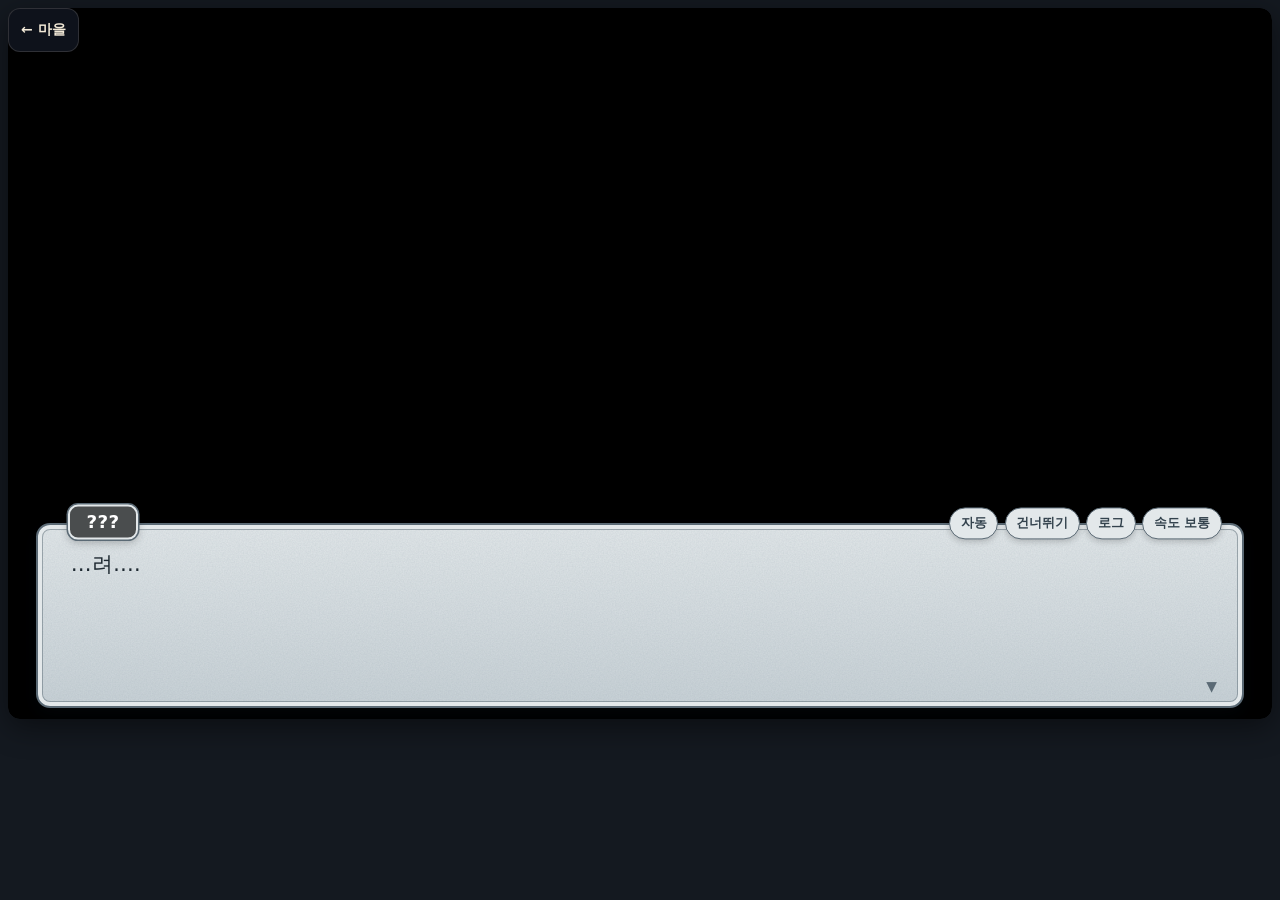
<file: index.html>
<!doctype html>
<html lang="ko">
<head>
<meta charset="utf-8">
<meta name="viewport" content="width=device-width, initial-scale=1, viewport-fit=cover">
<meta name="theme-color" content="#253B35">
<meta name="color-scheme" content="only light">
<title>TALELIA · 테일리아</title>
<style>html,body{margin:0;height:100%;background:#253B35;color:#F4ECD8;font-family:system-ui,'Malgun Gothic',sans-serif}
body{display:flex;align-items:center;justify-content:center;text-align:center}a{color:#D7B779}</style>
<script src="js/story/progress.js?v=1f4dce3c9d6a"></script>
<script>
/* 입구 (배포 빌드가 만듦 · 저장은 읽기만): 마을 구경을 끝낸 저장(stage.intro 참 · 클리어 · 뽑기 기록)이면 마을, 아니면 프롤로그
   저장이 없거나 망가졌거나 읽을 수 없으면 프롤로그 · 프롤로그는 중간 저장(talelia.story.progress)이 있으면 그 장면부터 · ?savekey 는 그대로 넘김 */
(function(){
  var q = new URLSearchParams(location.search), sk = q.get('savekey'), go = 'story.html', save = null;
  try{ var raw = localStorage.getItem(sk || 'talelia.gacha.v1'); if(raw != null) save = JSON.parse(raw); }catch(e){ save = null; }
  try{ if(window.TaleliaProgress && window.TaleliaProgress.started(save)) go = 'town.html'; }catch(e){}
  window.__entry = go;
  if(q.get('entry') === 'stay') return;   /* 시험용: 이동하지 않고 고른 곳만 남김 */
  location.replace(go + (sk ? '?savekey=' + encodeURIComponent(sk) : ''));
})();
</script>
</head>
<body><p>테일리아로 가는 중… <noscript>이 게임은 JavaScript 가 필요해요.</noscript><a href="story.html">바로 가기</a></p></body>
</html>
</file>
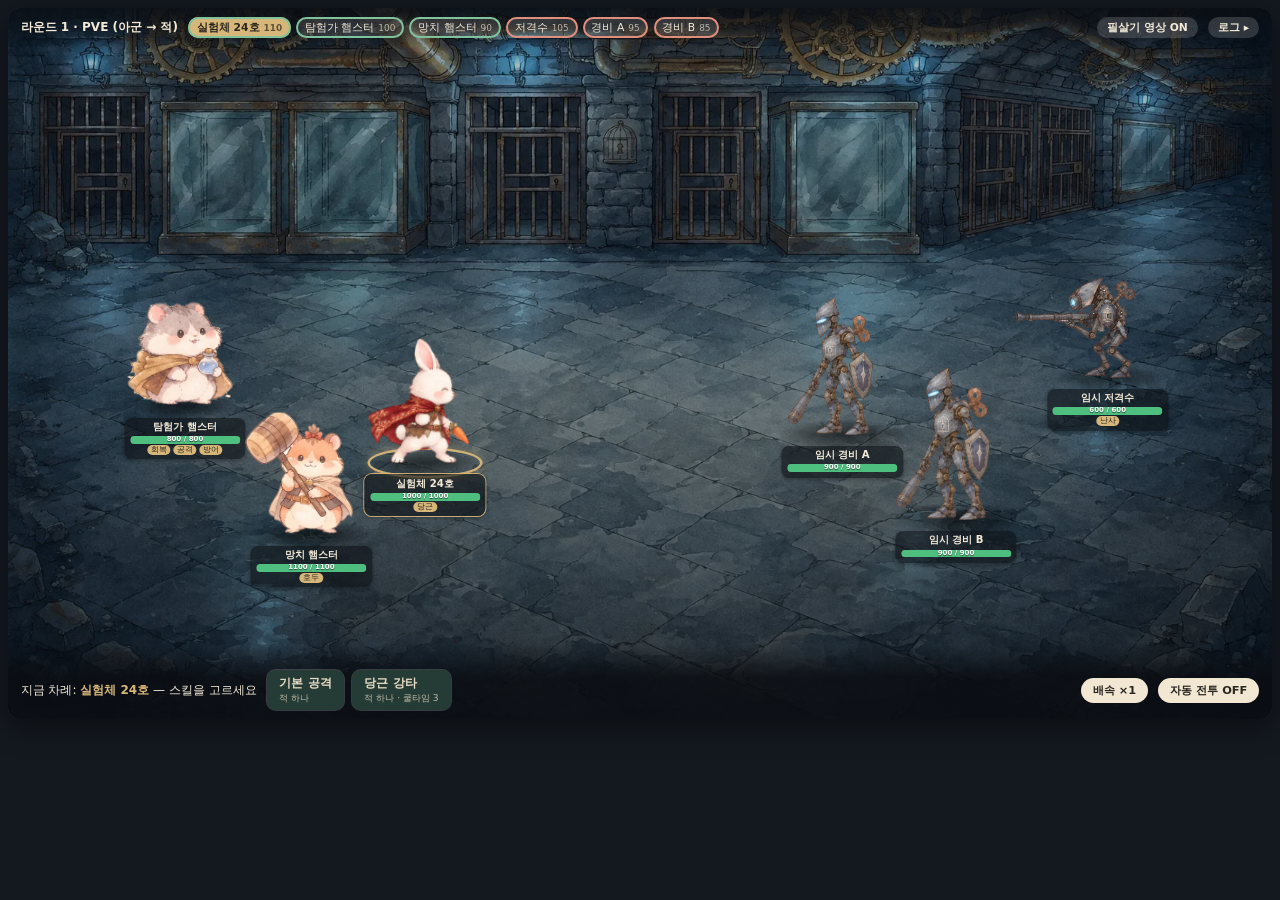
<file: battle.html>
<!doctype html>
<html lang="ko">
<head>
<meta charset="utf-8">
<meta name="viewport" content="width=device-width, initial-scale=1">
<meta name="theme-color" content="#253B35">
<meta name="color-scheme" content="only light">   <!-- 휴대폰 브라우저의 강제 다크 모드가 그림 · 색을 바꾸지 않게 (지인 배포 · 마을이 어둡게 보이던 문제) -->
<title data-dev-title="TALELIA 전투 프로토타입">TALELIA · 전투</title>
<script src="js/devmode.js?v=1f4dce3c9d6a"></script>
<!-- 턴제 전투 규칙 검증용 프로토타입 (그림 · 연출 최소)
     · 규칙 = js/battle/rules.js · 자동 행동 = js/battle/ai.js · 화면 = js/battle/view.js · 수치(모두 임시값) = data/battle-proto.js
     · 로그인 · 서버 호출 · 저장 없음. 이 폴더 안 파일만 읽습니다. 마을 화면(town.html)과 기존 게임 엔진은 건드리지 않습니다.
     · 주소 옵션: ?mode=pvp · ?seed=7 · ?auto=1 · ?speed=0|1|2|step
       필살기 영상: ?ultvideo=0|1 · ?ultvideorate=4 (시험용 배속) · ?ultvideosrc=경로 · ?ultvideodelay=ms (js/battle/view.js 머리말)
       이야기에서 온 전투: ?encounter=lab_guard_tutorial&return=story.html%3Fscene%3Dprologue_03 (구성 = data/battle-proto.js encounters · 끝나면 결과를 붙여 이야기로)
       던전 전투: ?dungeon=7&run=2026-11-18%23003&savekey=…&return=gacha.html%3Ftab%3Ddungeon (js/dungeon/rules.js · data/dungeon/floors.js · run 이 없으면 미리 보기)
       뽑기 편성으로 시험 전투: ?party=1&tier=normal&return=gacha.html%3Ftab%3Dparty (js/gacha/trial.js · data/gacha/trial.js · 끝나면 결과를 붙여 편성 탭으로)
       화면 비교용: ?bg=none (배경 없음 · 단색) · ?bgdim=0~1 (배경 어둡게) · ?shadow=0 (발밑 그림자 끔) · ?outline=1 (캐릭터 외곽 빛) -->

<script>
  // 시험용: 이 페이지에서 난 오류를 모아 둠 (tests/battle.test.html 이 읽음)
  window.__battleErrors = [];
  addEventListener('error', e => window.__battleErrors.push(String(e.message || e)));
  addEventListener('unhandledrejection', e => window.__battleErrors.push(String(e.reason)));
  (function(){ const ce = console.error; console.error = function(){ window.__battleErrors.push([].join.call(arguments, ' ')); return ce.apply(console, arguments); }; })();
</script>
<link rel="stylesheet" href="css/reset.css?v=1f4dce3c9d6a">
<link rel="stylesheet" href="css/variables.css?v=1f4dce3c9d6a">
<link rel="stylesheet" href="css/battle.css?v=1f4dce3c9d6a">
</head>
<body>
<main id="battle" class="bt">
  <!-- 전장: 16:9 · 창 크기에 맞춰 늘어남 · 배경 그림(없으면 단색) 위에 캐릭터가 바닥선에 섬 · 위/아래 표시는 전장 위에 겹침 -->
  <section class="bt-field" aria-label="전장">
    <div class="bt-bg" aria-hidden="true"></div>
    <div class="bt-units"></div>

    <header class="bt-hud bt-hud--top">
      <div id="btRound" class="bt-round"></div>
      <ol id="btQueue" class="bt-queue" aria-label="이번 라운드 남은 행동 순서"></ol>
      <span class="bt-temp" title="수치 · 일부 규칙이 확정되지 않았습니다" data-dev-only>임시값</span>
      <button type="button" id="btVideoToggle" class="bt-hud-btn" aria-pressed="true" title="24호 필살기 영상 켜기 · 끄기 (이 기기에 기억)">필살기 영상 ON</button>
      <button type="button" id="btLogToggle" class="bt-hud-btn" aria-controls="btLogBox" aria-expanded="false">로그 ▸</button>
    </header>

    <div class="bt-hud bt-hud--bottom">
      <div id="btTurn" class="bt-turn"></div>
      <div class="bt-actions"><div id="btSkills" class="bt-skills"></div><button type="button" id="btStep" class="bt-btn bt-step" hidden>다음 행동 ▶</button></div>
      <button type="button" id="btSpeed" class="bt-btn bt-speed" title="전투 배속 ×1 · ×2 (이 기기에 기억)">배속 ×1</button>
      <button type="button" id="btAuto" class="bt-btn bt-auto">자동 전투 OFF</button>
    </div>

    <aside id="btLogBox" class="bt-logbox" aria-label="전투 로그">
      <h2>전투 로그 <small data-dev-only>적용된 보정(후열 · 전열 · 강화)을 항상 표시</small></h2>
      <ol id="btLog" class="bt-log"></ol>
    </aside>
    <div id="btResult" class="bt-result" hidden></div>
  </section>

  <!-- 전장 아래 도구 줄 -->
  <section class="bt-toolbar" data-dev-only>
    <span class="bt-seg"><button type="button" class="bt-btn" data-mode="pve">PVE</button><button type="button" class="bt-btn" data-mode="pvp">PVP</button></span>
    <label class="bt-seed">시드 <input id="btSeed" type="number" min="1" step="1" value="1"></label>
    <button type="button" id="btRestart" class="bt-btn">재시작</button>
    <span class="bt-seg" title="자동 행동 속도"><button type="button" class="bt-btn" data-speed="step">한 단계</button><button type="button" class="bt-btn" data-speed="1">×1</button><button type="button" class="bt-btn" data-speed="2">×2</button><button type="button" class="bt-btn" data-speed="0">즉시</button></span>
    <div id="btAutos" class="bt-autos"></div>
  </section>
</main>
<script src="data/battle-proto.js?v=1f4dce3c9d6a"></script>
<script src="js/battle/rules.js?v=1f4dce3c9d6a"></script>
<script src="js/battle/ai.js?v=1f4dce3c9d6a"></script>
<script src="data/rigs/subject_24.js?v=1f4dce3c9d6a"></script>
<script src="data/rigs/subject_24_small.js?v=1f4dce3c9d6a"></script>
<script src="js/battle/rig.js?v=1f4dce3c9d6a"></script>
<script src="js/battle/rig-stage.js?v=1f4dce3c9d6a"></script>
<!-- 뽑기 편성으로 시험 전투 (?party=1 일 때만 씀 · 뽑기 저장은 읽기만) : 뽑기 데이터 · 규칙 · 시험 전투 상대 · 변환 · 뽑기 캐릭터 리그 데이터(그림은 쓸 때만 불러옴) -->
<script src="data/gacha/species.js?v=1f4dce3c9d6a"></script>
<script src="js/gacha/rules.js?v=1f4dce3c9d6a"></script>
<script src="js/gacha/passive.js?v=1f4dce3c9d6a"></script>
<script src="js/gacha/story-growth.js?v=1f4dce3c9d6a"></script>
<script src="data/gacha/equipment.js?v=1f4dce3c9d6a"></script>
<script src="js/gacha/gear.js?v=1f4dce3c9d6a"></script>
<script src="data/gacha/trial.js?v=1f4dce3c9d6a"></script>
<script src="js/gacha/trial.js?v=1f4dce3c9d6a"></script>
<!-- 던전 전투 (?dungeon=층 · E4 · 뽑기 저장은 읽기만) : 층 데이터 · 던전 규칙 -->
<script src="data/dungeon/floors.js?v=1f4dce3c9d6a"></script>
<script src="js/dungeon/rules.js?v=1f4dce3c9d6a"></script>
<script src="data/stage/chapter1.js?v=1f4dce3c9d6a"></script>
<script src="js/stage/rules.js?v=1f4dce3c9d6a"></script>
<script src="js/battle/fx-kit.js?v=1f4dce3c9d6a"></script>
<script src="data/rigs/_kit.js?v=1f4dce3c9d6a"></script>
<script src="data/rigs/farmer_rabbit.js?v=1f4dce3c9d6a"></script>
<script src="data/rigs/squirrel_slinger.js?v=1f4dce3c9d6a"></script>
<script src="data/rigs/mole_miner.js?v=1f4dce3c9d6a"></script>
<script src="data/rigs/duck_healer.js?v=1f4dce3c9d6a"></script>
<script src="data/rigs/turtle_guard.js?v=1f4dce3c9d6a"></script>
<script src="data/rigs/fox_mage.js?v=1f4dce3c9d6a"></script>
<script src="data/rigs/owl_sage.js?v=1f4dce3c9d6a"></script>
<script src="data/rigs/moon_rabbit.js?v=1f4dce3c9d6a"></script>
<script src="data/names.js?v=1f4dce3c9d6a"></script>
<script src="js/names.js?v=1f4dce3c9d6a"></script>
<script>TaleliaNames.applyFromStorage(new URLSearchParams(location.search).get("savekey") || undefined);</script>   <!-- 주인공 이름 (24호 → 엘피): 1-1 클리어 저장이면 표시 이름만 바꿈 -->
<script>(function(){ var b = document.getElementById("btVideoToggle"), N = window.TaleliaNames; if(b && N){ var s = N.readSave(new URLSearchParams(location.search).get("savekey") || undefined); b.title = N.nameOf("s24", s, "call") + " 필살기 영상 켜기 · 끄기 (이 기기에 기억)"; } })();</script>
<script src="js/battle/view.js?v=1f4dce3c9d6a"></script>
</body>
</html>
</file>
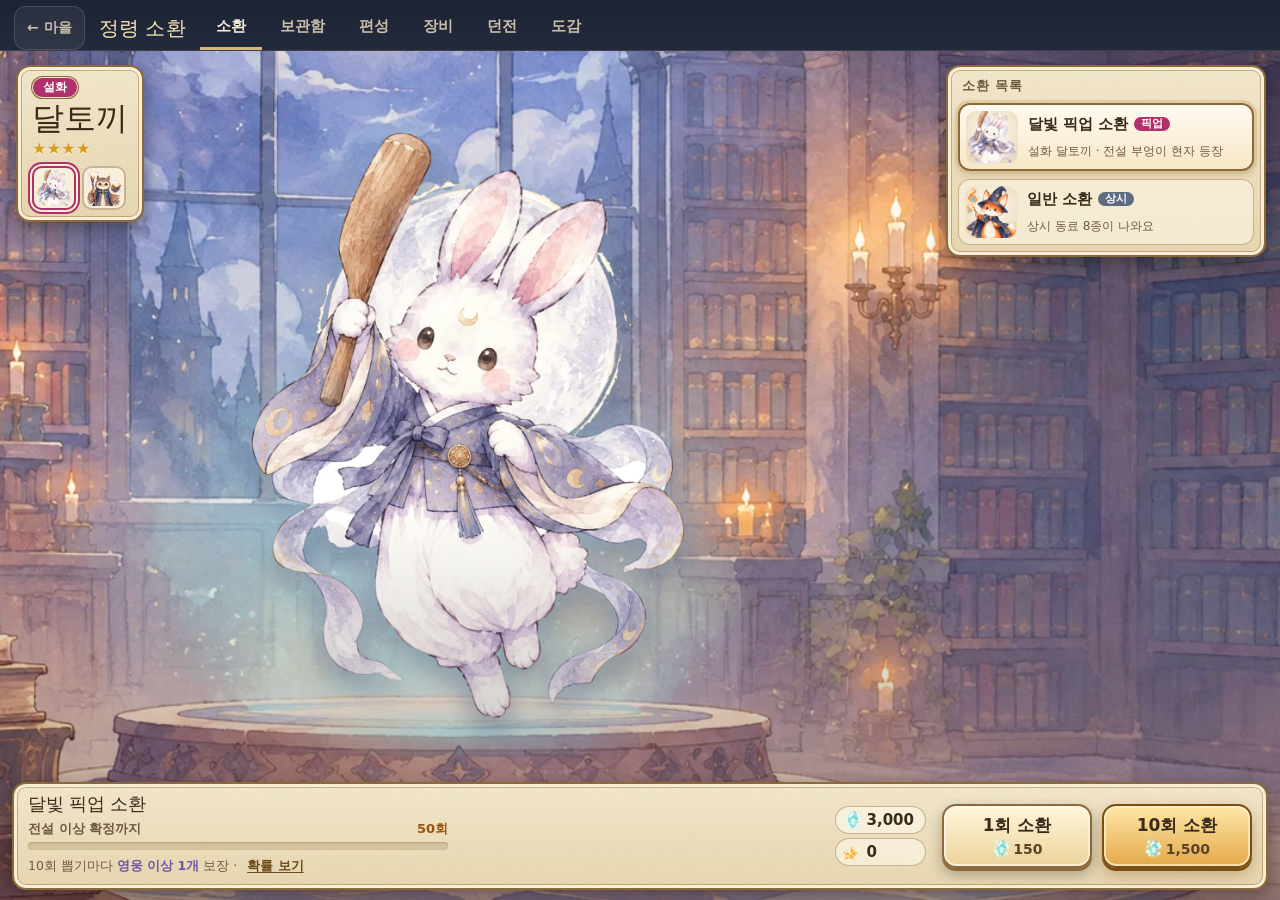
<file: gacha.html>
<!doctype html>
<html lang="ko">
<head>
<meta charset="utf-8">
<meta name="viewport" content="width=device-width, initial-scale=1, viewport-fit=cover">
<meta name="theme-color" content="#2a2238">
<meta name="color-scheme" content="only light">   <!-- 휴대폰 브라우저의 강제 다크 모드가 그림 · 색을 바꾸지 않게 (지인 배포 · 마을이 어둡게 보이던 문제) -->
<title data-dev-title="TALELIA 정령 소환 (프로토타입)">TALELIA · 정령 소환</title>
<script src="js/devmode.js?v=1f4dce3c9d6a"></script>
<!-- 뽑기 · 수집: 소환 화면 · 소환 연출(영상 → 컷인 → 카드) · 보관함 · 캐릭터 상세(강화 · 승급 · 초월) · 편성 · 도감
     · 상세 · 편성 = js/gacha/manage.js (리그가 있는 캐릭터는 상세에서 대기 동작 · 재생기 js/battle/rig.js 를 읽기만 함)
     · 규칙 = js/gacha/rules.js · 저장 = js/gacha/store.js (이 브라우저에만 · 서버 · Supabase 연결 없음) · 화면 = js/gacha/ui.js · 데이터 = data/gacha/species.js
     · 원본 게임 서버의 소환과 연결하지 않는 별도 로컬 프로토타입. 마을 · 이야기 · 전투 파일은 건드리지 않습니다.
     · 주소 옵션: ?dev=1 (개발용: 정령석 · 별의 조각 지급 · 초기화 · 내보내기/가져오기) · ?seed=7 (뽑기 결과 고정) · ?motion=reduce|full
                 ?savekey=이름 (다른 저장 키 · 시험용) · ?videorate=4 (소환 영상 배속 · 시험용) · ?videosrc=경로 (영상 실패 시험용) · ?cutinscale=0.2 (컷인 시간 배율 · 시험용) -->
<script>
  window.__gachaErrors = [];
  addEventListener('error', e => window.__gachaErrors.push(String(e.message || e)));
  addEventListener('unhandledrejection', e => window.__gachaErrors.push(String(e.reason)));
  (function(){ const ce = console.error; console.error = function(){ window.__gachaErrors.push([].join.call(arguments, ' ')); return ce.apply(console, arguments); }; })();
</script>
<link rel="stylesheet" href="css/reset.css?v=1f4dce3c9d6a">
<link rel="stylesheet" href="css/variables.css?v=1f4dce3c9d6a">
<link rel="stylesheet" href="css/gacha.css?v=1f4dce3c9d6a">
<link rel="stylesheet" href="css/topbar.css?v=1f4dce3c9d6a">
</head>
<body>
<div id="gacha" class="gc">
  <header class="gc-top">
    <a id="gcTown" class="tl-back" data-town href="town.html">← 마을</a>
    <a id="gcStageBack" class="tl-back gc-stageback" href="stage.html" hidden>스테이지로 →</a>
    <h1 class="gc-title">정령 소환</h1>
    <nav class="gc-tabs" role="tablist" aria-label="소환 메뉴">
      <button type="button" role="tab" id="tabPull" aria-controls="panelPull" aria-selected="true">소환</button>
      <button type="button" role="tab" id="tabBox" aria-controls="panelBox" aria-selected="false">보관함</button>
      <button type="button" role="tab" id="tabParty" aria-controls="panelParty" aria-selected="false">편성</button>
      <button type="button" role="tab" id="tabGear" aria-controls="panelGear" aria-selected="false">장비</button>
      <button type="button" role="tab" id="tabDungeon" aria-controls="panelDungeon" aria-selected="false">던전</button>
      <button type="button" role="tab" id="tabDex"aria-controls="panelDex" aria-selected="false">도감</button>
    </nav>
    <span class="gc-coin" id="gcTstoneChip" title="초월석 (스토리 캐릭터 승급 · 초월 재료)" hidden><i class="gc-coin__txt">초월석</i><b>0</b></span>
    <div class="gc-wallet" aria-label="보유 재화">
      <span class="gc-coin" title="정령석 (소환 재화)"><img class="gc-ico" data-ico="stone" alt="정령석"><b data-v="stones">0</b></span>
      <span class="gc-coin" title="별의 조각 (같은 성급 강화 재료 대신)"><img class="gc-ico" data-ico="shard" alt="별의 조각"><b data-v="shards">0</b></span>
      <span class="gc-coin gc-coin--gold" title="골드 (장비 강화에 씀 · 장비를 분해하면 받음)"><img class="gc-ico" src="images/items/icon_gold.webp" alt="골드" onerror="this.replaceWith(Object.assign(document.createElement('i'),{className:'gc-coin__txt',textContent:'골드'}))"><b data-v="gold">0</b></span>
    </div>
  </header>
  <p id="gcNotice" class="gc-notice" role="status" hidden></p>

  <!-- 소환 -->
  <section id="panelPull" class="gc-panel gc-scene" role="tabpanel" aria-labelledby="tabPull">
    <div class="gc-scene__bg" aria-hidden="true">
      <!-- 배경(원형 제단) 위에 픽업 캐릭터 · 위치는 배경 그림 기준 % -->
      <div class="gc-hero"><img id="gcHeroArt" alt=""></div>
    </div>
    <div class="gc-hero-plate gc-paper" id="gcHeroPlate">
      <span class="gc-hero-plate__rar" id="gcHeroRar"></span>
      <b class="gc-hero-plate__name" id="gcHeroName"></b>
      <span class="gc-hero-plate__stars" id="gcHeroStars"></span>
      <div class="gc-hero-plate__pick" id="gcHeroPick" role="group" aria-label="픽업 캐릭터 바꿔 보기"></div>
    </div>

    <aside class="gc-banners gc-paper" aria-label="소환 종류">
      <h2 class="gc-banners__title">소환 목록</h2>
      <div id="gcBannerList" class="gc-banners__list" role="radiogroup" aria-label="소환 종류 고르기"></div>
    </aside>

    <div class="gc-dock gc-paper">
      <div class="gc-dock__info">
        <p class="gc-dock__name" id="gcBannerName"></p>
        <div class="gc-pity">
          <div class="gc-pity__head"><span>전설 이상 확정까지</span><b id="gcPityLeft">50회</b></div>
          <div class="gc-pity__bar" role="progressbar" aria-label="천장 진행" aria-valuemin="0" aria-valuemax="50" aria-valuenow="0"><i id="gcPityBar"></i></div>
        </div>
        <p class="gc-hint">10회 뽑기마다 <b>영웅 이상 1개</b> 보장 · <button type="button" id="gcRatesBtn" class="gc-link">확률 보기</button></p>
      </div>
      <div class="gc-dock__wallet" aria-label="보유 재화">
        <span class="gc-coin" title="정령석 (소환 재화)"><img class="gc-ico" data-ico="stone" alt="정령석"><b id="gcStones" data-v="stones">0</b></span>
        <span class="gc-coin" title="별의 조각 (같은 성급 강화 재료 대신)"><img class="gc-ico" data-ico="shard" alt="별의 조각"><b id="gcShards" data-v="shards">0</b></span>
      </div>
      <div class="gc-dock__btns">
        <button type="button" id="gcPull1" class="gc-btn gc-btn--one"><span>1회 소환</span><small><img class="gc-ico" data-ico="stone" alt="정령석"> <b data-cost="single">150</b></small></button>
        <button type="button" id="gcPull10" class="gc-btn gc-btn--ten"><span>10회 소환</span><small><img class="gc-ico" data-ico="stone" alt="정령석"> <b data-cost="ten">1,500</b></small></button>
      </div>
      <p id="gcPullMsg" class="gc-msg" role="status"></p>
    </div>
  </section>

  <!-- 보관함 -->
  <section id="panelBox" class="gc-panel gc-page" role="tabpanel" aria-labelledby="tabBox" hidden>
    <div class="gc-bar">
      <div id="gcFilter" class="gc-filter" role="group" aria-label="등급 걸러 보기"></div>
      <label class="gc-sort">정렬 <select id="gcSort"><option value="rarity">등급순</option><option value="recent">최근 얻은 순</option><option value="name">이름순</option></select></label>
    </div>
    <p id="gcBoxCount" class="gc-count"></p>
    <div id="gcBox" class="gc-grid"></div>
  </section>

  <!-- 편성: 전열 3 · 후열 3 (오른쪽을 보고 싸우므로 전열이 오른쪽) -->
  <section id="panelParty" class="gc-panel gc-page" role="tabpanel" aria-labelledby="tabParty" hidden>
    <div class="gc-party">
      <div class="gc-party__head">
        <h2 class="gc-party__title">편성 <small id="gcPartyCount">0 / 6</small></h2>
        <p class="gc-party__power">전투력 합계 <b id="gcPartyPower">0</b></p>
        <button type="button" class="gc-btn gc-btn--small gc-btn--primary" id="gcPartyAuto" title="24호와 전투력이 높은 서로 다른 동료로 6칸을 채워요">자동 편성</button>
        <button type="button" class="gc-btn gc-btn--small" id="gcPartyClear">모두 빼기</button>
      </div>
      <div class="gc-formation" id="gcFormation">
        <div class="gc-formation__row" data-row="back"><h3>후열</h3><div class="gc-formation__slots"></div></div>
        <div class="gc-formation__row" data-row="front"><h3>전열</h3><div class="gc-formation__slots"></div></div>
      </div>
      <p class="gc-hint gc-party__hint" id="gcPartyHint">칸을 고른 뒤 아래 캐릭터를 누르면 넣어요 · 캐릭터만 누르면 추천 줄(전열 · 후열)의 빈칸에 들어가요 · 칸의 ✕ 로 빼요</p>
      <!-- 시험 전투: battle.html?party=1 (보상 없음 · 저장은 바뀌지 않음) · 전투에서는 1 · 2 · 3번 칸이 위 · 가운데 · 아래 줄 -->
      <div class="gc-trial" id="gcTrial">
        <div class="gc-trial__text"><b>시험 전투</b><span>이 편성으로 연습 전투를 해요 (보상 없음) · 전투에서는 1 · 2 · 3번 칸이 위 · 가운데 · 아래 줄이 돼요</span></div>
        <div id="gcTrialTier" class="gc-filter" role="group" aria-label="시험 전투 난이도"></div>
        <button type="button" class="gc-btn gc-btn--primary gc-btn--small" id="gcTrialGo">이 편성으로 시험 전투</button>
      </div>
      <div class="gc-bar"><div id="gcPartyFilter" class="gc-filter" role="group" aria-label="줄 추천으로 걸러 보기"></div></div>
      <div id="gcPartyPool" class="gc-grid gc-grid--pool"></div>
    </div>
  </section>

  <!-- 장비 (E5a): 목록 · 걸러 보기 · 정렬 · 장비 시트(강화 · 잠금 · 분해) · 분해 고르기 · js/gacha/gear-ui.js -->
  <section id="panelGear" class="gc-panel gc-page gc-gearpage" role="tabpanel" aria-labelledby="tabGear" hidden>
    <div class="gc-bar">
      <div id="gcGearSlot" class="gc-filter" role="group" aria-label="부위 걸러 보기"></div>
      <label class="gc-sort">정렬 <select id="gcGearSort"><option value="grade">등급순</option><option value="enh">강화순</option><option value="recent">최근 얻은 순</option><option value="slot">부위순</option></select></label>
    </div>
    <div class="gc-bar"><div id="gcGearGrade" class="gc-filter" role="group" aria-label="등급 걸러 보기"></div></div>
    <p id="gcGearCount" class="gc-count"></p>
    <div id="gcGearList" class="gc-grid gc-grid--gear"></div>
    <p id="gcGearEmpty" class="gc-hint gc-gear__empty" hidden>장비가 없어요. 던전에서 얻을 수 있어요 (1장을 끝내면 열려요).</p>
    <div id="gcGearBar" class="gc-gearbar"></div>
  </section>

  <!-- 도감 -->
  <!-- 던전 (E5c): 층 목록 · 입장(battle.html?dungeon=) · 돌아온 결과를 runId 로 한 번만 반영 · 끝나지 않은 전투 이어 보기 · js/gacha/dungeon-ui.js -->
  <section id="panelDungeon" class="gc-panel gc-page gc-dgpage" role="tabpanel" aria-labelledby="tabDungeon" hidden>
    <div class="gc-dg gc-paper gc-dglock" id="gcDgLock" hidden>
      <p><b>🔒 던전은 아직 잠겨 있어요</b></p>
      <p>1장(스테이지 1-1 ~ 1-6)을 끝내면 열려요. 1-6 을 처음 클리어하면 열립니다.</p>
      <button type="button" class="gc-btn gc-btn--primary" id="gcDgLockGo">스테이지로 가기</button>
    </div>
    <div class="gc-dg gc-paper">
      <p class="gc-dg__daily" id="gcDgDaily"></p>
      <div class="gc-dg__party"><span class="gc-dg__dots" id="gcDgDots"></span><span id="gcDgPower"></span><button type="button" class="gc-btn gc-btn--small" id="gcDgParty">편성 바꾸기</button></div>
    </div>
    <p id="gcDgNotice" class="gc-dg__notice" role="status" aria-live="polite" hidden><span id="gcDgNoticeText"></span> <button type="button" class="gc-btn gc-btn--small" id="gcDgNoticeGear" hidden>장비 보기</button></p>
    <ul id="gcDgOpen" class="gc-dg__open" aria-label="끝나지 않은 전투"></ul>
    <ul id="gcDgFloors" class="gc-dg__floors" role="listbox" aria-label="층 고르기"></ul>
    <p id="gcDgPity" class="gc-hint gc-dg__pity"></p>
    <div class="gc-dg__foot">
      <button type="button" class="gc-btn gc-btn--primary" id="gcDgEnter">입장</button>
      <p id="gcDgWhy" class="gc-dg__why" role="note"></p>
    </div>
  </section>

  <section id="panelDex" class="gc-panel gc-page" role="tabpanel" aria-labelledby="tabDex" hidden>
    <p id="gcDexCount" class="gc-count"></p>
    <div id="gcDex" class="gc-grid"></div>
  </section>

  <!-- 개발용 (?dev=1 일 때만) -->
  <section id="gcDev" class="gc-dev" hidden>
    <h2>개발용</h2>
    <div class="gc-dev__row">
      <button type="button" class="gc-btn gc-btn--small" data-dev="stones">정령석 +3,000</button>
      <button type="button" class="gc-btn gc-btn--small" data-dev="shards">별의 조각 +5</button>
      <button type="button" class="gc-btn gc-btn--small" data-dev="tstones">초월석 +50</button>
      <button type="button" class="gc-btn gc-btn--small" data-dev="gold">골드 +5,000</button>
      <button type="button" class="gc-btn gc-btn--small" data-dev="gear">장비 6개</button>
      <button type="button" class="gc-btn gc-btn--small" data-dev="export">내보내기</button>
      <button type="button" class="gc-btn gc-btn--small" data-dev="import">가져오기</button>
      <button type="button" class="gc-btn gc-btn--small gc-btn--danger" data-dev="reset">저장 초기화</button>
    </div>
    <textarea id="gcDevText" rows="4" aria-label="저장 내용 (내보내기 · 가져오기)"></textarea>
  </section>

  <!-- 소환 연출: 영상 → 빛 → 컷인 → 결과 카드 -->
  <div id="gcShow" class="gc-show" role="dialog" aria-modal="true" aria-label="소환 연출" hidden>
    <div class="gc-show__video"><img class="gc-show__poster" alt=""></div>
    <div class="gc-show__fx" aria-hidden="true"><i></i><i></i><i></i></div>
    <div class="gc-show__flash" aria-hidden="true"></div>
    <div class="gc-cutin" aria-live="polite">
      <div class="gc-cutin__glow"></div>
      <div class="gc-cutin__sparks" aria-hidden="true"></div>
      <img class="gc-cutin__art" alt="">
      <div class="gc-cutin__plate"><span class="gc-cutin__rar"></span><b class="gc-cutin__name"></b><span class="gc-cutin__stars"></span><span class="gc-cutin__new">NEW</span></div>
    </div>
    <span class="gc-show__skip">눌러서 건너뛰기</span>
  </div>

  <!-- 결과 카드 -->
  <div id="gcResult" class="gc-result" role="dialog" aria-modal="true" aria-label="소환 결과" hidden>
    <div class="gc-result__body"><div id="gcResGrid" class="gc-res"></div></div>
    <div class="gc-result__foot">
      <p class="gc-result__note" id="gcResNote" role="status" hidden><span id="gcResNoteText"></span><button type="button" id="gcResAuto" class="gc-btn gc-btn--small" hidden>자동 편성</button></p>
      <span class="gc-result__hint" id="gcResHint">눌러서 모두 펼치기</span>
      <div class="gc-result__btns" hidden>
        <button type="button" id="gcResAgain1" class="gc-btn gc-btn--small">1회 더 <small><img class="gc-ico" data-ico="stone" alt="정령석"> <b data-cost="single">150</b></small></button>
        <button type="button" id="gcResAgain10" class="gc-btn gc-btn--small">10회 더 <small><img class="gc-ico" data-ico="stone" alt="정령석"> <b data-cost="ten">1,500</b></small></button>
        <button type="button" id="gcResClose" class="gc-btn gc-btn--small gc-btn--primary">확인</button>
      </div>
    </div>
    <p class="gc-live" id="gcResLive" aria-live="polite"></p>
  </div>

  <!-- 캐릭터 상세: 무대(리그 대기 동작 · 없으면 카드 그림) · 능력치 · 스킬 · 강화 · 승급 · 초월 -->
  <div id="gcDetail" class="gc-detail" role="dialog" aria-modal="true" aria-labelledby="gcDtName" hidden>
    <div class="gc-detail__box">
      <button type="button" class="gc-detail__close" id="gcDtClose" aria-label="닫기">✕</button>
      <div class="gc-detail__stage" id="gcDtStage">
        <canvas id="gcDtCanvas" aria-hidden="true"></canvas>
        <img id="gcDtArt" alt="">
        <div class="gc-detail__fx" id="gcDtFx" aria-hidden="true"></div>
      </div>
      <div class="gc-detail__info">
        <header class="gc-detail__head">
          <span class="gc-detail__rar" id="gcDtRar"></span>
          <h2 class="gc-detail__name" id="gcDtName"></h2>
          <div class="gc-detail__meta"><span id="gcDtStars"></span><b id="gcDtEnh"></b><span class="gc-detail__tr" id="gcDtTr"></span></div>
          <p class="gc-detail__sub" id="gcDtSub"></p>
          <label class="gc-detail__lock"><input type="checkbox" id="gcDtLock"> 잠금 (재료로 쓰지 않음)</label>
        </header>
        <table class="gc-stats" aria-label="능력치"><tbody id="gcDtStats"></tbody></table>
        <p class="gc-gearset" id="gcDtSet" hidden></p>
        <div class="gc-gslots" id="gcDtGear" role="group" aria-label="장착한 장비"></div>
        <div class="gc-skills" id="gcDtSkills"></div>
        <div class="gc-grow">
          <div class="gc-grow__tabs" role="tablist" aria-label="성장">
            <button type="button" role="tab" data-grow="enhance" aria-selected="true">강화</button>
            <button type="button" role="tab" data-grow="promote" aria-selected="false">승급</button>
            <button type="button" role="tab" data-grow="transcend" aria-selected="false">초월</button>
          </div>
          <p class="gc-grow__desc" id="gcGrowDesc"></p>
          <div class="gc-grow__pick" id="gcGrowPick" role="listbox" aria-label="재료 고르기"></div>
          <div class="gc-grow__foot">
            <p class="gc-grow__sel" id="gcGrowSel" role="status"></p>
            <button type="button" class="gc-btn gc-btn--primary" id="gcGrowGo" disabled>강화하기</button>
          </div>
          <p class="gc-grow__result" id="gcGrowResult" role="status" aria-live="polite"></p>
        </div>
      </div>
    </div>
  </div>

  <!-- 재료 확인 (사라지는 캐릭터 · 성공률) -->
  <div id="gcConfirm" class="gc-sheet" role="dialog" aria-modal="true" aria-labelledby="gcCfTitle" hidden>
    <div class="gc-sheet__box gc-confirm">
      <h2 id="gcCfTitle">재료로 쓸까요?</h2>
      <div id="gcCfBody" class="gc-confirm__body"></div>
      <div class="gc-confirm__btns"><button type="button" class="gc-btn gc-btn--small" id="gcCfNo">그만두기</button><button type="button" class="gc-btn gc-btn--small gc-btn--primary" id="gcCfYes">쓰기</button></div>
    </div>
  </div>

  <!-- 확률표 -->
  <div id="gcRates" class="gc-sheet" role="dialog" aria-modal="true" aria-labelledby="gcRatesTitle" hidden>
    <div class="gc-sheet__box">
      <header><h2 id="gcRatesTitle">소환 확률</h2><button type="button" class="gc-btn gc-btn--small" id="gcRatesClose">닫기</button></header>
      <table class="gc-rates"><thead><tr><th>등급</th><th>확률</th><th>캐릭터 (한 종류 확률)</th></tr></thead><tbody id="gcRatesBody"></tbody></table>
      <p class="gc-hint">10회 소환마다 영웅 이상 1개 보장 (10장 모두 영웅 미만이면 마지막 장을 영웅 이상으로) · 50회째 전설 이상 확정 · 스토리 캐릭터는 나오지 않음 · 지금은 모든 소환이 같은 확률</p>
    </div>
  </div>
  <!-- 장비 시트 (E5a) -->
  <div id="gcGearSheet" class="gc-sheet gc-sheet--gear" role="dialog" aria-modal="true" aria-labelledby="gcGsTitle" hidden>
    <div class="gc-sheet__box gc-gs"></div>
  </div>
  <!-- 장비 고르기 (E5b): 캐릭터 상세의 칸 → 같은 부위 장비 목록 · 장비 시트 → 캐릭터 목록 -->
  <div id="gcGearPick" class="gc-sheet gc-sheet--gear" role="dialog" aria-modal="true" aria-labelledby="gcPkTitle" hidden>
    <div class="gc-sheet__box gc-gs gc-pk"></div>
  </div>
  <!-- 분해 확인 -->
  <div id="gcGearConfirm" class="gc-sheet" role="dialog" aria-modal="true" aria-labelledby="gcGcTitle" hidden>
    <div class="gc-sheet__box gc-confirm">
      <h2 id="gcGcTitle">분해할까요?</h2>
      <div id="gcGcBody" class="gc-gc__body"></div>
      <div class="gc-confirm__btns"><button type="button" class="gc-btn gc-btn--small" id="gcGcNo">그만두기</button><button type="button" class="gc-btn gc-btn--small gc-btn--danger" id="gcGcYes">분해</button></div>
    </div>
  </div>
  <div id="gcToast" class="gc-toast" role="status" hidden></div>
</div>
<script src="js/topbar.js?v=1f4dce3c9d6a"></script>
<script src="data/gacha/species.js?v=1f4dce3c9d6a"></script>
<script src="data/gacha/equipment.js?v=1f4dce3c9d6a"></script>
<script src="data/dungeon/floors.js?v=1f4dce3c9d6a"></script>
<script src="js/gacha/rules.js?v=1f4dce3c9d6a"></script>
<script src="js/gacha/passive.js?v=1f4dce3c9d6a"></script>
<script src="js/gacha/story-growth.js?v=1f4dce3c9d6a"></script>
<script src="js/gacha/store.js?v=1f4dce3c9d6a"></script>
<script src="js/gacha/gear.js?v=1f4dce3c9d6a"></script>
<script src="js/dungeon/rules.js?v=1f4dce3c9d6a"></script>
<script src="data/names.js?v=1f4dce3c9d6a"></script>
<script src="js/names.js?v=1f4dce3c9d6a"></script>
<script>TaleliaNames.applyFromStorage(new URLSearchParams(location.search).get("savekey") || undefined);</script>   <!-- 주인공 이름 (24호 → 엘피): 1-1 클리어 저장이면 표시 이름만 바꿈 -->
<script src="js/gacha/ui.js?v=1f4dce3c9d6a"></script>
<!-- 상세 화면의 대기 동작 (전투 리그 재생기와 리그 데이터를 읽기만 함 · 그림은 상세를 열 때 불러옴) -->
<script src="js/battle/rig.js?v=1f4dce3c9d6a"></script>
<script src="js/battle/fx-kit.js?v=1f4dce3c9d6a"></script>   <!-- 리그의 코드로 그리는 층(다람쥐 끈 · 달토끼 궤적)이 씀 -->
<script src="data/rigs/_kit.js?v=1f4dce3c9d6a"></script>
<script src="data/rigs/subject_24.js?v=1f4dce3c9d6a"></script>
<script src="data/rigs/farmer_rabbit.js?v=1f4dce3c9d6a"></script>
<script src="data/rigs/squirrel_slinger.js?v=1f4dce3c9d6a"></script>
<script src="data/rigs/mole_miner.js?v=1f4dce3c9d6a"></script>
<script src="data/rigs/duck_healer.js?v=1f4dce3c9d6a"></script>
<script src="data/rigs/turtle_guard.js?v=1f4dce3c9d6a"></script>
<script src="data/rigs/fox_mage.js?v=1f4dce3c9d6a"></script>
<script src="data/rigs/owl_sage.js?v=1f4dce3c9d6a"></script>
<script src="data/rigs/moon_rabbit.js?v=1f4dce3c9d6a"></script>
<script src="data/gacha/trial.js?v=1f4dce3c9d6a"></script>
<script src="js/gacha/gear-ui.js?v=1f4dce3c9d6a"></script>
<script src="js/gacha/manage.js?v=1f4dce3c9d6a"></script>
<script src="data/stage/chapter1.js?v=1f4dce3c9d6a"></script>
<script src="js/stage/rules.js?v=1f4dce3c9d6a"></script>
<script src="js/gacha/dungeon-ui.js?v=1f4dce3c9d6a"></script>
<script src="js/stage/reward-fix.js?v=1f4dce3c9d6a"></script>
</body>
</html>
</file>
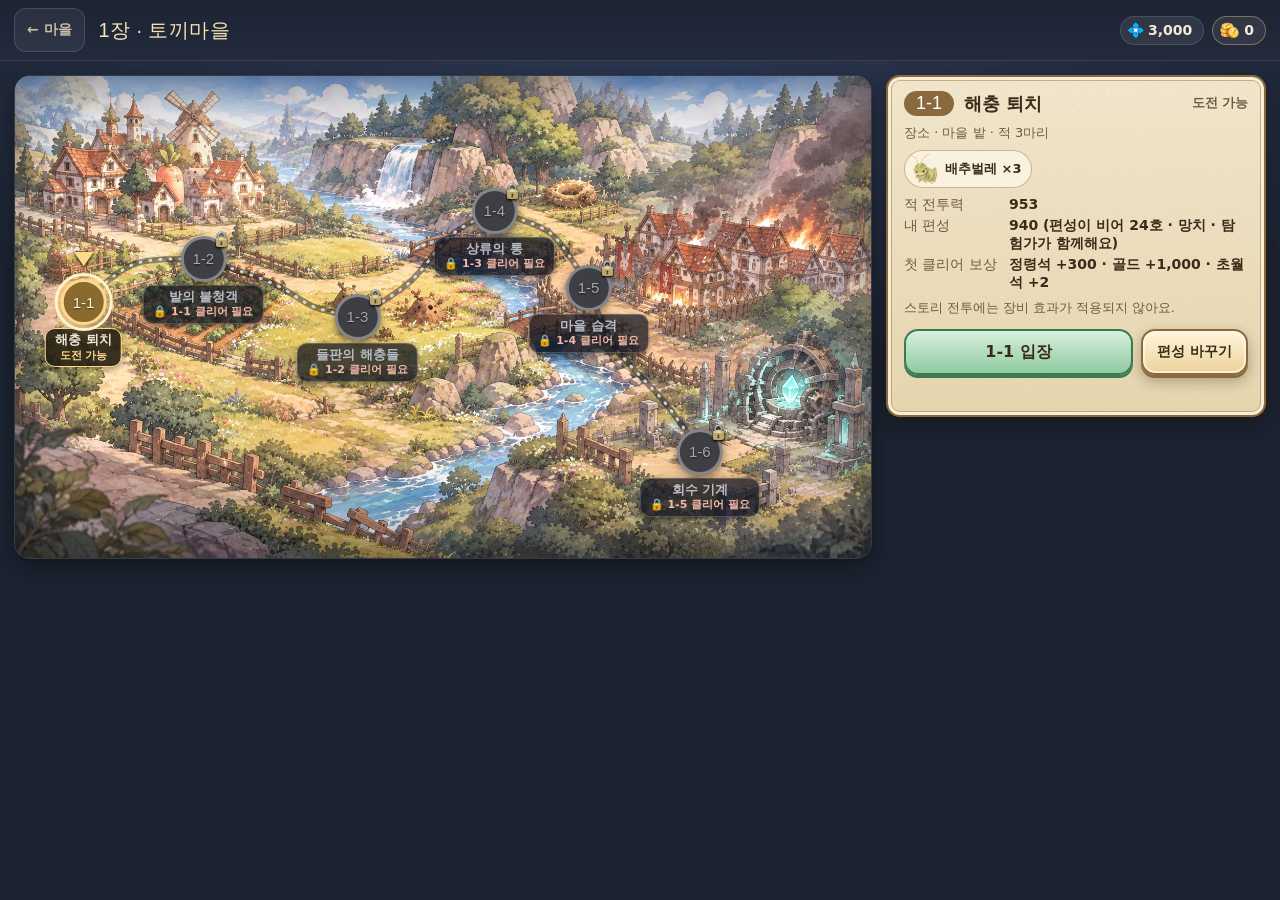
<file: stage.html>
<!doctype html>
<html lang="ko">
<head>
<meta charset="utf-8">
<meta name="viewport" content="width=device-width, initial-scale=1, viewport-fit=cover">
<meta name="theme-color" content="#2a2238">
<meta name="color-scheme" content="only light">   <!-- 휴대폰 브라우저의 강제 다크 모드가 그림 · 색을 바꾸지 않게 (지인 배포 · 마을이 어둡게 보이던 문제) -->
<title data-dev-title="TALELIA 스테이지 (프로토타입)">TALELIA · 스테이지</title>
<script src="js/devmode.js?v=1f4dce3c9d6a"></script>
<!-- 스테이지 (S4 · docs/design/stage-system.md): 1장 지도 · 스테이지 시트 · 입장(story.html 전후 대사 → battle.html?stage=) · 돌아온 결과를 runId 로 한 번만 반영 · 안내 ② ③
     · 규칙 = js/stage/rules.js · 데이터 = data/stage/chapter1.js · 저장 = 뽑기 저장 v4 의 stage (js/gacha/store.js · 이 브라우저에만 · 서버 연결 없음) · 화면 = js/stage/ui.js
     · 주소 옵션: ?savekey=이름 (다른 저장 키 · 시험용) · ?now=2026-11-22T12:00:00 (시험용 시계)
     · 돌아오는 주소: ?stage=1-1&run=runId&result=win|lose|draw|error (story.html · battle.html 에서) -->
<script>
  window.__stageErrors = [];
  addEventListener('error', e => window.__stageErrors.push(String(e.message || e)));
  addEventListener('unhandledrejection', e => window.__stageErrors.push(String(e.reason)));
  (function(){ const ce = console.error; console.error = function(){ window.__stageErrors.push([].join.call(arguments, ' ')); return ce.apply(console, arguments); }; })();
</script>
<link rel="stylesheet" href="css/reset.css?v=1f4dce3c9d6a">
<link rel="stylesheet" href="css/variables.css?v=1f4dce3c9d6a">
<link rel="stylesheet" href="css/gacha.css?v=1f4dce3c9d6a">
<link rel="stylesheet" href="css/topbar.css?v=1f4dce3c9d6a">
<link rel="stylesheet" href="css/stage.css?v=1f4dce3c9d6a">
</head>
<body class="sg-body">
<div id="stage" class="sg">
  <header class="sg-top">
    <a id="sgTown" class="tl-back" data-town href="town.html">← 마을</a>
    <h1 class="sg-title" id="sgTitle">스테이지</h1>
    <div class="sg-wallet" aria-label="보유 재화">
      <span class="gc-coin" title="정령석"><span aria-hidden="true">💠</span><b id="sgStones">0</b></span>
      <span class="gc-coin gc-coin--gold" title="골드"><img class="gc-ico" src="images/items/icon_gold.webp" alt="" onerror="this.replaceWith(Object.assign(document.createElement('i'),{className:'gc-coin__txt',textContent:'골드'}))"><b id="sgGold">0</b></span>
    </div>
  </header>

  <div id="sgNotice" class="sg-notice" role="status" aria-live="polite" hidden>
    <p id="sgNoticeText"></p>
    <p id="sgNoticeSub" class="sg-notice__sub" hidden></p>
    <div id="sgNoticeActs" class="sg-notice__acts"></div>
  </div>

  <ul id="sgOpen" class="sg-open" aria-label="끝나지 않은 전투" hidden></ul>

  <main class="sg-main">
    <!-- 월드맵: 16:9 틀 안에 배경 그림 + 길(SVG) + 노드(버튼) · 배치는 js/stage/map-layout.js (% 좌표) · 그림이 없으면 임시 배경 -->
    <section class="sg-map" id="sgMap" aria-label="1장 지도">
      <div class="sg-world" id="sgWorld">
        <img class="sg-world__bg" id="sgMapBg" alt="" draggable="false" hidden>
        <svg class="sg-paths" id="sgPaths" viewBox="0 0 1600 900" preserveAspectRatio="none" aria-hidden="true" focusable="false"></svg>
        <ol id="sgNodes" class="sg-nodes"></ol>
        <div class="sg-grid" id="sgGrid" data-dev-only aria-hidden="true" hidden></div>
      </div>
    </section>

    <section id="sgSheet" class="sg-sheet gc-paper" aria-label="스테이지 정보" aria-live="polite">
      <header class="sg-sheet__head"><b id="sgShNo"></b><h2 id="sgShTitle"></h2><span id="sgShState" class="sg-state"></span></header>
      <p id="sgShPlace" class="sg-sheet__place"></p>
      <ul id="sgShEnemies" class="sg-enemies" aria-label="나오는 적"></ul>
      <dl class="sg-dl">
        <dt>적 전투력</dt><dd id="sgShEnemyPower"></dd>
        <dt>내 편성</dt><dd id="sgShMyPower"></dd>
        <dt>첫 클리어 보상</dt><dd id="sgShReward"></dd>
      </dl>
      <p class="sg-hint">스토리 전투에는 장비 효과가 적용되지 않아요.</p>
      <div id="sgBar" class="sg-bar">
      <div class="sg-sheet__acts">
        <button type="button" class="gc-btn gc-btn--primary" id="sgEnter">입장</button>
        <button type="button" class="gc-btn" id="sgSkip" hidden>대사 건너뛰고 전투</button>
        <button type="button" class="gc-btn gc-btn--small" id="sgParty">편성 바꾸기</button>
      </div>
      <p id="sgWhy" class="sg-why" role="note"></p>
      </div>
    </section>
  </main>

  <div id="sgGuide" class="sg-guide" role="dialog" aria-modal="true" aria-labelledby="sgGuideTitle" hidden>
    <div class="sg-guide__box gc-paper">
      <h2 id="sgGuideTitle"></h2>
      <div id="sgGuideBody"></div>
      <div id="sgGuideActs" class="sg-guide__acts"></div>
    </div>
  </div>
</div>

<script src="js/topbar.js?v=1f4dce3c9d6a"></script>
<script src="data/gacha/species.js?v=1f4dce3c9d6a"></script>
<script src="js/gacha/rules.js?v=1f4dce3c9d6a"></script>
<script src="js/gacha/store.js?v=1f4dce3c9d6a"></script>
<script src="data/stage/chapter1.js?v=1f4dce3c9d6a"></script>
<script src="js/stage/rules.js?v=1f4dce3c9d6a"></script>
<script src="js/stage/reward-fix.js?v=1f4dce3c9d6a"></script>
<script src="data/names.js?v=1f4dce3c9d6a"></script>
<script src="js/names.js?v=1f4dce3c9d6a"></script>
<script>TaleliaNames.applyFromStorage(new URLSearchParams(location.search).get("savekey") || undefined);</script>   <!-- 주인공 이름 (24호 → 엘피): 1-1 클리어 저장이면 표시 이름만 바꿈 -->
<script src="js/stage/map-layout.js?v=1f4dce3c9d6a"></script>
<script src="js/stage/ui.js?v=1f4dce3c9d6a"></script>
</body>
</html>
</file>
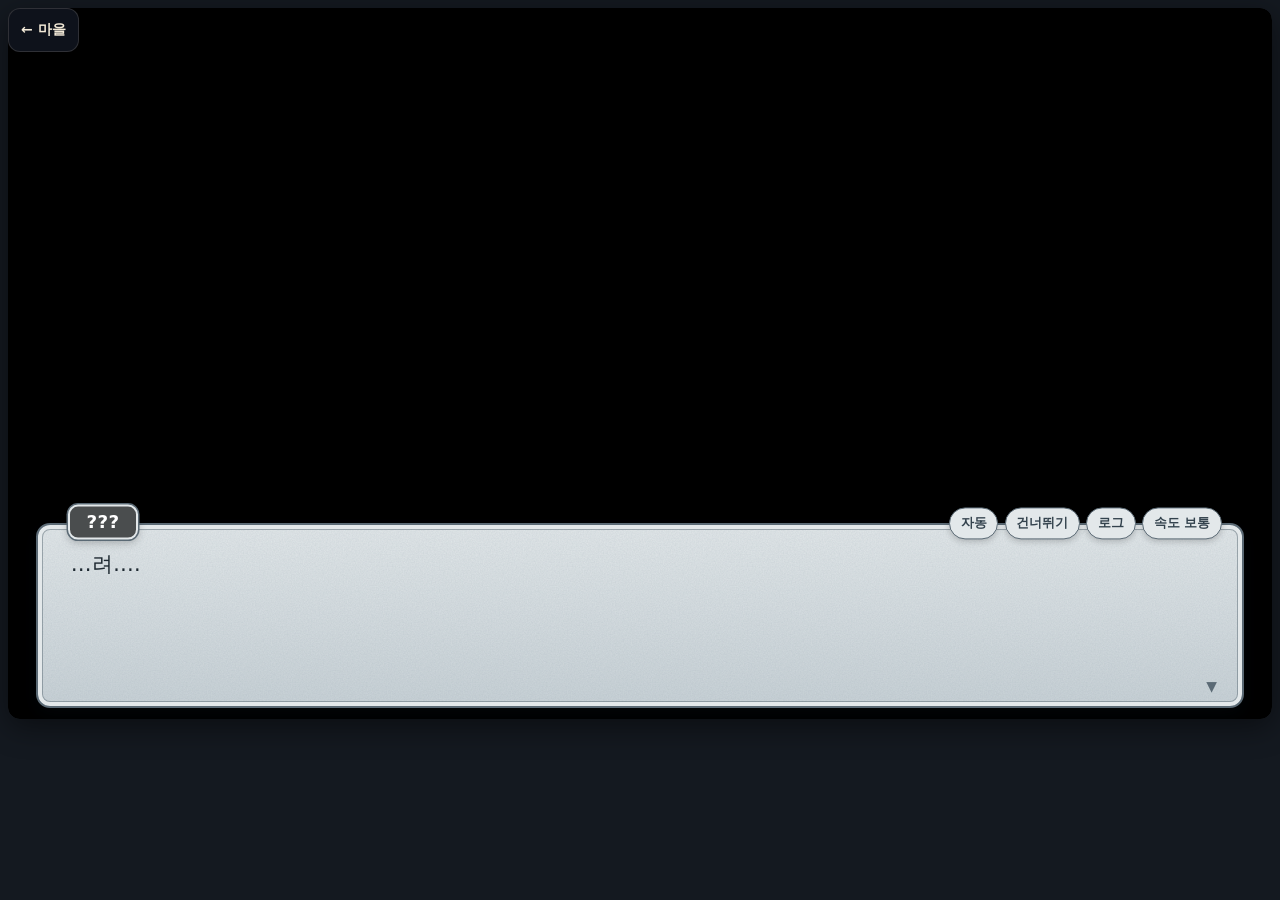
<file: story.html>
<!doctype html>
<html lang="ko">
<head>
<meta charset="utf-8">
<meta name="viewport" content="width=device-width, initial-scale=1, viewport-fit=cover">
<meta name="theme-color" content="#253B35">
<meta name="color-scheme" content="only light">   <!-- 휴대폰 브라우저의 강제 다크 모드가 그림 · 색을 바꾸지 않게 (지인 배포 · 마을이 어둡게 보이던 문제) -->
<title data-dev-title="TALELIA 대화 장면 프로토타입">TALELIA · 이야기</title>
<script src="js/devmode.js?v=1f4dce3c9d6a"></script>
<!-- 스토리 대화 장면 1단계 (대본 읽기 · 대화창 · 표정 그림 무대)
     · 대본 읽기 = js/story/parser.js · 무대 = js/story/stage.js · 대화창 = js/story/dialog.js · 진행 = js/story/player.js
     · 등장인물 · 표정 · 배경 표 = data/story/cast.js · 대본 = data/story/scenes/*.js
     · 로그인 · 서버 호출 · 저장 없음 (글자 속도만 이 기기에 기억). 이 폴더 안 파일만 읽습니다.
       마을(town.html) · 전투(battle.html) 파일과 전투 규칙 코드는 건드리지 않습니다. 컷은 그림 또는 자리표시 카드 · 전투는 cast.js battles 표에 있으면 battle.html 로 다녀옴 (없으면 자리표시 카드).
     · 장면 목록 첫 장면 = prologue_01 (프롤로그 → 예시 대본 순). 다른 장면은 아래 도구 줄에서 고름
     · 주소 옵션: ?scene=demo_lab · ?tone=lab|base · ?auto=1 · ?text=instant · ?motion=reduce|full -->

<script>
  // 시험용: 이 페이지에서 난 오류를 모아 둠 (tests/story.test.html 이 읽음)
  window.__storyErrors = [];
  addEventListener('error', e => window.__storyErrors.push(String(e.message || e)));
  addEventListener('unhandledrejection', e => window.__storyErrors.push(String(e.reason)));
  (function(){ const ce = console.error; console.error = function(){ window.__storyErrors.push([].join.call(arguments, ' ')); return ce.apply(console, arguments); }; })();
</script>
<link rel="stylesheet" href="css/reset.css?v=1f4dce3c9d6a">
<link rel="stylesheet" href="css/variables.css?v=1f4dce3c9d6a">
<link rel="stylesheet" href="css/story.css?v=1f4dce3c9d6a">
<link rel="stylesheet" href="css/topbar.css?v=1f4dce3c9d6a">
</head>
<body>
<main class="st-page">
  <!-- 마을로 (H4): 스테이지 진행 중(?run=)이면 묻고 감 · 진행 중인 판은 저장에 남아 스테이지 화면에서 이어서 할 수 있음 -->
  <a id="stTown" class="tl-back tl-back--float" data-town data-confirm-if="run" data-confirm="대사를 그만두고 마을로 갈까요? 진행 중인 스테이지는 스테이지 화면의 [이어서 하기]로 남아요." href="town.html">← 마을</a>
  <!-- 무대: 넓은 화면 = 16:9 · 세로 화면 = 화면 가득. 배경 → 캐릭터 → 대화창 → 로그 · 카드 순으로 겹침 -->
  <section id="story" class="st" data-tone="base" tabindex="0" aria-label="대화 장면. 클릭하거나 Space · Enter 로 넘깁니다. A 자동 진행, L 지난 대사.">
    <div class="st-bg" aria-hidden="true"></div>
    <div class="st-cast" aria-hidden="true"></div>

    <div class="st-box">
      <div class="st-plate" hidden></div>
      <div class="st-ctrl">
        <button type="button" id="stAuto" class="st-cbtn" aria-pressed="false" title="자동 진행 (A)">자동</button>
        <button type="button" id="stSkip" class="st-cbtn" title="다음 전투 · 컷 · 장면 끝까지 건너뛰기">건너뛰기</button>
        <button type="button" id="stLogBtn" class="st-cbtn" aria-controls="stLog" aria-expanded="false" title="지난 대사 (L)">로그</button>
        <button type="button" id="stSpeed" class="st-cbtn" title="글자 · 자동 진행 속도">속도 보통</button>
      </div>
      <p class="st-text" aria-hidden="true"></p>
      <span class="st-next" aria-hidden="true" hidden>▼</span>
    </div>
    <p class="st-live" aria-live="polite"></p>

    <aside id="stLog" class="st-log" aria-label="지난 대사" hidden>
      <div class="st-log__panel">
        <header><h2>지난 대사</h2><button type="button" id="stLogClose" class="st-cbtn">닫기 (Esc)</button></header>
        <ol></ol>
      </div>
    </aside>
    <div class="st-card" hidden></div>
  </section>

  <!-- 무대 아래 도구 줄 (프로토타입 확인용) -->
  <section class="st-tools" data-dev-only>
    <label>장면 <select id="stScene"></select></label>
    <label>톤 <select id="stTone"><option value="">대본대로</option><option value="base">기본(양피지)</option><option value="lab">연구소</option></select></label>
    <button type="button" id="stRestart" class="st-tbtn">다시 시작</button>
    <button type="button" id="stWarnBtn" class="st-tbtn" aria-controls="stWarnList">대본 경고 0</button>
    <pre id="stWarnList" class="st-warn" hidden></pre>
  </section>
</main>
<script src="js/topbar.js?v=1f4dce3c9d6a"></script>
<script src="data/story/cast.js?v=1f4dce3c9d6a"></script>
<script src="data/story/scenes/prologue.js?v=1f4dce3c9d6a"></script>
<script src="data/story/scenes/chapter1.js?v=1f4dce3c9d6a"></script>
<script src="data/story/scenes/demo.js?v=1f4dce3c9d6a"></script>
<script src="js/story/parser.js?v=1f4dce3c9d6a"></script>
<script src="js/story/stage.js?v=1f4dce3c9d6a"></script>
<script src="js/story/dialog.js?v=1f4dce3c9d6a"></script>
<script src="js/story/fx.js?v=1f4dce3c9d6a"></script>
<script src="data/names.js?v=1f4dce3c9d6a"></script>
<script src="js/names.js?v=1f4dce3c9d6a"></script>
<script src="js/story/progress.js?v=1f4dce3c9d6a"></script>
<script src="js/story/player.js?v=1f4dce3c9d6a"></script>
</body>
</html>
</file>
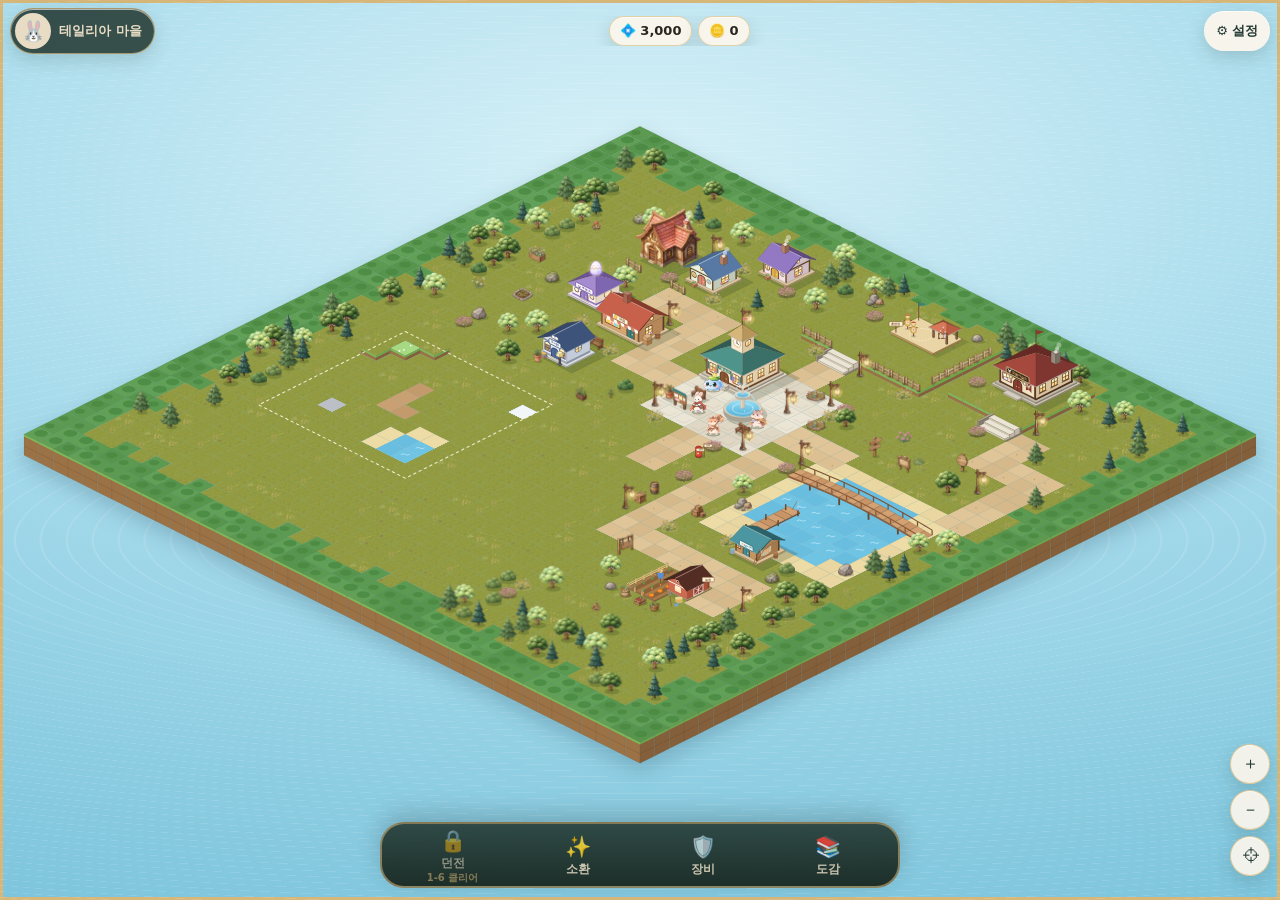
<file: town.html>
<!doctype html>
<html lang="ko">
<head>
<meta charset="utf-8">
<meta name="viewport" content="width=device-width, initial-scale=1, viewport-fit=cover, user-scalable=no">
<meta name="theme-color" content="#253B35">
<meta name="color-scheme" content="only light">   <!-- 휴대폰 브라우저의 강제 다크 모드가 그림 · 색을 바꾸지 않게 (지인 배포 · 마을이 어둡게 보이던 문제) -->
<link rel="icon" href="data:image/svg+xml,%3Csvg xmlns='http://www.w3.org/2000/svg' viewBox='0 0 100 100'%3E%3Ctext y='.9em' font-size='90'%3E🌳%3C/text%3E%3C/svg%3E">
<title data-dev-title="TALELIA 마을 프로토타입">TALELIA · 마을</title>
<script src="js/devmode.js?v=1f4dce3c9d6a"></script>
<!-- 2.5D 동물 마을 프로토타입 (1단계: 땅 + 카메라 · 2단계: 건물 · 장식 · 건물 정보 · 3단계: 동물 이동)
     · 그림 파일은 기존 images/chars/pebble_golem.webp (말랑이) 하나만 씁니다. (같은 폴더 안 · 외부 요청 아님)
     · 로그인 · 서버 호출 없음. 고정 예제 데이터만 사용합니다. (supabase · fit-village-api 를 불러오지 않음)
     · 외부 글꼴도 불러오지 않습니다. 이 폴더 안의 파일만 요청합니다.
     · 기존 화면(index.html)과 기존 게임 엔진은 건드리지 않습니다.
     · 주소 끝에 ?debug=1 을 붙이면 구역 이름 · 좌표 · 누른 칸을 보여 줍니다. -->
<link rel="stylesheet" href="css/reset.css?v=1f4dce3c9d6a">
<link rel="stylesheet" href="css/variables.css?v=1f4dce3c9d6a">
<link rel="stylesheet" href="css/components.css?v=1f4dce3c9d6a">
<link rel="stylesheet" href="css/town.css?v=1f4dce3c9d6a">
</head>
<body>
<main id="town" class="town">
  <!-- 마을 (화면 전체 · 끌어서 이동 · 확대) -->
  <div id="townViewport" class="town-viewport" tabindex="0" role="application" aria-label="마을 지도. 끌어서 이동하고, 두 손가락이나 휠로 확대합니다. 화살표 키로 이동, 더하기·빼기 키로 확대, 0 키로 전체 보기.">
    <div id="townCamera" class="town-camera"></div>
  </div>

  <!-- 상단 HUD (예제 값 · 표시만) -->
  <header id="townHud" class="town-hud">
    <div class="tl-hud__profile">
      <span class="tl-hud__avatar">🐰</span>
      <span class="tl-hud__who"><b>테일리아 마을</b><small data-hud="level" data-dev-only>Lv.1</small></span>
    </div>
    <div class="town-hud__res">
  <span class="tl-res" title="정령석 (소환 재화 · 저장에서 읽기만 함)">💠 <b data-hud="stones">0</b></span>
      <span class="tl-res" title="골드 (장비 강화 재화 · 저장에서 읽기만 함)">🪙 <b data-hud="gold">0</b></span>
    </div>
    <div class="town-hud__tools">
      <span class="tl-env" title="서버에 연결하지 않고, 아무것도 저장하지 않습니다." data-dev-only>프로토타입</span>
      <button type="button" id="townSettings" class="town-settings"><span aria-hidden="true">⚙️</span> 설정</button>
    </div>
  </header>

  <!-- 확대 · 축소 -->
  <div class="town-zoom" aria-label="화면 확대 축소">
    <button id="townZoomIn" class="tl-icon-btn" aria-label="확대">＋</button>
    <button id="townZoomOut" class="tl-icon-btn" aria-label="축소">－</button>
    <button id="townZoomFit" class="tl-icon-btn" aria-label="마을 전체 보기">⌖</button>
  </div>

  <!-- 하단 메뉴 = 마을 허브 진입점 5칸 (H3 · js/town/hub.js · 던전은 1-6 첫 클리어 전까지 잠김 표시) -->
  <nav id="townNav" class="town-nav" aria-label="주 메뉴">
    <button type="button" id="townNavStory" data-go="story"><span>📖</span>스토리</button>
    <button type="button" id="townNavDungeon" data-go="dungeon"><span>⚔️</span>던전</button>
    <button type="button" id="townNavSummon" data-go="summon"><span>✨</span>소환</button>
    <button type="button" id="townNavGear" data-go="gear"><span>🛡️</span>장비</button>
    <button type="button" id="townNavDex" data-go="dex"><span>📚</span>도감</button>
  </nav>

  <div id="townToast" class="town-toast" role="status" hidden></div>
  <input type="file" id="townSaveFile" accept=".json,application/json" aria-label="백업 파일 고르기" hidden>
  <div id="townDebug" class="town-debug" hidden></div>
</main>

<!-- ui.js : 기존 공통 도우미(하단 시트 · esc). 서버를 부르지 않는 파일이며 고치지 않고 그대로 씁니다. -->
<script src="js/ui.js?v=1f4dce3c9d6a"></script>
<script src="js/town/iso.js?v=1f4dce3c9d6a"></script>
<script src="js/town/world-data.js?v=1f4dce3c9d6a"></script>
<script src="js/town/ground.js?v=1f4dce3c9d6a"></script>
<script src="js/town/art.js?v=1f4dce3c9d6a"></script>
<script src="js/town/buildings.js?v=1f4dce3c9d6a"></script>
<script src="js/town/scene.js?v=1f4dce3c9d6a"></script>
<script src="js/town/pathfind.js?v=1f4dce3c9d6a"></script>
<script src="js/town/behavior.js?v=1f4dce3c9d6a"></script>
<script src="js/town/actors.js?v=1f4dce3c9d6a"></script>
<script src="js/town/camera.js?v=1f4dce3c9d6a"></script>
<!-- 그래픽 교체 기반 (T1): 매니페스트(지금은 비어 있음) · 검사 · SVG 와 그림 파일 공존. ?gfx=svg = 매니페스트 무시 · ?gfx=debug = 기준점 겹쳐 보기 -->
<script src="images/talelia/manifest.js?v=1f4dce3c9d6a"></script>
<script src="js/town/assets.js?v=1f4dce3c9d6a"></script>
<script src="js/town/gfx.js?v=1f4dce3c9d6a"></script>
<!-- 스테이지 연결 (S4): 마을 구경(ch1_01)을 끝낸 표시 · 안내 ① 뽑기 · 모험 메뉴 = stage.html · 뽑기 저장(localStorage)만 읽고 씀 · 서버 연결 없음 -->
<script src="data/gacha/species.js?v=1f4dce3c9d6a"></script>
<script src="js/gacha/rules.js?v=1f4dce3c9d6a"></script>
<script src="js/gacha/store.js?v=1f4dce3c9d6a"></script>
<script src="data/stage/chapter1.js?v=1f4dce3c9d6a"></script>
<script src="js/stage/rules.js?v=1f4dce3c9d6a"></script>
<script src="data/names.js?v=1f4dce3c9d6a"></script>
<script src="js/names.js?v=1f4dce3c9d6a"></script>
<script>TaleliaNames.applyFromStorage(new URLSearchParams(location.search).get("savekey") || undefined);</script>   <!-- 주인공 이름 (24호 → 엘피): 1-1 클리어 저장이면 표시 이름만 바꿈 -->
<script src="js/story/progress.js?v=1f4dce3c9d6a"></script>
<script src="js/town/welcome-bonus.js?v=1f4dce3c9d6a"></script>   <!-- 테스트 기간 정령석 선물 (끄기: 파일 위 상수) -->
<script src="js/town/stage-link.js?v=1f4dce3c9d6a"></script>
<script src="js/town/hub.js?v=1f4dce3c9d6a"></script>
<!-- 설정 (저장 백업 · 불러오기 · 처음부터 다시): 장비 데이터 · 규칙은 불러올 파일 검사에만 씀 -->
<script src="data/gacha/equipment.js?v=1f4dce3c9d6a"></script>
<script src="js/gacha/gear.js?v=1f4dce3c9d6a"></script>
<script src="js/save-backup.js?v=1f4dce3c9d6a"></script>
<script src="js/town/settings.js?v=1f4dce3c9d6a"></script>
<script src="js/town/town.js?v=1f4dce3c9d6a"></script>
</body>
</html>
</file>
<file: css/variables.css>
/* TALELIA · variables.css — 디자인 토큰 (공식 디자인 명세서 8.1 색상) */
:root{
  /* 브랜드 색 */
  --tl-forest:#253B35;   /* Forest Green */
  --tl-gold:#D7B779;     /* Warm Gold */
  --tl-navy:#26334D;     /* Royal Navy */
  --tl-cream:#E8DCC5;    /* Cream Beige */
  --tl-violet:#9C83C7;   /* Mystic Violet */
  --tl-coral:#D98772;    /* Coral Red */

  /* 역할 색 */
  --tl-bg:#cfe6c4;                 /* 마을 하늘·들판 */
  --tl-bg-2:#a9d39a;
  --tl-surface:#fbf6ec;            /* 패널 바탕 */
  --tl-surface-2:#f1e7d3;
  --tl-ink:#2a2620;                /* 본문 글자 */
  --tl-ink-soft:#6b6152;
  --tl-line:rgba(37,59,53,.14);
  --tl-ok:#2f8a5b;
  --tl-bad:#c4523c;

  /* 신규 6등급 배지 바탕 (흰 글자 대비 4.5:1 이상 — renewal/audit/TALELIA_GRADE_COLOR_PALETTE.md 승인안) */
  --tl-tier-common:#5E6B80;                                   /* 5.40 */
  --tl-tier-rare:#1E66D0;                                     /* 5.43 */
  --tl-tier-hero:#6F55A6;                                     /* 5.96 */
  --tl-tier-legendary:#8A6A2E;  --tl-tier-legendary-2:#9A5410;/* 5.02 / 5.75 */
  --tl-tier-mythic:#B0306A;     --tl-tier-mythic-2:#8E2B6E;   /* 6.04 / 7.72 */
  --tl-tier-primordial:#A0306A; --tl-tier-primordial-2:#5B3FB0;
  --tl-tier-primordial-3:#1D5FA0; --tl-tier-primordial-4:#17775A; /* 6.72 / 7.55 / 6.57 / 5.49 */
  /* 특성 배지 바탕 */
  --tl-trait-mutant:#0E7C69;    /* 5.11 */
  --tl-trait-boss:#26334D;      /* 12.63 · Royal Navy + 금 테두리 */
  --tl-trait-farm:#253B35;      /* 11.96 · Forest Green */
  /* 이펙트 전용 (프레임·오라·그라데이션 장식 — 글자에 쓰지 않음) */
  --tl-fx-hero:var(--tl-violet);
  --tl-fx-legendary:var(--tl-gold);
  --tl-fx-mythic-a:var(--tl-coral); --tl-fx-mythic-b:var(--tl-violet);
  --tl-fx-mutant:#0FB59A;

  /* 모양 */
  --tl-r-sm:10px; --tl-r:16px; --tl-r-lg:24px; --tl-r-pill:999px;
  --tl-shadow:0 6px 18px rgba(37,59,53,.18), 0 1px 0 rgba(255,255,255,.6) inset;
  --tl-shadow-lg:0 16px 40px rgba(20,30,28,.28);

  /* 글꼴 */
  --tl-font:'Noto Sans KR',system-ui,-apple-system,'Apple SD Gothic Neo',sans-serif;
  --tl-font-display:'Jua','Noto Sans KR',sans-serif;

  /* 여백 · 안전 영역 */
  --tl-gutter:16px;
  --tl-safe-top:env(safe-area-inset-top,0px);
  --tl-safe-bottom:env(safe-area-inset-bottom,0px);
  --tl-hud-h:60px;
  --tl-nav-h:66px;
}
</file>
<file: css/battle.css>
/* TALELIA · battle.css — 전투 프로토타입 전용 (마을 CSS 와 분리)
 *  전장 = 16:9 · 창 크기에 맞춰 늘어남. 전장 안의 크기 · 위치는 전장 폭 기준(cqw · %)이라 함께 커지고 작아짐 (전장 폭 1280 일 때 1cqw = 12.8px)
 *  캐릭터 배치 · 화면 키 · 배경 · 대비 수치는 js/battle/view.js 맨 위 FX (임시값) */
body{background:#141920;color:var(--tl-ink);font-family:var(--tl-font);font-size:14px}
.bt{min-height:100vh;display:flex;flex-direction:column;align-items:center;gap:6px;padding:8px}

/* ---------- 전장 ---------- */
.bt-field{position:relative;width:min(100%, calc((100vh - var(--bt-tools-h, 104px)) * 16 / 9));aspect-ratio:16/9;container-type:inline-size;overflow:hidden;
  border-radius:12px;background:#2b3440;box-shadow:0 8px 30px rgba(0,0,0,.45)}
.bt-bg{position:absolute;inset:0;background:#2b3440 var(--bt-bg, none) center bottom / cover no-repeat}
.bt-bg::after{content:'';position:absolute;inset:0;pointer-events:none;   /* 배경 어둡게: 전체 + 아래쪽(발밑 표시판 · 캐릭터 발 근처) 더 어둡게 */
  background:linear-gradient(to bottom, rgba(8,11,16,0) 50%, rgba(8,11,16,var(--bt-dim-bottom, .35)) 92%), rgba(8,11,16,var(--bt-dim, .25))}
.bt-units{position:absolute;inset:0}

/* ---------- 캐릭터: 칸(.bt-unit) = 발 위치 한 점 · 그림은 그 위 · 표시판은 그 아래 ---------- */
.bt-unit{position:absolute;width:0;height:0}
.bt-shadow{position:absolute;left:0;top:0;width:var(--sw, 8cqw);height:calc(var(--sw, 8cqw) * .24);translate:-50% -50%;border-radius:50%;pointer-events:none;
  background:radial-gradient(closest-side, rgba(0,0,0,.55), rgba(0,0,0,.28) 60%, rgba(0,0,0,0))}
.bt.no-shadow .bt-shadow{background:none}
.bt-actor{position:absolute;left:0;bottom:0;translate:-50% 0;isolation:isolate;transform-origin:50% 100%;cursor:pointer}
.bt-fig{height:var(--fh, 7.5cqw);display:flex;align-items:flex-end;justify-content:center}
.bt-fig--img{width:auto;max-width:none;object-fit:contain;transform:scaleX(-1)}   /* 아군 정지 그림은 왼쪽을 봄 → 오른쪽(적)을 보도록 반전 */
.bt-unit--enemy .bt-fig--img{transform:none}                                      /* 적 그림은 처음부터 왼쪽을 봄 → 반전 없음 */
.bt.has-outline .bt-fig{filter:drop-shadow(0 0 1px rgba(255,248,230,.9)) drop-shadow(0 0 3px rgba(255,248,230,.35))}
.bt-fig--shape{width:var(--fh, 7.5cqw);height:var(--fh, 7.5cqw);align-items:center;background:var(--c);color:#fff;font-weight:700;font-size:max(10px, .9cqw);box-shadow:inset 0 -6px 0 rgba(0,0,0,.18)}
.bt-fig--square{border-radius:10px}.bt-fig--circle{border-radius:50%}
.bt-floats{position:absolute;left:0;bottom:calc(var(--fh, 7.5cqw) + .6cqw);width:0;height:0;pointer-events:none;z-index:5}

/* 발밑 표시판: 이름 · HP · 쿨타임 · 강화 */
.bt-plate{position:absolute;left:0;top:.9cqw;translate:-50% 0;width:9.6cqw;padding:.25cqw .45cqw .35cqw;border-radius:.6cqw;text-align:center;cursor:pointer;
  background:rgba(14,18,24,.62);color:#f3ead8;box-shadow:0 1px 4px rgba(0,0,0,.35);font-size:max(9px, .72cqw);line-height:1.25}
.bt-name{font-weight:700;font-size:max(10px, .8cqw);white-space:nowrap;overflow:hidden;text-overflow:ellipsis}
.bt-hp{position:relative;height:max(7px, .62cqw);margin-top:.2cqw;border-radius:99px;background:rgba(255,255,255,.18);overflow:hidden}
.bt-hp i{position:absolute;inset:0 auto 0 0;background:#4fbf7f;transition:width .35s}
.bt-hp[data-level="mid"] i{background:#e0ad46}.bt-hp[data-level="lo"] i{background:#e0624a}
.bt-hp b{position:absolute;inset:0;font-size:max(7px, .5cqw);line-height:max(7px, .62cqw);font-weight:700;color:#fff;text-shadow:0 1px 1px rgba(0,0,0,.6)}
.bt-tags{display:flex;flex-direction:column;gap:.1cqw;margin-top:.1cqw}   /* V3: 패시브 강화 한 줄이 처음부터 붙어도 이름표가 옆 캐릭터를 가리지 않게 촘촘히 */
.bt-tags:empty,.bt-buffs:empty,.bt-cds:empty{display:none}
.bt-buffs,.bt-cds{display:flex;gap:.2cqw;justify-content:center;flex-wrap:nowrap}   /* 강화 한 줄 · 쿨타임 한 줄 */
.bt-buffs span,.bt-cds span{font-size:max(8px, .55cqw);padding:0 .3cqw;border-radius:.4cqw;background:rgba(255,255,255,.14);color:#e9dfcb;white-space:nowrap}
.bt-buffs span{background:#3d6fb6;color:#fff}
.bt-cds span.ready{background:var(--tl-gold);color:var(--tl-ink)}
/* 상태이상 (v2 5단계 · 아이콘 표 = view.js STATUS_ICON): 강화 칩 옆 · 나쁜 효과 = 붉은 · 보라 계열 (강화 = 파랑과 구분) · 남은 턴 = 오른쪽 아래 작은 숫자 */
.bt-effrow{display:flex;gap:.2cqw;justify-content:center;flex-wrap:nowrap;align-items:center}
.bt-effrow[hidden]{display:none}
.bt-status{display:inline-flex;gap:.15cqw}
.bt-status:empty{display:none}
.bt-st{position:relative;display:inline-flex;align-items:center;justify-content:center;min-width:max(15px, 1.05cqw);height:max(14px, .95cqw);padding:0 .12cqw;border-radius:.4cqw;
  font-size:max(9px, .62cqw);line-height:1;color:#fff;box-shadow:inset 0 0 0 1px rgba(255,255,255,.25)}
.bt-st i{font-style:normal;display:block}
.bt-st i img{display:block;width:max(11px, .8cqw);height:max(11px, .8cqw);object-fit:contain}
.bt-st small{position:absolute;right:-.18cqw;bottom:-.2cqw;min-width:max(8px, .5cqw);padding:0 1px;border-radius:99px;background:#14181e;color:#fff;font-size:max(7px, .45cqw);font-weight:800;line-height:1.15;text-align:center}
.bt-st--stun{background:#8a6a1e}
.bt-st--poison{background:#6c3a8f}
.bt-st--weaken{background:#a8423a}
.bt-st--silence{background:#5b5f78}
.bt-st--thorn{background:#6b5a3a}
.bt-st--thorn.is-worn{background:#a8423a}
/* 기절: 머리 위 회전 별 + 캐릭터 흐리게 (움직임 줄이기 = 별 · 흐림 없이 아이콘만) */
.bt-stunfx{position:absolute;left:0;bottom:calc(var(--fh, 7.5cqw) - .2cqw);width:0;height:0;pointer-events:none;z-index:4;display:none}
.bt-unit.is-stunned .bt-stunfx{display:block}
.bt-stunfx__ring{position:absolute;left:-2.2cqw;top:-.4cqw;width:4.4cqw;height:1.6cqw;transform:scaleY(.42)}
.bt-stunfx__ring i{position:absolute;left:50%;top:50%;font-style:normal;color:#ffd84a;font-size:max(13px, 1.3cqw);line-height:1;text-shadow:0 0 4px rgba(255,200,60,.9),0 1px 0 #6a4a00;
  translate:-50% -50%;animation:bt-stun-orbit 1.1s linear infinite}
.bt-stunfx__ring i:nth-child(2){animation-delay:-.367s}.bt-stunfx__ring i:nth-child(3){animation-delay:-.733s}
.bt-unit.is-stunned .bt-pose{opacity:.55;filter:saturate(.45) brightness(.9)}
.bt.is-reduced .bt-stunfx{display:none !important}
.bt.is-reduced .bt-unit.is-stunned .bt-pose{opacity:1;filter:none}
.bt-q.is-stunned{background:rgba(120,120,120,.45);color:#c9c9c9;box-shadow:inset 0 0 0 2px #888}
.bt-q__st{font-style:normal;margin-right:3px}
/* 적 n명: 대상을 고를 때 함께 맞을 이웃 = 발밑 점선 고리 */
.bt-unit.is-splash .bt-shadow{outline:.16cqw dashed #ffb47a;outline-offset:.18cqw}
.bt-unit.is-splash .bt-fig{filter:drop-shadow(0 0 4px rgba(255,170,110,.55))}

/* 상태: 지금 차례 = 발밑 금색 고리 · 고를 수 있는 대상 = 붉은 고리 + 외곽 빛 · 막힘 = 흐리게 · 쓰러짐 = 회색 */
.bt-unit.is-turn .bt-shadow{box-shadow:0 0 0 .2cqw rgba(215,183,121,.95), 0 0 1cqw rgba(215,183,121,.7)}
.bt-unit.is-turn .bt-plate{box-shadow:0 0 0 1px rgba(215,183,121,.9), 0 1px 4px rgba(0,0,0,.35)}
.bt-unit.is-target .bt-shadow{box-shadow:0 0 0 .22cqw #ff6a55, 0 0 1.1cqw rgba(255,106,85,.8);animation:bt-ring .9s ease-in-out infinite}
.bt-unit.is-target .bt-fig{filter:drop-shadow(0 0 2px #ff8a70) drop-shadow(0 0 6px rgba(255,106,85,.6))}
.bt-unit.is-blocked .bt-actor,.bt-unit.is-blocked .bt-plate{opacity:.4}
.bt-unit.is-down .bt-actor,.bt-unit.is-down .bt-plate{opacity:.35;filter:grayscale(1)}
.bt-unit.is-down .bt-shadow{opacity:.4}

.bt-float{position:absolute;left:0;translate:-50% 0;font-weight:800;font-size:max(14px, 1.5cqw);white-space:nowrap;text-shadow:0 1px 0 #000,0 0 5px rgba(0,0,0,.8);animation:bt-float 1.1s ease-out forwards}
.bt-float--damage{color:#ff8a70}.bt-float--heal{color:#7ee3a4}.bt-float--buff{color:#9cc4ff;font-size:max(12px, 1.15cqw)}
.bt-float--poison{color:#c79bff}                                                      /* 중독 피해 "☠ -42" (보라) */
.bt-float--status{color:#ff9ad0;font-size:max(12px, 1.1cqw)}                          /* 걸림 "약화" · "중독" · "기절" */
.bt-float--resist{color:#d6dbe2;font-size:max(11px, 1cqw)}                            /* 막힘 "저항" · "면역" */
.bt-float--stun{color:#ffd84a;font-size:max(15px, 1.6cqw);top:-.9cqw}                /* 기절 차례 "기절!" (머리 위 별 바로 위) */
.bt-result{position:absolute;left:50%;top:46%;translate:-50% -50%;z-index:960;display:flex;flex-direction:column;align-items:center;gap:6px;padding:18px 28px;border-radius:14px;background:rgba(251,246,236,.96);box-shadow:var(--tl-shadow-lg)}
/* 결과창 · 라운드 띠는 캐릭터 층(.bt-unit z-index = 발 높이 × 10 · 돌진 중 900) · 이펙트 캔버스(905)보다 위 */
.bt-result b{font-size:30px}.bt-result[data-result="win"] b{color:var(--tl-ok)}.bt-result[data-result="lose"] b{color:var(--tl-bad)}
.bt-result button{padding:6px 16px;border-radius:var(--tl-r-pill);background:var(--tl-forest);color:var(--tl-cream);font-weight:700}
.bt-result button.bt-result__sub{background:none;color:var(--tl-forest);box-shadow:inset 0 0 0 1.5px var(--tl-forest)}   /* 이야기로 돌아가기 (덜 강조) */
.bt-result[data-result="error"] b{font-size:20px;color:var(--tl-bad)}
/* 스테이지 패배: 동료 모으기 안내 (1-2 첫 패배 = is-first 로 크게) */
.bt-recruit{display:flex;flex-direction:column;align-items:center;gap:6px;margin:2px 0;text-align:center;color:#4a4032}
.bt-recruit p{margin:0;font-size:13px;max-width:26em;word-break:keep-all}
.bt-recruit__btns{display:flex;flex-wrap:wrap;justify-content:center;gap:8px}
.bt-recruit.is-first{padding:10px 14px;border-radius:12px;background:#fff3d2;box-shadow:inset 0 0 0 2px var(--tl-gold,#d7b779)}
.bt-recruit.is-first p{font-size:15px;font-weight:800}
.bt-recruit.is-first button:not(.bt-result__sub){padding:8px 22px;font-size:16px}
@container (max-width: 760px){
  .bt-result:has(.bt-recruit){width:max-content;max-width:96%;padding:6px 14px;gap:2px}
  .bt-result:has(.bt-recruit) b{font-size:20px}
  .bt-result:has(.bt-recruit) > span{font-size:11px}
  .bt-recruit p,.bt-recruit.is-first p{font-size:12px}
  .bt-recruit.is-first{padding:5px 10px;gap:4px}
}
/* 이야기에서 온 전투(?encounter=): 아래 도구 줄 숨김 · 전장을 그만큼 크게 */
/* 필살기 영상 덮개 (js/battle/view.js ultVideo) : 화면 전체 · 영상은 비율 유지(위아래 · 좌우 검은 띠) · 누르면 건너뛰기 */
.bt-video{position:fixed;inset:0;z-index:1000;display:flex;align-items:center;justify-content:center;background:#05070a;cursor:pointer;opacity:0;
  -webkit-user-select:none;user-select:none;touch-action:manipulation}
.bt-video__frame{position:relative;width:min(100vw, calc(100vh * 16 / 9));width:min(100vw, calc(100dvh * 16 / 9));aspect-ratio:16/9}
.bt-video__frame video,.bt-video__frame img{position:absolute;inset:0;width:100%;height:100%;object-fit:contain;display:block;pointer-events:none}
.bt-video__skip{position:absolute;right:max(12px, 2vw);bottom:max(12px, 2vh);padding:4px 12px;border-radius:999px;background:rgba(0,0,0,.5);color:#f3ead8;font-size:13px;pointer-events:none}
.bt.is-story{--bt-tools-h:16px}
.bt.is-story .bt-toolbar{display:none}
html:not(.is-dev) .bt{--bt-tools-h:16px}   /* 일반 접속: 아래 도구 줄 없음 */

/* ---------- 전장 위에 겹치는 표시 ---------- */
.bt-hud{position:absolute;left:0;right:0;z-index:50;display:flex;align-items:center;gap:.8cqw;padding:.7cqw 1cqw;color:#f3ead8;pointer-events:none}
.bt-hud > *{pointer-events:auto}
.bt-hud--top{top:0;background:linear-gradient(rgba(10,13,18,.75), rgba(10,13,18,0))}
.bt-hud--bottom{bottom:0;background:linear-gradient(rgba(10,13,18,0), rgba(10,13,18,.82) 45%);padding-top:2cqw}
.bt-round{font-weight:700;white-space:nowrap;font-size:max(11px, .95cqw)}
.bt-queue{display:flex;gap:.4cqw;margin:0;padding:0;list-style:none;overflow:hidden;flex:1}
.bt-q{padding:.25cqw .7cqw;border-radius:99px;font-size:max(10px, .85cqw);white-space:nowrap;background:rgba(255,255,255,.12)}
.bt-q small{margin-left:4px;opacity:.7}
.bt-q--ally{box-shadow:inset 0 0 0 2px #7fc29b}.bt-q--enemy{box-shadow:inset 0 0 0 2px #e08f7d}
.bt-q.is-now{background:var(--tl-gold);color:var(--tl-ink);font-weight:700}
.bt-temp{background:var(--tl-coral, #D98772);color:#fff;font-size:max(10px, .8cqw);font-weight:700;padding:.2cqw .7cqw;border-radius:99px}
.bt-hud-btn{padding:.3cqw .8cqw;border-radius:99px;background:rgba(255,255,255,.16);color:#f3ead8;font-weight:700;font-size:max(10px, .85cqw)}
.bt-turn{white-space:nowrap;font-size:max(11px, .95cqw)}
.bt-turn b{color:var(--tl-gold)}
.bt-actions{display:flex;gap:.6cqw;align-items:center;flex:1;min-height:3cqw}
.bt-skills{display:flex;gap:.6cqw;flex-wrap:wrap;align-items:center}
.bt-skill{padding:.4cqw 1cqw;border-radius:.7cqw;background:var(--tl-forest);color:var(--tl-cream);font-weight:700;text-align:left;font-size:max(11px, .95cqw);box-shadow:0 0 0 1px rgba(255,255,255,.18)}
.bt-skill small{display:block;font-weight:400;font-size:max(9px, .72cqw);opacity:.8}
.bt-skill.is-on{background:var(--tl-gold);color:var(--tl-ink)}
.bt-hint{font-size:max(10px, .8cqw);color:#d8cdb8}
.bt-btn{padding:5px 12px;border-radius:var(--tl-r-pill);background:var(--tl-surface-2);color:var(--tl-ink);font-weight:700;font-size:13px}
.bt-btn.is-on{background:var(--tl-forest);color:var(--tl-cream)}
.bt-hud .bt-btn{font-size:max(11px, .9cqw)}
.bt-step{background:var(--tl-gold)}
.bt-auto.is-on{background:var(--tl-coral, #D98772);color:#fff}
.bt-speed{white-space:nowrap}   /* 전투 배속 ×1 · ×2 (×2 = .bt-btn.is-on) */

/* 로그 서랍 (오른쪽 · 기본 닫힘) */
.bt-logbox{position:absolute;right:0;top:3.6cqw;bottom:5.2cqw;z-index:55;width:min(34cqw, 420px);display:flex;flex-direction:column;padding:10px 12px;
  border-radius:12px 0 0 12px;background:rgba(251,246,236,.97);box-shadow:-6px 0 20px rgba(0,0,0,.35);transform:translateX(105%);transition:transform .25s}
.bt-logbox.is-open{transform:none}
.bt-logbox h2{font-size:14px;margin-bottom:6px}.bt-logbox h2 small{font-weight:400;color:var(--tl-ink-soft);font-size:11px;margin-left:4px}
.bt-log{flex:1;min-height:0;overflow:auto;margin:0;padding:0 0 0 2px;list-style:none;font-size:11.5px;line-height:1.45}
.bt-log li{padding:3px 0;border-bottom:1px dashed var(--tl-line)}
.bt-log--sys{color:var(--tl-ink-soft);font-weight:700}.bt-log--ally{color:#1d5b3c}.bt-log--enemy{color:#7a2e22}

/* ---------- 전장 아래 도구 줄 ---------- */
.bt-toolbar{width:min(100%, calc((100vh - var(--bt-tools-h, 104px)) * 16 / 9));display:flex;flex-wrap:wrap;gap:8px 12px;align-items:center;color:#d8cdb8;font-size:12px}
.bt-seg{display:inline-flex;gap:2px;padding:2px;border-radius:var(--tl-r-pill);background:rgba(255,255,255,.08)}
.bt-seed input{width:64px;padding:3px 6px;border:1px solid rgba(255,255,255,.2);border-radius:8px;background:#fff;color:var(--tl-ink)}
.bt-autos{display:flex;gap:10px;flex-wrap:wrap;align-items:center}
.bt-label{font-weight:700;color:#bfb39c}
.bt-check{display:inline-flex;gap:4px;align-items:center;cursor:pointer}

/* ---------- 연출 (움직임은 view.js 스크립트 · 수치는 view.js 맨 위 FX) ---------- */
.bt-pose{transform-origin:50% 100%;animation:bt-breathe var(--bt-breathe-period, 2.4s) ease-in-out var(--d, 0s) infinite;transition:scale .15s}
.bt-unit.is-down .bt-pose{animation:none}
.bt-unit.is-turn .bt-pose{scale:var(--bt-turn-scale, 1.06)}
.bt-fx{position:absolute;pointer-events:none}
.bt-fx-dot{left:0;top:0;z-index:120;border-radius:50%;background:#fff6d8;box-shadow:0 0 0 2px #e0a33a,0 0 8px 2px rgba(255,214,120,.9)}
.bt-fx-dot--enemy{background:#ffe0ea;box-shadow:0 0 0 2px #b0476b,0 0 8px 2px rgba(240,120,160,.85)}
.bt-fx-dot--heal{background:#bff0d2;box-shadow:0 0 0 2px #2f8a5b,0 0 10px 3px rgba(79,209,139,.85)}
.bt-fx-walnut{left:0;top:0;z-index:125;border-radius:50%;background:radial-gradient(circle at 35% 30%, #c8955a, #8a5a2b 70%);box-shadow:inset 0 -6px 0 rgba(0,0,0,.2),0 4px 10px rgba(0,0,0,.25)}
.bt-fx-slash{z-index:135;transform-origin:50% 50%;opacity:0}
.bt-fx-slash svg{display:block;overflow:visible}
.bt-fx-dust{left:0;top:0;z-index:122;border-radius:50%;opacity:0}
.bt-fx-glow{inset:-6%;border-radius:50%;box-shadow:0 0 0 3px #6fa8ff,0 0 16px 4px rgba(111,168,255,.75);opacity:0;z-index:2}
.bt-fx-dim{inset:0;z-index:115;background:#000;opacity:0}
.bt-fx-banner{left:50%;top:42%;z-index:140;white-space:nowrap;font-size:max(24px, 3cqw);font-weight:900;color:#fff8e6;letter-spacing:2px;
  text-shadow:0 2px 0 #8a5a2b,0 0 18px rgba(255,200,90,.9);opacity:0}
.bt.is-busy .bt-skill{pointer-events:none;opacity:.6}

@keyframes bt-ring{50%{opacity:.55}}
@keyframes bt-breathe{50%{translate:0 calc(-1 * var(--bt-breathe-px, 1.5px))}}
@keyframes bt-float{0%{opacity:0;margin-top:6px}15%{opacity:1;margin-top:0}100%{opacity:0;margin-top:-34px}}
@keyframes bt-float-fade{0%{opacity:0}15%{opacity:1}75%{opacity:1}100%{opacity:0}}
@keyframes bt-stun-orbit{0%{transform:translate(2cqw,0) scaleY(2.4)}25%{transform:translate(0,.7cqw) scaleY(2.4)}50%{transform:translate(-2cqw,0) scaleY(2.4)}75%{transform:translate(0,-.7cqw) scaleY(2.4)}100%{transform:translate(2cqw,0) scaleY(2.4)}}
/* 움직임 줄이기 (브라우저 설정 또는 ?motion=reduce · view.js 가 .is-reduced 를 붙임): 움직임은 끄고 숫자는 제자리에서 나타났다 사라짐 */
.bt.is-reduced *:not(.bt-float){animation:none !important;transition:none !important}
.bt.is-reduced .bt-float{animation-name:bt-float-fade}

/* ---------- 파츠 리그 (js/battle/rig-stage.js): 정지 그림 상자 위에 캔버스를 겹침 · 리그가 준비되면 캔버스만 보임 · 실패하면 정지 그림 그대로 ---------- */
.bt-fig--rig{position:relative;width:calc(var(--fh, 7.5cqw) * 1.25)}
.bt-fig--rig .bt-fig--img{height:100%;width:auto;max-width:none;object-fit:contain}
.bt-rig-canvas{position:absolute;left:50%;bottom:0;width:calc(var(--fh, 7.5cqw) * 2.5);height:calc(var(--fh, 7.5cqw) * 1.5625);transform:translateX(-50%);pointer-events:none;visibility:hidden}
.bt-fig--rig.is-rig-ready .bt-rig-canvas{visibility:visible}
.bt-fig--rig.is-rig-ready .bt-fig--img{visibility:hidden}
.bt-pose.has-rig{animation:none}   /* 리그가 대기 동작을 그리므로 CSS 숨쉬기는 끔 */

/* ---------- 뽑기 편성으로 시험 전투 (?party=1 · .bt.is-party) ---------- */
.bt.is-party{--bt-tools-h:16px}
.bt.is-party .bt-toolbar{display:none}
.bt.is-party .bt-plate{width:8.2cqw}
.bt-skill__note{display:inline-block !important;margin-top:.15cqw;padding:0 .4cqw;border-radius:.4cqw;background:rgba(255,217,138,.25);color:#ffd98a;opacity:1 !important}
.bt-result__tiers{display:flex;gap:6px}
.bt-result__tiers button[aria-pressed="true"]{background:var(--tl-forest);color:var(--tl-cream)}
/* 작은 전장(휴대폰 가로 등): 이름표는 이름 · HP 바만 (쿨타임 · 강화 칩 · HP 숫자는 숨김 · 글자 최소 크기 때문에 이름표가 커져 겹치지 않게) */
@container (max-width: 760px){
  .bt.is-party .bt-cds,.bt.is-party .bt-buffs,.bt.is-party .bt-hp b{display:none}
  .bt.is-party .bt-tags{margin:0}
  /* 상태이상 아이콘은 작은 화면에서도 보임: 이름표 오른쪽 위 모서리에 겹쳐 이름표 높이는 그대로 */
  .bt.is-party .bt-effrow{position:absolute;right:-4px;top:-9px}
  .bt.is-party .bt-st{min-width:13px;height:12px;font-size:8px}
  .bt.is-party .bt-st small{font-size:7px}
  .bt.is-party .bt-plate{width:8.6cqw;padding:.2cqw .3cqw .35cqw;top:.6cqw}
  .bt.is-party .bt-name{font-size:9px}
  .bt.is-party .bt-hp{height:5px}
}
/* 휴대폰 세로: 가로로 돌려 달라는 안내 (그래도 보기 = rotate-ok) */
.bt-rotate{display:none}
@media (orientation: portrait) and (max-width: 700px){
  .bt:is(.is-party,.is-story):not(.rotate-ok) .bt-rotate{position:fixed;inset:0;z-index:1100;display:flex;align-items:center;justify-content:center;padding:24px;background:rgba(10,13,18,.92)}
}
.bt-rotate__box{display:flex;flex-direction:column;align-items:center;gap:10px;max-width:320px;text-align:center;color:#f3ead8;line-height:1.5}
.bt-rotate__icon{font-size:44px;line-height:1}
.bt-rotate__box b{font-size:20px}
.bt-rotate__box span{font-size:14px;color:#d8cdb8}
.bt-rotate__box button{min-height:44px;padding:8px 22px;border-radius:var(--tl-r-pill, 99px);background:var(--tl-gold, #d7b779);color:var(--tl-ink, #2a2218);font-weight:800}

/* ---------- 뽑기 캐릭터 공격 이펙트 캔버스 (js/battle/fx-kit.js · 시험 전투만) ---------- */
.bt-fxcanvas{position:absolute;left:0;top:0;width:100%;height:100%;pointer-events:none;z-index:905}

/* ---------- 던전 전투 (?dungeon= · E4) : 라운드 띠 · 보상 카드 ---------- */
.bt-roundbanner{position:absolute;left:0;right:0;top:34%;z-index:950;display:flex;flex-direction:column;align-items:center;gap:2px;padding:1.1cqw 0;pointer-events:none;
  background:linear-gradient(90deg,transparent,rgba(20,28,26,.78) 22%,rgba(20,28,26,.78) 78%,transparent);color:var(--tl-cream,#fbf6ec);
  animation:bt-banner var(--bt-banner-dur,1100ms) ease-out both}
.bt-roundbanner small{font-size:max(12px,1.1cqw);letter-spacing:.08em;opacity:.85}
.bt-roundbanner b{font-size:max(26px,3.4cqw);font-weight:900;letter-spacing:.12em}
.bt-roundbanner.is-boss b{color:#ffb36b;text-shadow:0 0 .8cqw rgba(255,120,40,.6)}
@keyframes bt-banner{0%{opacity:0;transform:scaleX(.7)}14%{opacity:1;transform:none}80%{opacity:1}100%{opacity:0}}
.bt.is-reduced .bt-roundbanner{animation:bt-banner-fade var(--bt-banner-dur,1100ms) linear both}
@keyframes bt-banner-fade{0%,85%{opacity:1}100%{opacity:0}}
.bt-reward{display:flex;align-items:center;gap:12px;margin:4px 0}
.bt-reward.is-none{flex-direction:column;gap:0;font-weight:700;color:#6a5d4c}
.bt-reward.is-none small{font-weight:400}
.bt-reward__gold{font-size:18px;font-weight:800;color:#7a5a14}
.bt-reward__gold i{font-style:normal;color:#d9a520;margin-right:4px}
.bt-reward__note{color:#6a5d4c}
.bt-gear{--g:var(--tl-tier-common);display:flex;flex-direction:column;align-items:center;justify-content:center;min-width:92px;min-height:96px;padding:8px 10px;border-radius:12px;
  background:#fff;box-shadow:inset 0 0 0 3px var(--g),0 2px 8px rgba(0,0,0,.12)}
.bt-gear em{font-style:normal;font-size:12px;font-weight:800;color:#fff;background:var(--g);border-radius:99px;padding:1px 10px}
.bt-gear b{font-size:20px !important;color:var(--g) !important;margin-top:4px}
.bt-gear small{font-size:12px;color:#6a5d4c}
.bt-gear--uncommon{--g:var(--tl-tier-rare)}.bt-gear--hero{--g:var(--tl-tier-hero)}
.bt-gear--legend{--g:var(--tl-tier-legendary);background:linear-gradient(#fff8e6,#fff);box-shadow:inset 0 0 0 3px var(--g),0 0 14px rgba(255,200,90,.7)}
.bt-left{color:#6a5d4c}
.bt-result__row{display:flex;gap:8px;margin-top:4px}
.bt-result button:disabled{opacity:.45;cursor:not-allowed}

/* 스테이지 변이 해충 (S2 · 결정 13): 같은 그림에 보라빛 색 필터(초록 → 보라) · 기절 표시(.bt-pose 필터)와 함께 쓰이도록 따로 정의 */
.bt-unit.is-mutant .bt-pose{filter:hue-rotate(185deg) saturate(1.15) contrast(1.05)}
.bt-unit.is-mutant.is-stunned .bt-pose{filter:hue-rotate(185deg) saturate(.55) brightness(.9)}

/* V3: 패시브 강화(전투 시작부터 붙음)가 이름표 높이를 늘려 옆 캐릭터를 가리지 않도록, 좁은 전장(< 1000px)에서는 강화 줄을 이름표 위쪽 경계에 겹쳐 둠 (이름표 크기는 그대로) */
@container (max-width: 1000px){
  .bt-plate{position:absolute}
  .bt-tags .bt-buffs{position:absolute;left:50%;bottom:100%;translate:-50% 0;margin-bottom:1px;pointer-events:none}
}

/* ===================== 모바일 보정 (지인 배포 4단계) ===================== */
/* 주소창에 가리지 않게 보이는 높이(dvh) 기준. var() 가 든 선언은 두 번 적어도 옛 값으로 돌아가지 않으므로 @supports 로 감쌈 (미지원 = 위의 100vh 그대로) */
@supports (height: 100dvh){
  .bt{min-height:100dvh}
  .bt-field,.bt-toolbar{width:min(100%, calc((100dvh - var(--bt-tools-h, 104px)) * 16 / 9))}
}
.bt-queue{-webkit-mask-image:linear-gradient(90deg,#000 calc(100% - 22px),transparent);mask-image:linear-gradient(90deg,#000 calc(100% - 22px),transparent)}   /* 넘치는 순서 칩은 잘리지 않고 흐려짐 */
.bt-result__row{flex-wrap:wrap;justify-content:center}
.bt .bt-logbox{z-index:955}   /* 열린 로그 위로 캐릭터(발 높이 × 10)가 겹쳐 그려지지 않게 · 결과창(960)보다는 아래 */

/* 작은 전장(휴대폰): 누르는 버튼을 크게 · 이름이 덜 잘리게 */
@container (max-width: 760px){
  .bt-hud .bt-hud-btn{min-height:28px;padding:0 10px}
  .bt-hud .bt-auto,.bt-hud .bt-step,.bt-hud .bt-speed{min-height:36px}
  .bt-hud .bt-skill{min-height:36px}
}
@container (max-width: 700px){
  .bt.is-party .bt-plate{width:9.8cqw;padding-left:.1cqw;padding-right:.1cqw}
  .bt.is-party .bt-name{letter-spacing:-.04em}
}

/* 휴대폰 세로 [그래도 보기]: 전장(16:9) 안에 겹치던 위 · 아래 표시를 전장 바깥 위 · 아래로 */
@media (orientation: portrait) and (max-width: 700px){
  .bt{justify-content:center;padding:8px 6px}
  .bt-field{overflow:visible;margin:96px 0 170px;width:100%}
  .bt-bg{border-radius:12px;overflow:hidden}
  .bt .bt-hud--top{top:auto;bottom:100%;flex-wrap:wrap;gap:6px;padding:0 0 8px;background:none}
  .bt .bt-round{flex:1 1 100%;white-space:normal;font-size:13px}
  .bt .bt-queue{flex:1 1 100%;order:1}
  .bt .bt-q{font-size:11px;padding:2px 8px}
  .bt .bt-hud--top .bt-hud-btn{min-height:34px;font-size:12px}
  .bt .bt-hud--bottom{bottom:auto;top:100%;flex-wrap:wrap;align-content:flex-start;gap:8px;padding:10px 0 0;background:none}
  .bt .bt-turn{flex:1 1 100%;white-space:normal;font-size:13px}
  .bt .bt-actions{flex:1 1 100%;flex-wrap:wrap;gap:8px}
  .bt .bt-skills{gap:8px}
  .bt .bt-hud .bt-skill{min-height:48px;padding:6px 12px;border-radius:10px;font-size:13px}
  .bt .bt-hud .bt-skill small{font-size:11px}
  .bt .bt-hint{flex-basis:100%;font-size:11px}
  .bt .bt-hud .bt-auto,.bt .bt-hud .bt-step,.bt .bt-hud .bt-speed{min-height:44px;font-size:13px}
  .bt .bt-unit .bt-plate{width:8.6cqw;padding:1px;top:2px}
  .bt .bt-unit .bt-name,.bt .bt-unit .bt-hp b,.bt .bt-unit .bt-cds,.bt .bt-unit .bt-buffs{display:none}   /* 좁은 전장: 이름표는 HP 막대만 (차례는 아래 "지금 차례"와 테두리로) */
  .bt .bt-unit .bt-hp{height:5px;margin:0}
  .bt .bt-logbox{position:fixed;left:8px;right:8px;top:45%;bottom:8px;width:auto;border-radius:12px;transform:none;visibility:hidden}
  .bt .bt-logbox.is-open{visibility:visible}
  .bt .bt-result{position:fixed;width:max-content;max-width:94vw;max-height:88vh;overflow:auto}
}
</file>
<file: css/gacha.css>
/* TALELIA · gacha.css — 정령 소환 · 소환 연출 · 보관함 · 도감 (뽑기 · 수집 프로토타입 전용)
 *  등급 색 = variables.css 의 기존 등급 색을 다시 씀 (일반 → common · 고급 → rare · 영웅 → hero · 전설 → legendary · 설화 → mythic) · 스토리 = 숲색
 *  소환 화면 = summon_bg 전체 + 원형 제단 위 픽업 캐릭터 (배경 · 캐릭터 위치는 ui.js 가 화면 크기에 맞춰 계산) + 양피지 패널 (이야기 대화창과 같은 종이 톤)
 *  카드 = 세로 3:4 · 등급 색 테두리 · 밝은 종이 바탕 위에 그림 · 뒷면 = card_back */
:root{
  --gc-bg:#1b2230; --gc-bg-2:#252f42; --gc-ink:#f3ead8; --gc-ink-soft:#c9bfa9; --gc-line:rgba(243,234,216,.14);
  --gc-paper:#fbf6ec; --gc-paper-2:#efe4cf;
  /* 양피지 (이야기 대화창과 같은 값) */
  --pp-1:#f8eed6; --pp-2:#ecdcb6; --pp-burn:rgba(140,96,40,.28); --pp-edge:#8a6a3c; --pp-edge-soft:rgba(138,106,60,.45);
  --pp-ink:#3a2a19; --pp-ink-soft:#6e5a40; --pp-shadow:0 6px 18px rgba(20,14,6,.38);
  --pp-grain:url("data:image/svg+xml,%3Csvg xmlns='http://www.w3.org/2000/svg' width='180' height='180'%3E%3Cfilter id='n'%3E%3CfeTurbulence type='fractalNoise' baseFrequency='.75' numOctaves='3' stitchTiles='stitch'/%3E%3CfeColorMatrix values='0 0 0 0 .42 0 0 0 0 .3 0 0 0 0 .14 0 0 0 .2 0'/%3E%3C/filter%3E%3Crect width='100%25' height='100%25' filter='url(%23n)'/%3E%3C/svg%3E");
  --r-common:var(--tl-tier-common); --r-uncommon:var(--tl-tier-rare); --r-hero:var(--tl-tier-hero);
  --r-legend:var(--tl-tier-legendary); --r-legend-2:var(--tl-tier-legendary-2); --r-myth:var(--tl-tier-mythic); --r-myth-2:var(--tl-tier-mythic-2);
  --r-story:var(--tl-forest);
  --r-glow-common:rgba(170,186,210,.55); --r-glow-uncommon:rgba(80,150,255,.6); --r-glow-hero:rgba(176,140,255,.7); --r-glow-legend:rgba(255,206,110,.85); --r-glow-myth:rgba(255,120,190,.85);
}
body{background:var(--gc-bg);color:var(--gc-ink);font-family:var(--tl-font);font-size:15px}
.gc{height:100vh;height:100svh;display:flex;flex-direction:column;overflow:hidden;
  background:radial-gradient(120% 70% at 50% 0%, #2c3954 0%, var(--gc-bg) 60%)}
.gc-ico{display:inline-block;width:1.35em;height:1.35em;object-fit:contain;vertical-align:-.3em}
.gc-paper{color:var(--pp-ink);border:2px solid var(--pp-edge);border-radius:14px;
  background:radial-gradient(130% 160% at 50% 45%, transparent 58%, var(--pp-burn) 100%), var(--pp-grain), linear-gradient(180deg, var(--pp-1), var(--pp-2));
  box-shadow:inset 0 0 0 3px var(--pp-1), inset 0 0 0 4px var(--pp-edge-soft), var(--pp-shadow)}

/* 위 */
.gc-top{position:relative;z-index:5;display:flex;flex-wrap:wrap;align-items:center;gap:4px 14px;padding:max(6px, env(safe-area-inset-top)) 14px 0;
  background:linear-gradient(180deg, #1d2333, #222a3c);border-bottom:1px solid var(--gc-line)}
.gc-title{font-family:var(--tl-font-display);font-size:20px;font-weight:400;letter-spacing:.02em;color:#f6e3b2}
.gc-tabs{display:flex;gap:2px;flex:1}
.gc-tabs button{min-height:44px;padding:0 16px;font-weight:700;color:var(--gc-ink-soft);border-bottom:3px solid transparent}
.gc-tabs button[aria-selected="true"]{color:var(--gc-ink);border-bottom-color:var(--tl-gold)}
.gc-wallet{display:flex;gap:8px;margin-left:auto}
.gc[data-tab="pull"] .gc-top .gc-wallet{display:none}       /* 소환 화면에서는 아래 패널에 보임 */
.gc-coin{display:inline-flex;align-items:center;gap:4px;padding:3px 11px 3px 6px;border-radius:999px;background:rgba(255,255,255,.08);border:1px solid var(--gc-line);font-size:14px;white-space:nowrap}
.gc-coin b{font-variant-numeric:tabular-nums}
.gc-notice{margin:6px 14px 0;padding:6px 12px;border-radius:10px;background:#5a3b22;color:#ffe2bf;font-size:13px}
.gc-panel[hidden]{display:none !important}
.gc-page{flex:1;min-height:0;overflow:auto;width:100%;max-width:1100px;margin:0 auto;padding:14px 16px 24px}

/* ---------- 소환 화면 ---------- */
.gc-scene{position:relative;flex:1;min-height:0;overflow:hidden;background:#2a2238;container:scene / size}
.gc-scene__bg{position:absolute;left:0;top:0;width:100%;aspect-ratio:1672/941;background:url(../images/gacha/ui/summon_bg.webp) center / 100% 100% no-repeat}
.gc-scene::after{content:'';position:absolute;inset:0;pointer-events:none;                      /* 아래 · 오른쪽 글씨가 잘 보이게 가장자리만 살짝 어둡게 */
  background:linear-gradient(180deg, transparent 55%, rgba(30,20,40,.35) 100%), radial-gradient(120% 90% at 35% 55%, transparent 60%, rgba(25,18,40,.35) 100%)}
.gc-hero{position:absolute;left:0;top:0;pointer-events:none;transform-origin:50% 100%}
.gc-hero::before{content:'';position:absolute;left:8%;right:8%;bottom:-2%;height:9%;border-radius:50%;    /* 제단 위 그림자 · 빛 */
  background:radial-gradient(closest-side, rgba(150,240,255,.55), rgba(150,240,255,0));filter:blur(4px)}
.gc-hero img{position:relative;display:block;width:100%;height:100%;object-fit:contain;object-position:50% 100%;
  filter:drop-shadow(0 0 14px rgba(190,240,255,.45)) drop-shadow(0 10px 12px rgba(20,10,40,.35));animation:gc-float 5s ease-in-out infinite}
.gc-hero.is-swap img{animation:gc-hero-in .5s ease-out both}
@keyframes gc-float{50%{translate:0 -1.2%}}
@keyframes gc-hero-in{from{opacity:0;translate:-4% 0;scale:.96}}

/* 이름표 (등급 · 이름 · 별) */
.gc-hero-plate{position:absolute;z-index:2;left:16px;top:14px;display:flex;flex-direction:column;align-items:flex-start;gap:2px;max-width:min(340px, 46cqw);padding:10px 14px 10px}
.gc-hero-plate__rar{padding:1px 10px;border-radius:999px;background:var(--rc, var(--r-common));color:#fff;font-size:12px;font-weight:800;border:1.5px solid var(--pp-1);box-shadow:0 0 0 1px var(--pp-edge)}
.gc-hero-plate__name{font-family:var(--tl-font-display);font-weight:400;font-size:clamp(20px, 3.2cqw, 32px);line-height:1.15;color:var(--pp-ink)}
.gc-hero-plate__stars{color:#d99a1f;font-size:16px;letter-spacing:.02em;text-shadow:0 1px 0 #fff8e6}
.gc-hero-plate__pick{display:flex;gap:6px;margin-top:6px}
.gc-hero-plate__pick:empty{display:none}
.gc-pick{width:44px;height:44px;border-radius:10px;padding:2px;border:2px solid var(--pp-edge-soft);background:rgba(255,250,236,.7)}
.gc-pick img{width:100%;height:100%;object-fit:cover;object-position:50% 20%;border-radius:6px}
.gc-pick[aria-pressed="true"]{border-color:var(--rc, var(--pp-edge));box-shadow:0 0 0 2px var(--pp-1), 0 0 0 4px var(--rc, var(--pp-edge))}
.r-common{--rc:var(--r-common)}.r-uncommon{--rc:var(--r-uncommon)}.r-hero{--rc:var(--r-hero)}.r-legend{--rc:var(--r-legend)}.r-myth{--rc:var(--r-myth)}.r-story{--rc:var(--r-story)}

/* 소환 목록 (오른쪽) */
.gc-banners{position:absolute;z-index:2;right:14px;top:14px;width:clamp(230px, 27cqw, 320px);max-height:calc(100% - var(--dock-h, 120px) - 30px);display:flex;flex-direction:column;gap:8px;padding:10px;overflow:auto}
.gc-banners__title{font-size:13px;font-weight:800;color:var(--pp-ink-soft);letter-spacing:.06em;padding:0 4px}
.gc-banners__list{display:flex;flex-direction:column;gap:8px}
.gc-ban{position:relative;display:grid;grid-template-columns:52px 1fr;align-items:center;gap:2px 10px;min-height:64px;padding:6px 10px 6px 6px;text-align:left;border-radius:12px;
  border:1.5px solid var(--pp-edge-soft);background:rgba(255,250,236,.55);color:var(--pp-ink)}
.gc-ban:hover{background:rgba(255,250,236,.85)}
.gc-ban[aria-checked="true"]{border:2px solid var(--pp-edge);background:linear-gradient(180deg, #fffaf0, #f6e7c6);box-shadow:0 0 0 3px rgba(215,183,121,.45), 0 3px 8px rgba(60,40,10,.2)}
.gc-ban__thumb{grid-row:span 2;width:52px;height:52px;border-radius:10px;overflow:hidden;background:radial-gradient(circle at 50% 40%, #fff, #e6d4ad)}
.gc-ban__thumb img{width:100%;height:100%;object-fit:cover;object-position:50% 18%}
.gc-ban__name{font-weight:800;font-size:15px;line-height:1.25;display:flex;align-items:center;gap:6px}
.gc-ban__tag{padding:0 7px;border-radius:999px;font-size:11px;font-weight:800;color:#fff;background:#b0306a}
.gc-ban[data-kind="standard"] .gc-ban__tag{background:#5e6b80}
.gc-ban__desc{font-size:12px;color:var(--pp-ink-soft);line-height:1.35}

/* 아래 패널 */
.gc-dock{position:absolute;z-index:3;left:12px;right:12px;bottom:max(10px, env(safe-area-inset-bottom));display:grid;grid-template-columns:minmax(0,1fr) auto auto;align-items:center;gap:8px 16px;padding:10px 14px}
.gc-dock__name{font-family:var(--tl-font-display);font-size:18px;line-height:1.2;color:var(--pp-ink)}
.gc-pity{margin-top:4px;max-width:420px}
.gc-pity__head{display:flex;justify-content:space-between;gap:10px;font-size:13px;color:var(--pp-ink-soft);font-weight:700}
.gc-pity__head b{color:#9a5410;font-variant-numeric:tabular-nums}
.gc-pity__bar{height:8px;margin-top:4px;border-radius:999px;background:rgba(138,106,60,.22);overflow:hidden;box-shadow:inset 0 1px 2px rgba(60,40,10,.25)}
.gc-pity__bar i{display:block;height:100%;width:0;border-radius:inherit;background:linear-gradient(90deg, #c08a2c, #f0c35c);transition:width .3s}
.gc-hint{margin-top:4px;font-size:12.5px;color:var(--pp-ink-soft);line-height:1.5}
.gc-hint b{color:var(--r-hero)}
.gc-link{padding:2px 6px;margin:-2px 0;min-height:28px;border-radius:6px;font-weight:800;color:#6b4a1c;text-decoration:underline;text-underline-offset:2px}
.gc-dock__wallet{display:flex;flex-direction:column;gap:4px}
.gc-dock__wallet .gc-coin{background:rgba(255,250,236,.6);border-color:var(--pp-edge-soft);color:var(--pp-ink);font-size:15px}
.gc-dock__btns{display:flex;gap:10px}
.gc-btn{display:inline-flex;flex-direction:column;align-items:center;justify-content:center;gap:2px;min-height:44px;padding:8px 16px;border-radius:14px;font-weight:800;color:#3a2a19;
  border:2px solid #8a6a3c;background:linear-gradient(180deg, #fff6dc, #ecd29a);box-shadow:inset 0 0 0 2px rgba(255,250,236,.7), 0 3px 0 #8a6a3c, 0 6px 14px rgba(20,14,6,.3)}
.gc-btn small{display:inline-flex;align-items:center;gap:3px;font-size:14px;font-weight:800;color:#5a4426}
.gc-btn--one,.gc-btn--ten{min-width:150px;min-height:64px;font-size:17px}
.gc-btn--ten{border-color:#7a4f14;background:linear-gradient(180deg, #ffe7a8, #e3a94a);box-shadow:inset 0 0 0 2px rgba(255,240,200,.75), 0 3px 0 #7a4f14, 0 6px 16px rgba(120,70,10,.35)}
.gc-btn:active:not(:disabled){translate:0 2px;box-shadow:inset 0 0 0 2px rgba(255,250,236,.7), 0 1px 0 #8a6a3c}
.gc-btn:disabled{filter:grayscale(.85) brightness(.85);box-shadow:none;cursor:not-allowed}
.gc-btn--small{min-height:40px;padding:6px 14px;font-size:14px;flex-direction:row;gap:6px}
.gc-btn--small small{font-size:13px}
.gc-btn--primary{border-color:#3d7a52;background:linear-gradient(180deg, #d7f0dc, #8fcaa0);box-shadow:0 3px 0 #3d7a52}
.gc-btn--danger{border-color:#8f4535;background:linear-gradient(180deg, #f4b9a8, #d98772);box-shadow:0 3px 0 #8f4535}
.gc-msg{grid-column:1 / -1;font-size:13px;font-weight:700;color:#9a3a1a;text-align:right}
.gc-msg:empty{display:none}

/* 세로 화면 (휴대폰 세로 등): 목록은 위쪽 가로 줄 · 이름표는 그 아래 · 패널은 세로로 쌓음 */
@container scene (max-aspect-ratio: 1/1){
  .gc-banners{left:8px;right:8px;top:8px;width:auto;max-height:none;padding:6px;flex-direction:row;overflow:visible}
  .gc-banners__title{display:none}
  .gc-banners__list{flex-direction:row;gap:6px;flex:1;overflow-x:auto;scrollbar-width:none}
  .gc-ban{flex:1 0 46%;grid-template-columns:40px 1fr;min-height:52px;padding:4px 8px 4px 4px}
  .gc-ban__thumb{width:40px;height:40px}
  .gc-ban__desc{display:none}
  .gc-ban__name{font-size:14px;white-space:nowrap;overflow:hidden;text-overflow:ellipsis;display:block}
  .gc-ban__tag{display:none}
  .gc-hero-plate{top:84px;left:10px;padding:8px 12px;max-width:62cqw}
  .gc-pick{width:38px;height:38px}
  .gc-dock{left:8px;right:8px;grid-template-columns:1fr;gap:8px;padding:10px 12px}
  .gc-dock__name{display:none}
  .gc-dock__wallet{flex-direction:row;order:-1}
  .gc-dock__btns > .gc-btn{flex:1;min-width:0}
  .gc-msg{text-align:center}
}
/* 낮은 가로 화면 (휴대폰 가로) */
@container scene (max-height: 420px) and (min-aspect-ratio: 1/1){
  .gc-hero-plate{top:8px;left:10px;padding:6px 12px}
  .gc-hero-plate__name{font-size:20px}
  .gc-pick{width:36px;height:36px}
  .gc-banners{top:8px;right:8px;width:clamp(200px, 30cqw, 260px);padding:6px;gap:4px}
  .gc-banners__title{display:none}
  .gc-ban{min-height:48px;grid-template-columns:38px 1fr;padding:4px 8px 4px 4px}
  .gc-ban__thumb{width:38px;height:38px}
  .gc-ban__desc{display:none}
  .gc-dock{bottom:6px;left:8px;right:8px;padding:6px 10px;gap:4px 10px}
  .gc-dock__name{display:none}
  .gc-hint{margin-top:2px;font-size:12px}
  .gc-btn--one,.gc-btn--ten{min-width:118px;min-height:52px;font-size:15px}
}

/* 카드 (공용) */
.gc-card{--rc:var(--r-common);--rc2:var(--rc);position:relative;aspect-ratio:3/4;border-radius:12px;padding:5px;
  background:linear-gradient(160deg, var(--rc), var(--rc2));box-shadow:0 4px 12px rgba(0,0,0,.35);container-type:inline-size;user-select:none}
.gc-card.r-uncommon{--rc:var(--r-uncommon)}.gc-card.r-hero{--rc:var(--r-hero)}
.gc-card.r-legend{--rc:var(--r-legend);--rc2:var(--r-legend-2);box-shadow:0 0 0 1px #ffd98a inset, 0 4px 16px rgba(255,200,90,.35)}
.gc-card.r-myth{--rc:var(--r-myth);--rc2:var(--r-myth-2);box-shadow:0 0 0 1px #ffc2e2 inset, 0 4px 16px rgba(255,120,190,.4)}
.gc-card.r-story{--rc:var(--r-story)}
.gc-card__face{position:relative;height:100%;border-radius:8px;overflow:hidden;
  background:radial-gradient(90% 60% at 50% 42%, #fffaf0 0%, var(--gc-paper) 55%, var(--gc-paper-2) 100%)}
.gc-card__art{position:absolute;left:4%;right:4%;top:9%;bottom:15%;display:flex;align-items:center;justify-content:center}
.gc-card__art img{width:100%;height:100%;object-fit:contain;filter:drop-shadow(0 3px 4px rgba(60,40,20,.25))}
.gc-card__ph{display:flex;flex-direction:column;align-items:center;justify-content:center;width:100%;height:100%;border-radius:8px;border:2px dashed color-mix(in srgb, var(--rc) 50%, transparent);
  background:color-mix(in srgb, var(--ph, #888) 18%, transparent);font-size:clamp(28px, 34cqw, 72px);line-height:1}
.gc-card__ph small{margin-top:6px;font-size:clamp(9px, 7cqw, 12px);color:#6b6152;font-weight:700}
.gc-card__rar{position:absolute;left:6px;top:6px;padding:1px 7px;border-radius:999px;background:var(--rc);color:#fff;font-size:clamp(9px, 7.5cqw, 12px);font-weight:800}
.gc-card__stars{position:absolute;right:6px;top:6px;color:#e8a62a;font-size:clamp(9px, 8cqw, 13px);letter-spacing:-.05em;text-shadow:0 1px 0 #fff}
.gc-card__name{position:absolute;left:0;right:0;bottom:0;padding:4px 4px 5px;text-align:center;font-weight:800;color:#2a2620;font-size:clamp(10px, 9cqw, 15px);
  background:linear-gradient(180deg, transparent, rgba(255,250,240,.95) 35%);white-space:nowrap;overflow:hidden;text-overflow:ellipsis}
.gc-card__tags{position:absolute;left:6px;bottom:24%;display:flex;flex-direction:column;gap:3px;align-items:flex-start}
.gc-tag{padding:1px 6px;border-radius:6px;font-size:clamp(9px, 7cqw, 11px);font-weight:800;color:#fff;background:#2f8a5b}
.gc-tag--new{background:#d9534f}.gc-tag--pity{background:#b07a12}.gc-tag--guar{background:#6f55a6}.gc-tag--story{background:var(--r-story)}.gc-tag--enh{background:#3d6fb6}.gc-tag--lock{background:#6b6152}
.gc-card.is-unseen .gc-card__art img{filter:brightness(0) opacity(.28)}
.gc-card.is-unseen .gc-card__face{background:linear-gradient(180deg, #3a4150, #2a303c)}
.gc-card.is-unseen .gc-card__name{color:var(--gc-ink-soft);background:none}
.gc-card.is-unseen .gc-card__ph{filter:grayscale(1) brightness(.4)}

/* 보관함 · 도감 */
.gc-bar{display:flex;flex-wrap:wrap;align-items:center;justify-content:space-between;gap:8px}
.gc-filter{display:flex;flex-wrap:wrap;gap:6px}
.gc-filter button{min-height:36px;padding:0 12px;border-radius:999px;border:1px solid var(--gc-line);font-size:13px;font-weight:700;color:var(--gc-ink-soft)}
.gc-filter button[aria-pressed="true"]{background:var(--gc-ink);color:var(--gc-bg)}
.gc-sort select{min-height:36px;padding:0 8px;border-radius:8px;background:var(--gc-bg-2);border:1px solid var(--gc-line)}
.gc-count{margin:12px 0 8px;font-size:13px;color:var(--gc-ink-soft)}
.gc-grid{display:grid;grid-template-columns:repeat(auto-fill, minmax(128px, 1fr));gap:10px}
.gc-dex-item{display:flex;flex-direction:column;gap:4px}
.gc-dex-item small{text-align:center;font-size:12px;color:var(--gc-ink-soft)}

/* 개발용 */
.gc-dev{margin:0 16px 16px;padding:12px;border-radius:12px;border:1px dashed #8f6a3a;background:rgba(143,106,58,.12)}
.gc-dev h2{font-size:14px;color:#ffd98a}
.gc-dev__row{display:flex;flex-wrap:wrap;gap:8px;margin:8px 0}
.gc-dev textarea{width:100%;font:12px/1.4 ui-monospace,monospace;background:#111722;color:var(--gc-ink);border:1px solid var(--gc-line);border-radius:8px}


/* 보관함 · 도감 */
.gc-bar{display:flex;flex-wrap:wrap;align-items:center;justify-content:space-between;gap:8px}
.gc-filter{display:flex;flex-wrap:wrap;gap:6px}
.gc-filter button{min-height:36px;padding:0 12px;border-radius:999px;border:1px solid var(--gc-line);font-size:13px;font-weight:700;color:var(--gc-ink-soft)}
.gc-filter button[aria-pressed="true"]{background:var(--gc-ink);color:var(--gc-bg)}
.gc-sort select{min-height:36px;padding:0 8px;border-radius:8px;background:var(--gc-bg-2);border:1px solid var(--gc-line)}
.gc-count{margin:12px 0 8px;font-size:13px;color:var(--gc-ink-soft)}
.gc-grid{display:grid;grid-template-columns:repeat(auto-fill, minmax(128px, 1fr));gap:10px}
.gc-dex-item{display:flex;flex-direction:column;gap:4px}
.gc-dex-item small{text-align:center;font-size:12px;color:var(--gc-ink-soft)}

/* 개발용 */
.gc-dev{position:fixed;z-index:90;left:8px;bottom:8px;max-width:min(560px, calc(100% - 16px));padding:10px 12px;border-radius:12px;border:1px dashed #8f6a3a;background:rgba(27,34,48,.94)}
.gc-dev h2{font-size:13px;color:#ffd98a}
.gc-dev__row{display:flex;flex-wrap:wrap;gap:6px;margin:6px 0}
.gc-dev textarea{width:100%;font:12px/1.4 ui-monospace,monospace;background:#111722;color:var(--gc-ink);border:1px solid var(--gc-line);border-radius:8px}

/* ---------- 소환 연출: 영상 → 빛 → 컷인 ---------- */
.gc-show{position:fixed;inset:0;z-index:100;overflow:hidden;background:#0b0d16;cursor:pointer;user-select:none;-webkit-user-select:none}
.gc-show__video,.gc-show__video video,.gc-show__poster{position:absolute;inset:0;width:100%;height:100%}
.gc-show__video video,.gc-show__poster{object-fit:cover}
.gc-show__video video{opacity:0}
.gc-show__video video.is-on{opacity:1}
.gc-show__poster{opacity:0}
.gc-show.is-wait .gc-show__poster{opacity:1}
/* 영상이 없을 때 대신 쓰는 연출 (빛 덩어리가 모였다가 터짐) */
.gc-show__fx{position:absolute;inset:0;display:none;background:radial-gradient(80% 70% at 50% 50%, #283a6a 0%, #121830 60%, #080a14 100%)}
.gc-show.is-fallback .gc-show__fx{display:block}
.gc-show__fx i{position:absolute;left:50%;top:50%;width:46vmin;height:46vmin;margin:-23vmin 0 0 -23vmin;border-radius:50%;
  background:radial-gradient(closest-side, var(--glow, #fff), transparent 70%);opacity:0;animation:gc-fx-orb var(--fx-dur, 3s) ease-in forwards}
.gc-show__fx i:nth-child(2){width:80vmin;height:80vmin;margin:-40vmin 0 0 -40vmin;animation-delay:calc(var(--fx-dur, 3s) * .15)}
.gc-show__fx i:nth-child(3){width:20vmin;height:20vmin;margin:-10vmin 0 0 -10vmin;background:#fff;filter:blur(8px);animation-name:gc-fx-core}
@keyframes gc-fx-orb{0%{opacity:0;scale:.2}40%{opacity:.9}100%{opacity:1;scale:1.6}}
@keyframes gc-fx-core{0%{opacity:0;scale:.2}70%{opacity:.8;scale:1}100%{opacity:1;scale:8}}
.gc-show[data-top="common"]{--glow:#cfd8e8}.gc-show[data-top="uncommon"]{--glow:#8fc2ff}.gc-show[data-top="hero"]{--glow:#c8b0ff}
.gc-show[data-top="legend"]{--glow:#ffd98a}.gc-show[data-top="myth"]{--glow:#f2f4ff}
/* 영상 끝의 빛 → 하얀 화면 */
.gc-show__flash{position:absolute;inset:0;background:radial-gradient(circle at 50% 50%, #fff 0%, #fffaf0 60%, #f7efe0 100%);opacity:0;pointer-events:none}
.gc-show.is-flash .gc-show__flash{animation:gc-flash var(--flash-dur, .55s) ease-out forwards}
@keyframes gc-flash{0%{opacity:0}35%{opacity:1}100%{opacity:1}}
.gc-show__skip{position:absolute;right:16px;bottom:max(14px, env(safe-area-inset-bottom));padding:6px 14px;border-radius:999px;background:rgba(10,12,20,.55);color:#f3ead8;font-size:13px;font-weight:700}
.gc-show.is-cutin .gc-show__skip{background:rgba(58,42,25,.6)}

/* 컷인 (영웅 이상 · 전체 화면) */
.gc-cutin{position:absolute;inset:0;display:none;overflow:hidden;container-type:size;
  background:radial-gradient(130% 160% at 50% 45%, transparent 55%, var(--pp-burn) 100%), var(--pp-grain), radial-gradient(90% 90% at 38% 55%, #fffdf6 0%, var(--ci-tint, #f3ead8) 70%, var(--ci-edge, #e0d0b0) 100%)}
.gc-show.is-cutin .gc-cutin{display:block}
.gc-cutin.r-hero{--ci-tint:#eee6ff;--ci-edge:#cdbdf0;--ci-glow:rgba(150,110,240,.55)}
.gc-cutin.r-legend{--ci-tint:#fff0cc;--ci-edge:#efce86;--ci-glow:rgba(255,190,70,.7)}
.gc-cutin.r-myth{--ci-tint:#eef1fa;--ci-edge:#c3cbe0;--ci-glow:rgba(150,166,214,.7)}
.gc-cutin__glow{position:absolute;left:38%;top:52%;width:150cqmax;height:150cqmax;translate:-50% -50%;border-radius:50%;opacity:0;
  background:conic-gradient(from 0deg, transparent 0 6%, var(--ci-glow) 8%, transparent 11% 22%, var(--ci-glow) 24%, transparent 27% 40%, var(--ci-glow) 42%, transparent 45% 58%, var(--ci-glow) 60%, transparent 63% 76%, var(--ci-glow) 78%, transparent 81% 92%, var(--ci-glow) 94%, transparent 97%);
  -webkit-mask:radial-gradient(closest-side, #000 10%, transparent 75%);mask:radial-gradient(closest-side, #000 10%, transparent 75%);filter:blur(6px)}
.gc-cutin.is-on .gc-cutin__glow{animation:gc-in .4s ease-out forwards, gc-spin 14s linear infinite}
.gc-cutin__art{position:absolute;left:38%;bottom:-2%;height:104%;max-width:72%;translate:-50% 0;object-fit:contain;object-position:50% 100%;
  filter:drop-shadow(0 0 22px var(--ci-glow, rgba(255,255,255,.6))) drop-shadow(0 12px 18px rgba(60,40,20,.25));opacity:0}
.gc-cutin.is-on .gc-cutin__art{animation:gc-art-in .55s cubic-bezier(.2,.8,.25,1) forwards}
.gc-cutin__plate{position:absolute;right:6cqw;top:50%;translate:0 -50%;display:flex;flex-direction:column;align-items:flex-start;gap:4px;opacity:0}
.gc-cutin.is-on .gc-cutin__plate{animation:gc-plate-in .45s .12s ease-out forwards}
.gc-cutin__rar{padding:2px 14px;border-radius:999px;color:#fff;font-weight:800;font-size:clamp(14px, 2.4cqmin, 22px);background:var(--rc);border:2px solid var(--pp-1);box-shadow:0 0 0 1.5px var(--pp-edge)}
.gc-cutin__name{font-family:var(--tl-font-display);font-weight:400;font-size:clamp(30px, 7cqmin, 72px);line-height:1.1;color:var(--pp-ink);text-shadow:0 2px 0 #fffaf0, 0 0 18px #fff}
.gc-cutin__stars{color:#d99a1f;font-size:clamp(20px, 4cqmin, 38px);letter-spacing:.04em;text-shadow:0 1px 0 #fff8e6, 0 0 10px rgba(255,220,140,.8)}
.gc-cutin__new{padding:2px 12px;border-radius:8px;background:#d9534f;color:#fff;font-weight:900;font-size:clamp(14px, 2.6cqmin, 22px);letter-spacing:.08em;rotate:-4deg}
.gc-cutin__new[hidden]{display:none}
.gc-cutin__sparks{position:absolute;inset:0;pointer-events:none}
.gc-cutin__sparks i{position:absolute;width:var(--s, 10px);height:var(--s, 10px);border-radius:50%;opacity:0;
  background:radial-gradient(closest-side, #fff, rgba(255,255,255,0));animation:gc-spark var(--d, 1.6s) var(--dl, 0s) ease-in-out infinite}
.gc-cutin__sparks i::before,.gc-cutin__sparks i::after{content:'';position:absolute;left:50%;top:50%;width:300%;height:12%;translate:-50% -50%;background:linear-gradient(90deg, transparent, #fff, transparent)}
.gc-cutin__sparks i::after{rotate:90deg}
/* 설화: 은빛 더 강하게 (하얀 빛 고리 + 은빛 줄기 + 반짝이) */
.gc-cutin.r-myth{background:radial-gradient(130% 160% at 50% 45%, transparent 55%, rgba(80,90,130,.22) 100%), var(--pp-grain), radial-gradient(90% 90% at 38% 55%, #ffffff 0%, #e9edf8 55%, #b9c2da 100%)}
.gc-cutin.r-myth::before{content:'';position:absolute;left:38%;top:52%;width:90cqmin;height:90cqmin;translate:-50% -50%;border-radius:50%;
  background:radial-gradient(closest-side, rgba(255,255,255,0) 62%, rgba(255,255,255,.95) 70%, rgba(200,210,240,.5) 76%, rgba(255,255,255,0) 86%);opacity:0}
.gc-cutin.r-myth.is-on::before{animation:gc-ring 1.4s ease-out forwards}
.gc-cutin.r-myth .gc-cutin__glow{filter:blur(2px) drop-shadow(0 0 14px #fff)}
.gc-cutin.r-myth .gc-cutin__art{filter:drop-shadow(0 0 10px #fff) drop-shadow(0 0 28px rgba(150,166,214,.9)) drop-shadow(0 12px 18px rgba(40,50,80,.25))}
.gc-cutin.r-myth .gc-cutin__sparks i{--s:14px;filter:drop-shadow(0 0 6px rgba(140,160,220,.9))}
.gc-cutin.r-myth .gc-cutin__name{background:linear-gradient(100deg, #3f4864 0%, #59648a 40%, #c9d2ee 48%, #ffffff 50%, #c9d2ee 52%, #59648a 60%, #3f4864 100%) 0 0 / 250% 100%;-webkit-background-clip:text;background-clip:text;color:transparent;
  text-shadow:none;filter:drop-shadow(0 2px 0 #fff) drop-shadow(0 0 10px rgba(255,255,255,.9))}
.gc-cutin.r-myth.is-on .gc-cutin__name{animation:gc-silver 2.2s .6s ease-in-out infinite}
@keyframes gc-in{to{opacity:1}}
@keyframes gc-spin{to{rotate:360deg}}
@keyframes gc-art-in{from{opacity:0;translate:-62% 0;scale:.92}to{opacity:1;translate:-50% 0;scale:1}}
@keyframes gc-plate-in{from{opacity:0;translate:24px -50%}to{opacity:1;translate:0 -50%}}
@keyframes gc-spark{0%,100%{opacity:0;scale:.3}50%{opacity:1;scale:1}}
@keyframes gc-ring{0%{opacity:0;scale:.3}30%{opacity:1}100%{opacity:.75;scale:1.15}}
@keyframes gc-silver{0%{background-position:100% 0}100%{background-position:-150% 0}}
@container (max-aspect-ratio: 1/1){
  .gc-cutin__art{left:50%;bottom:16%;height:74%;max-width:96%}
  .gc-cutin__glow,.gc-cutin.r-myth::before{left:50%;top:44%}
  .gc-cutin__plate{left:0;right:0;margin-inline:auto;width:fit-content;max-width:92%;top:auto;bottom:max(64px, 7cqh);translate:0 0;align-items:center;text-align:center}
  .gc-cutin.is-on .gc-cutin__plate{animation-name:gc-plate-in-v}
  .gc-cutin.is-on .gc-cutin__art{animation-name:gc-art-in-v}
}
@keyframes gc-plate-in-v{from{opacity:0;translate:0 20px}to{opacity:1;translate:0 0}}
@keyframes gc-art-in-v{from{opacity:0;translate:-50% 6%;scale:.92}to{opacity:1;translate:-50% 0;scale:1}}

/* ---------- 결과 카드 ---------- */
.gc-result{position:fixed;inset:0;z-index:100;display:flex;flex-direction:column;cursor:pointer;
  background:radial-gradient(70% 60% at 50% 48%, rgba(255,250,236,.16), transparent 70%), url(../images/gacha/ui/summon_bg.webp) 35% 70% / cover no-repeat #1a1626}
.gc-result::before{content:'';position:absolute;inset:0;background:rgba(14,12,26,.62);pointer-events:none}
.gc-result__body{position:relative;flex:1;min-height:0;display:flex;align-items:center;justify-content:center;padding:16px;container-type:size}
.gc-res{--cols:5;--rows:2;--gap:12px;display:grid;gap:var(--gap);
  --cw:min(calc((100cqw - (var(--cols) - 1) * var(--gap)) / var(--cols)), calc((100cqh - (var(--rows) - 1) * var(--gap)) / var(--rows) * .75), 200px);
  grid-template-columns:repeat(var(--cols), var(--cw))}
.gc-res.is-one{--cols:1;--rows:1;--cw:min(calc(100cqh * .75), 100cqw, 300px)}
@media (max-aspect-ratio: 1/1){ .gc-res:not(.is-one){--cols:2;--rows:5;--gap:8px} }
.gc-flip{perspective:900px;aspect-ratio:3/4}
.gc-flip__in{position:relative;width:100%;height:100%;transform-style:preserve-3d;transition:transform .5s cubic-bezier(.3,.7,.3,1)}
.gc-flip.is-open .gc-flip__in{transform:rotateY(180deg)}
.gc-flip__back,.gc-flip__front{position:absolute;inset:0;backface-visibility:hidden;-webkit-backface-visibility:hidden}
.gc-flip__front{transform:rotateY(180deg)}
.gc-flip__back{border-radius:12px;background:url(../images/gacha/ui/card_back.webp) center / cover no-repeat #1f2a5a;box-shadow:0 0 0 2px #c9a35a, 0 6px 16px rgba(0,0,0,.5)}
.gc-flip.is-hint .gc-flip__back{box-shadow:0 0 0 2px #c9a35a, 0 0 20px 5px var(--hint, transparent)}
.gc-flip[data-r="hero"]{--hint:var(--r-glow-hero)}.gc-flip[data-r="legend"]{--hint:var(--r-glow-legend)}.gc-flip[data-r="myth"]{--hint:rgba(235,240,255,.95)}
.gc-flip.is-open[data-r="legend"] .gc-flip__front::after,.gc-flip.is-open[data-r="myth"] .gc-flip__front::after{content:'';position:absolute;inset:-18%;border-radius:50%;pointer-events:none;
  background:conic-gradient(from 0deg, transparent 0 8%, var(--hint) 10%, transparent 14% 33%, var(--hint) 36%, transparent 40% 60%, var(--hint) 63%, transparent 67% 85%, var(--hint) 88%, transparent 92%);
  mix-blend-mode:screen;z-index:-1;filter:blur(10px);opacity:.85;animation:gc-rays 2.4s linear infinite}
@keyframes gc-rays{to{transform:rotate(360deg)}}
.gc-result__foot{position:relative;display:flex;flex-wrap:wrap;align-items:center;justify-content:center;gap:10px;padding:10px 16px max(14px, env(safe-area-inset-bottom))}
.gc-result__hint{font-size:13px;color:var(--gc-ink-soft)}
.gc-result__hint[hidden]{display:none}
.gc-result__btns{display:flex;flex-wrap:wrap;gap:8px;justify-content:center}
.gc-result__btns[hidden]{display:none}
.gc-live{position:absolute;width:1px;height:1px;overflow:hidden;clip:rect(0 0 0 0)}

/* 확률표 · 알림 */
.gc-sheet{position:fixed;inset:0;z-index:110;display:flex;align-items:center;justify-content:center;padding:16px;background:rgba(8,10,16,.7)}
.gc-sheet__box{width:min(100%, 560px);max-height:100%;overflow:auto;padding:16px;border-radius:16px;background:var(--gc-bg-2);border:1px solid var(--gc-line)}
.gc-sheet__box header{display:flex;justify-content:space-between;align-items:center;margin-bottom:10px}
.gc-sheet__box h2{font-size:18px}
.gc-rates{width:100%;border-collapse:collapse;font-size:14px}
.gc-rates th,.gc-rates td{padding:7px 6px;border-bottom:1px solid var(--gc-line);text-align:left;vertical-align:top}
.gc-rates td:nth-child(2){white-space:nowrap;font-variant-numeric:tabular-nums}
.gc-rates .gc-dot{display:inline-block;width:10px;height:10px;margin-right:6px;border-radius:3px;background:var(--rc)}
.gc-toast{position:fixed;left:50%;bottom:max(20px, env(safe-area-inset-bottom));translate:-50% 0;z-index:120;padding:8px 16px;border-radius:999px;background:#2f3b4f;color:var(--gc-ink);box-shadow:0 6px 20px rgba(0,0,0,.4);font-size:14px}


/* 휴대폰 */
@media (max-width: 560px){
  .gc-top{padding-left:10px;padding-right:10px}
  .gc-title{font-size:17px}
  .gc-tabs{order:3;flex-basis:100%}
  .gc-tabs button{flex:1;padding:0 8px}
  .gc-coin{padding:2px 9px 2px 5px;font-size:13px}
  .gc-page{padding:12px}
  .gc-grid{grid-template-columns:repeat(3, minmax(0, 1fr));gap:8px}
}
@media (max-height: 480px) and (orientation: landscape){
  .gc-top{padding-top:max(2px, env(safe-area-inset-top))}
  .gc-title{font-size:17px}
}
/* 움직임 줄이기 */
@media (prefers-reduced-motion: reduce){ .gc-flip__in,.gc-pity__bar i{transition:none} .gc-flip__front::after,.gc-hero img{animation:none !important} }
.gc.is-reduced .gc-flip__in{transition:none}
.gc.is-reduced .gc-flip__front::after,.gc.is-reduced .gc-hero img{animation:none !important}

/* ---------- 3단계: 캐릭터 상세 · 강화 · 승급 · 초월 · 편성 ---------- */
.gc-tag--tr{background:#7a4fb0}.gc-tag--party{background:#2f6f8f}
#gcBox .gc-card{cursor:pointer}
#gcBox .gc-card:focus-visible,.gc-slot:focus-visible,#gcPartyPool .gc-card:focus-visible{outline:3px solid var(--tl-gold);outline-offset:2px}

.gc-detail{position:fixed;inset:0;z-index:105;display:flex;align-items:center;justify-content:center;padding:max(12px, env(safe-area-inset-top)) 12px max(12px, env(safe-area-inset-bottom));background:rgba(10,8,18,.72)}
.gc-detail[hidden]{display:none}
.gc-detail__box{position:relative;display:grid;grid-template-columns:minmax(0, 5fr) minmax(0, 7fr);width:min(1100px, 100%);height:min(720px, 100%);overflow:hidden;
  color:var(--pp-ink);border:2px solid var(--pp-edge);border-radius:18px;
  background:radial-gradient(130% 160% at 50% 45%, transparent 58%, var(--pp-burn) 100%), var(--pp-grain), linear-gradient(180deg, var(--pp-1), var(--pp-2));
  box-shadow:inset 0 0 0 3px var(--pp-1), inset 0 0 0 4px var(--pp-edge-soft), 0 12px 40px rgba(0,0,0,.5)}
.gc-detail__close{position:absolute;right:10px;top:10px;z-index:3;width:44px;height:44px;border-radius:50%;font-size:20px;font-weight:800;color:var(--pp-ink);background:rgba(255,250,236,.85);border:2px solid var(--pp-edge-soft)}
.gc-detail__stage{position:relative;min-height:0;background:radial-gradient(70% 55% at 50% 70%, rgba(255,250,236,.9), rgba(255,250,236,0) 70%), url(../images/gacha/ui/summon_bg.webp) 33% 82% / cover no-repeat #6b5a7a;border-right:2px solid var(--pp-edge-soft)}
.gc-detail__stage::after{content:'';position:absolute;left:18%;right:18%;bottom:5%;height:8%;border-radius:50%;background:radial-gradient(closest-side, rgba(60,40,20,.35), transparent);pointer-events:none}
.gc-detail__stage canvas,.gc-detail__stage img{position:absolute;inset:0;width:100%;height:100%}
.gc-detail__stage img{object-fit:contain;object-position:50% 85%;padding:8% 6% 4%;display:none}
.gc-detail__stage[data-mode="art"] img{display:block}
.gc-detail__stage[data-mode="art"] canvas{display:none}
.gc-detail__fx{position:absolute;inset:0;pointer-events:none;opacity:0}
.gc-detail__fx.is-up{animation:gc-up .9s ease-out}
.gc-detail__fx.is-fail{animation:gc-fail .5s ease-out}
@keyframes gc-up{0%{opacity:0;background:radial-gradient(circle at 50% 60%, rgba(255,240,180,.9), transparent 40%)}30%{opacity:1}100%{opacity:0;background:radial-gradient(circle at 50% 60%, rgba(255,240,180,0), transparent 90%)}}
@keyframes gc-fail{0%,100%{opacity:0}30%{opacity:1;background:rgba(120,120,140,.35)}}
.gc-detail__info{min-height:0;overflow:auto;padding:18px 20px 20px;display:flex;flex-direction:column;gap:12px}
.gc-detail__head{display:flex;flex-direction:column;gap:4px;padding-right:46px}
.gc-detail__rar{align-self:flex-start;padding:1px 12px;border-radius:999px;color:#fff;font-weight:800;font-size:13px;background:var(--rc, var(--r-common))}
.gc-detail__name{font-family:var(--tl-font-display);font-weight:400;font-size:clamp(24px, 3vw, 34px);line-height:1.15}
.gc-detail__meta{display:flex;flex-wrap:wrap;align-items:center;gap:6px 12px;font-size:15px}
.gc-detail__meta span:first-child{color:#d99a1f;letter-spacing:.02em}
.gc-detail__tr{display:inline-flex;align-items:center;gap:3px;font-weight:700;color:#5a3f86}
.gc-detail__tr i{width:10px;height:10px;transform:rotate(45deg);border:1.5px solid #7a4fb0;background:transparent}
.gc-detail__tr i.on{background:#7a4fb0}
.gc-detail__sub{font-size:13px;color:var(--pp-ink-soft)}
.gc-detail__lock{display:inline-flex;align-items:center;gap:6px;min-height:32px;font-size:13px;color:var(--pp-ink-soft);cursor:pointer}
.gc-stats{width:100%;border-collapse:collapse;font-size:14px;font-variant-numeric:tabular-nums}
.gc-stats th{text-align:left;font-weight:700;color:var(--pp-ink-soft);padding:4px 8px 4px 0;width:4.5em}
.gc-stats td{padding:4px 6px;border-bottom:1px dashed var(--pp-edge-soft)}
.gc-stats__next{color:#2f7a4a}
.gc-stats__next small{color:#2f7a4a;opacity:.8}
.gc-stats__mul td{font-size:12px;color:var(--pp-ink-soft);border:0}
.gc-skills h3,.gc-party h3{font-size:13px;color:var(--pp-ink-soft);letter-spacing:.04em;margin-bottom:4px}
.gc-skills ul{display:flex;flex-direction:column;gap:4px;font-size:13.5px}
.gc-skills li{padding:4px 8px;border-radius:8px;background:rgba(255,250,236,.55);border:1px solid var(--pp-edge-soft)}
.gc-skills li.is-ult{border-color:#c79a3f;background:rgba(255,236,190,.6)}
.gc-skills li span{color:var(--pp-ink-soft)}
.gc-grow{display:flex;flex-direction:column;gap:8px;padding:10px;border-radius:12px;background:rgba(255,250,236,.45);border:1.5px solid var(--pp-edge-soft)}
.gc-grow__tabs{display:flex;gap:6px}
.gc-grow__tabs button{flex:1;min-height:44px;border-radius:10px;font-weight:800;color:var(--pp-ink-soft);border:1.5px solid var(--pp-edge-soft);background:rgba(255,250,236,.6)}
.gc-grow__tabs button[aria-selected="true"]{color:#fff;background:#8a6a3c;border-color:#8a6a3c}
.gc-grow__desc{font-size:13px;line-height:1.5;color:var(--pp-ink)}
.gc-grow__pick{display:grid;grid-template-columns:repeat(auto-fill, minmax(92px, 1fr));gap:8px;max-height:260px;overflow:auto;padding:2px}
.gc-grow__empty{grid-column:1 / -1;font-size:13px;color:var(--pp-ink-soft);padding:8px}
.gc-mat{position:relative;display:flex;flex-direction:column;gap:3px;padding:3px;border-radius:12px;border:2px solid transparent;text-align:center}
.gc-mat .gc-card{pointer-events:none}
.gc-mat.is-on{border-color:#2f7a4a;box-shadow:0 0 0 3px rgba(47,122,74,.25)}
.gc-mat.is-off{opacity:.45;filter:grayscale(.6);cursor:not-allowed}
.gc-mat__lab{font-size:12px;font-weight:800;color:var(--pp-ink)}
.gc-mat__shard{display:flex;flex-direction:column;align-items:center;justify-content:center;gap:2px;aspect-ratio:3/4;border-radius:12px;border:2px dashed #b38a3f;background:rgba(255,246,220,.8);font-size:12px}
.gc-mat__shard img{width:56%;height:auto}
.gc-grow__foot{display:flex;flex-wrap:wrap;align-items:center;justify-content:space-between;gap:8px}
.gc-grow__sel{font-size:13px;color:var(--pp-ink-soft);flex:1;min-width:10em}
.gc-grow__foot .gc-btn{min-width:140px;min-height:48px}
.gc-grow__result{min-height:1.4em;font-weight:800;color:#6b3f9a}
.gc-confirm{width:min(100%, 420px);color:var(--gc-ink)}
.gc-confirm__body{display:grid;grid-template-columns:110px 1fr;gap:12px;align-items:start;margin:8px 0 14px}
.gc-confirm__body ul{display:flex;flex-direction:column;gap:6px;font-size:14px;line-height:1.45;list-style:disc;padding-left:1.1em}
.gc-confirm__btns{display:flex;justify-content:flex-end;gap:8px}
#gcConfirm{z-index:115}
.gc-confirm__body.is-list{grid-template-columns:1fr}
.gc-result__note{flex-basis:100%;display:flex;flex-wrap:wrap;align-items:center;justify-content:center;gap:6px 10px;margin:0;font-size:14px;font-weight:700;color:#ffd98a}
.gc-result__note[hidden],.gc-result__note button[hidden],.gc-stageback[hidden]{display:none}
.gc-stageback{background:rgba(255,217,138,.16);color:#ffd98a}

/* 편성 */
.gc-party{display:flex;flex-direction:column;gap:10px}
.gc-party__head{display:flex;flex-wrap:wrap;align-items:center;gap:8px 16px}
.gc-party__title{font-size:18px}.gc-party__title small{font-size:14px;color:var(--gc-ink-soft);margin-left:6px}
.gc-party__power{font-size:14px;color:var(--gc-ink-soft);margin-left:auto}.gc-party__power b{color:#ffd98a;font-size:17px}
.gc-formation{display:grid;grid-template-columns:1fr 1fr;gap:12px;padding:12px;border-radius:16px;background:linear-gradient(90deg, rgba(120,150,220,.12), rgba(255,200,120,.12)), rgba(255,255,255,.04);border:1px solid var(--gc-line)}
.gc-formation__row h3{color:var(--gc-ink-soft);text-align:center}
.gc-formation__slots{display:grid;grid-template-columns:repeat(3, minmax(0, 1fr));gap:8px}
.gc-slot{position:relative;aspect-ratio:3/4;border-radius:12px;border:2px dashed rgba(243,234,216,.3);cursor:pointer;display:flex;align-items:center;justify-content:center}
.gc-slot.is-full{border-style:solid;border-color:transparent}
.gc-slot.is-on{border-color:var(--tl-gold);border-style:solid;box-shadow:0 0 0 3px rgba(215,183,121,.35)}
.gc-slot .gc-card{width:100%;height:100%;pointer-events:none}
.gc-slot__empty{display:flex;flex-direction:column;align-items:center;color:var(--gc-ink-soft);font-size:26px;line-height:1}
.gc-slot__empty small{font-size:12px;margin-top:4px}
.gc-slot__x{position:absolute;right:-6px;top:-6px;width:32px;height:32px;border-radius:50%;font-weight:800;color:#fff;background:#8f4535;border:2px solid #fbf6ec;box-shadow:0 2px 6px rgba(0,0,0,.4)}
.gc-slot__warn{position:absolute;left:4px;bottom:-8px;padding:0 6px;border-radius:6px;font-size:11px;font-weight:800;color:#3a2a19;background:#ffd98a}
.gc-party__hint{color:var(--gc-ink-soft)}
.gc-grid--pool{row-gap:24px}
.gc-grid--pool .gc-card{cursor:pointer}
.gc-card.is-placed{opacity:.55}
.gc-card__power{position:absolute;left:0;right:0;bottom:-18px;text-align:center;font-size:11px;color:var(--gc-ink-soft)}

@media (max-width: 760px), (max-aspect-ratio: 1/1){
  .gc-detail{padding:0}
  .gc-detail__box{grid-template-columns:1fr;grid-template-rows:minmax(180px, 34%) 1fr;height:100%;border-radius:0}
  .gc-detail__stage{border-right:0;border-bottom:2px solid var(--pp-edge-soft)}
  .gc-detail__info{padding:14px 14px 20px}
  .gc-grow__pick{grid-template-columns:repeat(auto-fill, minmax(80px, 1fr));max-height:none}
}
@media (max-height: 480px) and (min-aspect-ratio: 1/1){
  .gc-detail{padding:0}
  .gc-detail__box{height:100%;border-radius:0}
  .gc-grow__pick{max-height:none}
}
@media (max-width: 560px){
  .gc-formation{gap:8px;padding:8px}
  .gc-formation__slots{gap:5px}
  .gc-slot__x{width:28px;height:28px;right:-4px;top:-4px}
}

/* ---------- 4단계: 편성으로 시험 전투 ---------- */
.gc-trial{display:flex;flex-wrap:wrap;align-items:center;gap:8px 14px;padding:10px 12px;border-radius:14px;border:1px solid var(--gc-line);background:rgba(255,217,138,.06)}
.gc-trial__text{display:flex;flex-direction:column;gap:2px;flex:1;min-width:14em;font-size:13px;color:var(--gc-ink-soft)}
.gc-trial__text b{font-size:15px;color:var(--gc-ink)}
.gc-trial .gc-filter button{min-height:40px}
.gc-trial .gc-btn{min-height:44px}

/* ---------- E5a: 골드 · 장비 탭 (그림은 임시 · 부위 글자 · 세트 첫 글자) ---------- */
.gc-coin__txt{font-style:normal;font-size:12px;font-weight:800;color:#f2c96a}
.gc-coin--gold{border-color:rgba(242,201,106,.4)}
.gc-grid--gear{grid-template-columns:repeat(auto-fill, minmax(92px, 1fr));gap:8px}
.gc-gear{--gc:var(--r-common);position:relative;display:block;aspect-ratio:1 / 1.1;min-height:44px;border-radius:12px;border:3px solid var(--gc);background:linear-gradient(180deg, #fbf6ec, #efe4cf);color:var(--pp-ink);text-align:left;overflow:hidden;box-shadow:0 2px 6px rgba(0,0,0,.3)}
.gc-gear.g-common{--gc:var(--r-common)}.gc-gear.g-uncommon{--gc:var(--r-uncommon)}.gc-gear.g-hero{--gc:var(--r-hero)}.gc-gear.g-legend{--gc:var(--r-legend);box-shadow:0 0 0 1px var(--r-legend-2), 0 2px 10px rgba(255,206,110,.45)}
.gc-gear__slot{position:absolute;inset:0 0 18px;display:flex;align-items:center;justify-content:center;font-family:var(--tl-font-display);font-size:34px;color:var(--gc);opacity:.85}
.gc-gear__grade{position:absolute;left:0;right:0;bottom:0;padding:2px 0;text-align:center;font-size:12px;font-weight:800;color:#fff;background:var(--gc)}
.gc-gear__enh{position:absolute;left:4px;top:3px;padding:0 5px;border-radius:7px;font-size:12px;font-weight:800;color:#fff;background:rgba(40,30,20,.75)}
.gc-gear__lock{position:absolute;right:3px;top:2px;font-size:13px}
.gc-gear__set{position:absolute;right:4px;bottom:22px;width:20px;height:20px;border-radius:50%;display:flex;align-items:center;justify-content:center;font-size:11px;font-weight:800;color:#fff;background:#8a6a2e;border:1px solid #fff}
.gc-gear__set[data-set="might"]{background:#b3402f}.gc-gear__set[data-set="guard"]{background:#2f6fb3}.gc-gear__set[data-set="life"]{background:#3d8a52}.gc-gear__set[data-set="swift"]{background:#7a4fb3}
.gc-gear__owner{position:absolute;left:4px;bottom:22px;width:22px;height:22px;border-radius:50%;display:flex;align-items:center;justify-content:center;font-size:12px;font-weight:800;color:var(--pp-ink);background:#ffd98a;border:1px solid var(--pp-edge)}
/* 분해 고르기 체크: 카드 전체를 덮지 않고 오른쪽 위 구석에 작은 표시 (아이콘 · 부위 글자를 가리지 않음) · 카드는 옅은 초록 막만 */
.gc-gear__check{position:absolute;right:3px;top:3px;width:22px;height:22px;border-radius:50%;display:flex;align-items:center;justify-content:center;font-size:14px;line-height:1;font-weight:900;color:#fff;background:rgba(61,122,82,.88);border:1.5px solid #fff;box-shadow:0 1px 3px rgba(0,0,0,.35);pointer-events:none}
.gc-gear.is-picked::after{content:"";position:absolute;inset:0;background:rgba(61,122,82,.16);pointer-events:none}
.gc-gear.is-picked .gc-gear__lock{right:28px}
.gc-gear.is-picked{outline:3px solid #8fcaa0;outline-offset:1px}
.gc-gear:focus-visible{outline:3px solid #ffd98a;outline-offset:2px}
.gc-gear__empty{margin-top:20px;font-size:14px;color:var(--gc-ink-soft);text-align:center}
.gc-gear__empty[hidden]{display:none}
.gc-gearpage .gc-bar + .gc-bar{margin-top:8px}
.gc-gearbar{position:sticky;bottom:0;margin:14px -16px -24px;padding:10px 16px max(12px, env(safe-area-inset-bottom));display:flex;flex-direction:column;gap:6px;background:linear-gradient(180deg, rgba(27,34,48,.92), #1b2230);border-top:1px solid var(--gc-line)}
.gc-gearbar__sum{font-size:14px;font-weight:700}
.gc-gearbar__row{display:flex;flex-wrap:wrap;gap:8px}
.gc-gearbar .gc-btn{min-height:44px}
.gc-gearbar .gc-hint{color:var(--gc-ink-soft);margin:0}
/* 장비 시트 */
.gc-gs{width:min(100%, 440px);color:var(--gc-ink);border-top:4px solid var(--gc, var(--r-common))}
.gc-gs.g-common{--gc:var(--r-common)}.gc-gs.g-uncommon{--gc:var(--r-uncommon)}.gc-gs.g-hero{--gc:var(--r-hero)}.gc-gs.g-legend{--gc:var(--r-legend)}
.gc-gs h2 b{color:#ffd98a}
.gc-gs__grade{display:inline-block;padding:0 8px;border-radius:8px;font-size:14px;color:#fff;background:var(--gc);vertical-align:2px}
.gc-gs p{margin:6px 0;font-size:14px;line-height:1.5}
.gc-gs small{color:var(--gc-ink-soft);font-size:12.5px}
.gc-gs__owner{color:var(--gc-ink-soft)}
.gc-gs__stats{width:100%;border-collapse:collapse;font-size:14px;margin:6px 0}
.gc-gs__stats th,.gc-gs__stats td{padding:5px 6px;border-bottom:1px solid var(--gc-line);text-align:left;font-variant-numeric:tabular-nums}
.gc-gs__stats thead th{font-size:12px;color:var(--gc-ink-soft);font-weight:700}
.gc-gs__next{color:#8fcaa0}
.gc-gs__enh{margin:10px 0;padding:10px;border-radius:12px;background:rgba(255,255,255,.05)}
.gc-gs__enh .gc-btn{width:100%;min-height:48px}
.gc-gs__why{color:#f4b9a8;font-size:13px}
.gc-gs__result{min-height:1.5em;font-weight:700;color:#ffd98a}
.gc-gs__btns{display:flex;gap:8px;flex-wrap:wrap}
.gc-gs__btns .gc-btn{flex:1;min-height:44px}
.gc-gc__body p{margin:6px 0;font-size:14px}
.gc-gc__skip{color:var(--gc-ink-soft)}.gc-gc__warn{color:#f4b9a8;font-weight:700}
.gc-gc__list{margin:6px 0 12px;padding-left:1.1em;list-style:disc;font-size:13px;color:var(--gc-ink-soft)}
@media (max-width: 560px){
  .gc-grid--gear{grid-template-columns:repeat(4, minmax(0, 1fr));gap:6px}
  .gc-gear__slot{font-size:28px}
  .gc-sheet--gear{align-items:flex-end;padding:0}
  .gc-sheet--gear .gc-sheet__box{width:100%;border-radius:16px 16px 0 0;padding-bottom:max(16px, env(safe-area-inset-bottom))}
  .gc-gearbar{margin-left:-12px;margin-right:-12px;padding-left:12px;padding-right:12px;margin-bottom:-12px}
}
.gc-gearpage .gc-sort select{min-height:40px}
.gc-gs .gc-btn{min-height:44px}

/* ---------- E5b: 상세의 장착 칸 · 세트 줄 · 장비 고르기 ---------- */
.gc-stats__gear{color:#2f7a4a;font-weight:800;margin-left:2px}
.gc-gearset{margin:-4px 0 0;font-size:13px;line-height:1.5;color:var(--pp-ink-soft)}
.gc-gearset[hidden]{display:none}
.gc-gearset.is-done{color:#2f7a4a}
.gc-gslots{display:grid;grid-template-columns:repeat(3, minmax(0, 1fr));gap:8px}
.gc-gslot{--gc:var(--pp-edge-soft);position:relative;display:flex;align-items:center;gap:8px;min-height:56px;padding:6px 8px;border-radius:12px;border:2px dashed var(--gc);background:rgba(255,250,236,.45);color:var(--pp-ink);text-align:left}
.gc-gslot.is-full{border-style:solid;background:linear-gradient(180deg, #fbf6ec, #efe4cf)}
.gc-gslot.g-common{--gc:var(--r-common)}.gc-gslot.g-uncommon{--gc:var(--r-uncommon)}.gc-gslot.g-hero{--gc:var(--r-hero)}.gc-gslot.g-legend{--gc:var(--r-legend)}
.gc-gslot__mark{flex:none;width:30px;height:30px;border-radius:8px;display:flex;align-items:center;justify-content:center;font-family:var(--tl-font-display);font-size:20px;color:var(--gc);opacity:.55}
.gc-gslot.is-full .gc-gslot__mark{opacity:1;background:rgba(255,255,255,.6)}
.gc-gslot__txt{display:flex;flex-direction:column;min-width:0;line-height:1.25}
.gc-gslot__txt small{font-size:11px;color:var(--pp-ink-soft)}
.gc-gslot__txt b{font-size:13px;white-space:nowrap;overflow:hidden;text-overflow:ellipsis;opacity:.75}
.gc-gslot.is-full .gc-gslot__txt b{opacity:1}
.gc-gslot .gc-gear__set{right:4px;bottom:auto;top:4px;width:18px;height:18px;font-size:10px}
.gc-gslot:focus-visible{outline:3px solid #c9892a;outline-offset:2px}
.gc-cf__gear{color:var(--gc-ink-soft);font-size:13px}
.gc-pk__cur{display:flex;align-items:center;gap:8px;flex-wrap:wrap;margin:6px 0 10px}
.gc-pk__list{display:flex;flex-direction:column;gap:6px;margin:0;padding:0;list-style:none;max-height:min(56vh, 420px);overflow:auto}
.gc-pk__row{--gc:var(--gc-line);display:flex;align-items:center;gap:10px;width:100%;min-height:52px;padding:6px 10px;border-radius:12px;border:2px solid var(--gc);background:rgba(255,255,255,.05);color:var(--gc-ink);text-align:left}
.gc-pk__row.g-common{--gc:var(--r-common)}.gc-pk__row.g-uncommon{--gc:var(--r-uncommon)}.gc-pk__row.g-hero{--gc:var(--r-hero)}.gc-pk__row.g-legend{--gc:var(--r-legend)}
.gc-pk__row.is-here{background:rgba(143,202,160,.18)}
.gc-pk__chip{flex:none;min-width:2.6em;padding:1px 6px;border-radius:8px;text-align:center;font-size:12px;font-weight:800;color:#fff;background:var(--gc, #555)}
.gc-pk__row:not([class*="g-"]) .gc-pk__chip{background:#4a5a78}
.gc-pk__main{flex:1;min-width:0;display:flex;flex-direction:column;line-height:1.35}
.gc-pk__main b{font-size:14px}.gc-pk__main small{font-size:12px;color:var(--gc-ink-soft)}
.gc-pk__state{flex:none;font-size:12px;color:#ffd98a;text-align:right;max-width:8em}
.gc-pk__empty{text-align:center;color:var(--gc-ink-soft)}
.gc-pk .gc-btn{min-height:44px}
#gcGearPick{z-index:112}
@media (max-width: 560px){
  .gc-gslots{gap:6px}
  .gc-gslot{flex-direction:column;align-items:flex-start;gap:2px;padding:6px}
  .gc-gslot__mark{width:24px;height:24px;font-size:16px}
}

/* ---------- E5c: 던전 탭 (층 선택 배경은 임시 · 어두운 그라데이션 위 종이 판 · 결정 4 A 의 그림은 E5d) ---------- */
.gc-dgpage{background:radial-gradient(120% 60% at 50% 0%, rgba(90,70,120,.35), transparent 70%), linear-gradient(180deg, rgba(10,12,20,.55), rgba(10,12,20,.2))}
.gc-dg{display:flex;flex-direction:column;gap:8px;padding:12px 14px}
.gc-dg__daily{font-size:15px}
.gc-dg__party{display:flex;align-items:center;flex-wrap:wrap;gap:6px 12px;font-size:14px}
.gc-dg__dots{letter-spacing:.15em;color:#6b4a1c;font-size:16px}
.gc-dg__party .gc-btn{margin-left:auto}
.gc-dg__notice{margin:10px 0 0;padding:10px 12px;border-radius:12px;border:1px solid rgba(143,202,160,.5);background:rgba(143,202,160,.14);font-size:14px;font-weight:700}
.gc-dg__open{display:flex;flex-direction:column;gap:6px;margin:10px 0 0;padding:0;list-style:none}
.gc-dg__open[hidden]{display:none}
.gc-dg__open li{display:flex;align-items:center;justify-content:space-between;gap:8px;padding:8px 10px;border-radius:12px;border:1px solid rgba(255,217,138,.45);background:rgba(255,217,138,.1);font-size:14px}
.gc-dg__open small{color:var(--gc-ink-soft);margin-left:6px}
.gc-dg__floors{display:flex;flex-direction:column;gap:8px;margin:12px 0 0;padding:0 0 4px;list-style:none}
.gc-dgfloor{display:grid;grid-template-columns:3.6em 1fr;grid-template-areas:"no st" "no info" "no drop";align-items:center;column-gap:10px;row-gap:1px;width:100%;min-height:64px;padding:8px 12px;border-radius:14px;border:2px solid var(--gc-line);background:rgba(255,255,255,.05);color:var(--gc-ink);text-align:left}
.gc-dgfloor__no{grid-area:no;font-family:var(--tl-font-display);font-size:24px;font-weight:400;color:#ffd98a;text-align:center}
.gc-dgfloor__st{grid-area:st;font-size:12.5px;font-weight:800;color:#8fcaa0}
.gc-dgfloor__info{grid-area:info;font-size:14px;font-weight:700}
.gc-dgfloor__drop{grid-area:drop;font-size:12.5px;color:var(--gc-ink-soft)}
.gc-dgfloor.is-locked{opacity:.55}.gc-dgfloor.is-locked .gc-dgfloor__st{color:#f4b9a8}
.gc-dgfloor.is-cleared .gc-dgfloor__st{color:#ffd98a}
.gc-dgfloor[aria-selected="true"]{border-color:#ffd98a;background:rgba(255,217,138,.14);box-shadow:0 0 0 1px rgba(255,217,138,.4)}
.gc-dgfloor:focus-visible{outline:3px solid #ffd98a;outline-offset:2px}
.gc-dg__pity{margin:8px 0 0;color:var(--gc-ink-soft)}
.gc-dg__foot{position:sticky;bottom:0;margin:10px -16px -24px;padding:10px 16px max(12px, env(safe-area-inset-bottom));display:flex;flex-direction:column;gap:6px;background:linear-gradient(180deg, rgba(27,34,48,.92), #1b2230);border-top:1px solid var(--gc-line)}
.gc-dg__foot .gc-btn{min-height:52px;font-size:17px}
.gc-dg__why{min-height:1.4em;margin:0;font-size:13px;color:#f4b9a8}
@media (max-width: 560px){
  .gc-dg__foot{margin-left:-12px;margin-right:-12px;margin-bottom:-12px;padding-left:12px;padding-right:12px}
  .gc-dgfloor{grid-template-columns:3em 1fr}
}

/* ---------- E5d: 그림 연결 (장비 아이콘 3 · 골드 · 던전 배경) ---------- */
.gc-gear__slot img{width:78%;height:78%;object-fit:contain;filter:drop-shadow(0 2px 2px rgba(60,40,20,.35))}
.gc-gear__slot .gc-ico-letter,.gc-gslot__mark .gc-ico-letter{font-family:var(--tl-font-display);color:var(--gc)}
.gc-gear__slot .gc-ico-letter{font-size:34px}
.gc-gslot__mark img{width:100%;height:100%;object-fit:contain}
.gc-gslot.is-full .gc-gslot__mark{background:transparent}
.gc-gslot__mark{opacity:.45}.gc-gslot.is-full .gc-gslot__mark{opacity:1}
.gc-gs__ico{display:inline-block;width:1.5em;height:1.5em;margin-right:6px;vertical-align:-.4em}
.gc-gs__ico img{width:100%;height:100%;object-fit:contain}
.gc-coin--gold .gc-ico{width:1.5em;height:1.5em}
/* 던전 탭 배경 (결정 4 A): 던전 1~3층 그림을 어둡게 깔고 그 위에 종이 판 · 층 선택 전용 그림은 아직 없음(임시 자리) */
.gc-dgpage{background:linear-gradient(180deg, rgba(14,16,28,.62), rgba(14,16,28,.84)), url("../images/battle/bg/dungeon_1.webp") center top / cover no-repeat, #141a28}
@media (max-width: 560px){ .gc-gear__slot .gc-ico-letter{font-size:28px} }

/* ---------- E6: 세트 문장 · 던전 층 선택 배경 ---------- */
.gc-gear__set{width:26px;height:26px;border:0;background:transparent;font-size:12px;filter:drop-shadow(0 1px 2px rgba(0,0,0,.45))}
.gc-gear__set[data-set]{background:transparent}
.gc-gear__set img{width:100%;height:100%;object-fit:contain;display:block}
.gc-gear__set .gc-ico-letter{display:flex;align-items:center;justify-content:center;width:100%;height:100%;border-radius:50%;color:#fff;font-weight:800;background:#8a6a2e}
.gc-gear__set[data-set="might"] .gc-ico-letter{background:#b3402f}.gc-gear__set[data-set="guard"] .gc-ico-letter{background:#2f6fb3}.gc-gear__set[data-set="life"] .gc-ico-letter{background:#3d8a52}.gc-gear__set[data-set="swift"] .gc-ico-letter{background:#7a4fb3}
.gc-gslot .gc-gear__set{width:22px;height:22px;font-size:11px}
.gc-dgpage{background:linear-gradient(180deg, rgba(14,16,28,.5), rgba(14,16,28,.78)), url("../images/dungeon/bg_floor_select.webp") center top / cover no-repeat, #141a28}

/* ---------- S4: 던전 잠금 (1장을 끝내면 열림) ---------- */
.gc-dglock{display:flex;flex-direction:column;gap:6px;align-items:flex-start}
.gc-dglock[hidden]{display:none}
.gc-dglock p{margin:0;font-size:14px}
.gc-tabs button[data-locked="1"]::after{content:" 🔒";font-size:.85em}

/* 패시브 (V3-2) · 초월석 */
.gc-skills li.gc-passive{border-color:#6a8f6a;background:rgba(214,238,214,.55)}
.gc-skills li.gc-passive.is-locked{opacity:.65;border-style:dashed}
.gc-skills li.gc-passive small{margin-left:4px;color:var(--pp-ink-soft)}

/* ---------- 모바일 보정 (지인 배포 4단계) ---------- */
.gc-tabs button{white-space:nowrap}                    /* 탭 글자가 세로로 쪼개지지 않게 (자리가 모자라면 재화가 다음 줄로) */
.gc-ban__tag{white-space:nowrap;flex:none}
/* 아래에 붙는 막대: 목록 안쪽 여백만큼 더 내려야 막대 아래로 카드가 비치지 않음 */
.gc-gearbar,.gc-dg__foot{bottom:-24px}
@media (max-width: 560px){ .gc-gearbar,.gc-dg__foot{bottom:-12px} }
@media (max-height: 480px){
  .gc-gearbar{margin-top:8px;padding-top:6px;padding-bottom:max(6px, env(safe-area-inset-bottom))}
  .gc-gearbar .gc-btn{min-height:40px}
}
/* 낮은 세로 화면 (360×640 등): 10장 결과를 3열로 · 아래 버튼을 한 줄로 (2열 5줄은 카드가 너무 작아짐) */
@media (max-aspect-ratio: 1/1) and (max-height: 700px){
  .gc-res:not(.is-one){--cols:3;--rows:4;--gap:6px}
  .gc-result__body{padding:8px}
  .gc-result__foot{gap:6px;padding-top:4px}
  .gc-result__btns{flex-wrap:nowrap;gap:6px}
  .gc-result__btns .gc-btn{padding-left:10px;padding-right:10px;white-space:nowrap}
}
/* 작은 카드: 등급 · 별 · 표시 · 이름이 겹치거나 잘리지 않게 */
@container (max-width: 100px){
  .gc-card__rar{left:3px;top:3px;padding:0 4px;font-size:8px}
  .gc-card__stars{right:3px;top:3px;font-size:8px}
  .gc-card__tags{left:3px;bottom:20%;gap:1px}
  .gc-tag{padding:0 4px;font-size:8px}
  .gc-card__name{padding:3px 0;font-size:9px;letter-spacing:-.06em}
}
</file>
<file: css/topbar.css>
/* 공통 상단바 조각 (H2 · docs/design/town-hub-ui.md 3-1) — 모든 화면의 [← 마을] 버튼 · 재화 아이콘. 색은 variables.css · gacha.css 의 토큰만 씀 */
.tl-back{display:inline-flex;align-items:center;gap:4px;min-height:44px;min-width:44px;padding:0 12px;border-radius:12px;color:var(--gc-ink-soft, #c9bfa9);font-weight:800;font-size:14px;text-decoration:none;white-space:nowrap;
  border:1px solid var(--gc-line, rgba(243,234,216,.14));background:rgba(255,255,255,.06)}
.tl-back:hover,.tl-back:focus-visible{color:var(--gc-ink, #f3ead8);background:rgba(255,255,255,.12)}
.tl-back:focus-visible{outline:2px solid var(--tl-gold, #D7B779);outline-offset:2px}
.tl-back--float{position:fixed;left:max(8px, env(safe-area-inset-left));top:max(8px, env(safe-area-inset-top));z-index:30;background:rgba(20,26,38,.72);color:#f3ead8}
/* 상단바 높이를 늘리지 않도록: 누르는 영역(44px)은 두고 줄 높이만 줄임 (휴대폰 세로에서 소환 무대가 밀리지 않게) */
.gc-top .tl-back{margin:-9px 0}
@media (max-width: 560px){
  .tl-back{padding:0 9px;font-size:13px}
  /* 모바일 보정: 위로는 상단바 여백(6px)까지만(화면 위로 잘리지 않게) · 누르는 높이 44px · 줄 높이(26px)는 그대로.
     아래 8px 은 투명하게 두어 보이는 상자(36px)가 아래 탭과 겹치지 않음 (겹치는 곳을 누르면 뒤에 그려지는 탭이 받음) */
  .gc-top .tl-back{margin:-6px 0 -12px;padding-bottom:0;border:0 solid transparent;border-bottom-width:8px;background-clip:padding-box;box-shadow:inset 0 0 0 1px var(--gc-line, rgba(243,234,216,.14))}
}
</file>
<file: css/stage.css>
/* TALELIA · stage.css — 스테이지 화면 (S4 · docs/design/stage-system.md) · 종이 판 · 버튼 · 지갑은 gacha.css 를 다시 씀 */
.sg-body{min-height:100vh;min-height:100svh}
.sg{min-height:100vh;min-height:100svh;display:flex;flex-direction:column;background:radial-gradient(120% 70% at 50% 0%, #2c3954 0%, var(--gc-bg) 60%);color:var(--gc-ink)}
.sg-top{position:sticky;top:0;z-index:5;display:flex;align-items:center;gap:8px 14px;flex-wrap:wrap;padding:max(8px, env(safe-area-inset-top)) 14px 8px;background:linear-gradient(180deg, #1d2333, #222a3c);border-bottom:1px solid var(--gc-line)}
.sg-back{display:inline-flex;align-items:center;min-height:44px;padding:0 10px;border-radius:10px;color:var(--gc-ink-soft);font-weight:700;text-decoration:none}
.sg-back:hover{color:var(--gc-ink)}
.sg-title{flex:1;font-family:var(--tl-font-display);font-size:20px;font-weight:400;letter-spacing:.02em;color:#f6e3b2}
.sg-wallet{display:flex;gap:8px}
.sg-notice{margin:10px 14px 0;padding:10px 14px;border-radius:12px;border:1px solid rgba(143,202,160,.5);background:rgba(143,202,160,.14);font-size:14px;font-weight:700}
.sg-notice.is-bad{border-color:rgba(244,185,168,.55);background:rgba(244,185,168,.12)}
.sg-notice p{margin:0}
.sg-notice__acts{display:flex;flex-wrap:wrap;gap:8px;margin-top:8px}
.sg-notice__acts:empty{display:none}
.sg-notice .sg-notice__sub{margin-top:4px;font-weight:400}
.sg-notice .sg-notice__sub[hidden]{display:none}
.sg-notice.is-first{border:2px solid #ffd98a;background:rgba(255,217,138,.18)}
.sg-notice.is-first .sg-notice__sub{font-size:17px;font-weight:800;color:#ffd98a}
.sg-notice.is-first .sg-notice__acts .gc-btn{min-height:46px;font-size:15px}
.sg-open{list-style:none;margin:10px 14px 0;padding:0;display:flex;flex-direction:column;gap:6px}
.sg-open li{display:flex;align-items:center;justify-content:space-between;gap:10px;padding:8px 12px;border-radius:12px;border:1px solid rgba(255,217,138,.4);background:rgba(255,217,138,.1);font-size:14px;font-weight:700}
.sg-open small{color:var(--gc-ink-soft);font-weight:400}
.sg-main{flex:1;display:grid;grid-template-columns:minmax(0, 1fr) minmax(280px, 380px);gap:14px;align-items:start;padding:14px}

/* 월드맵 (js/stage/map-layout.js 의 % 좌표 · 16:9 틀이라 화면 크기가 달라도 노드가 그림과 어긋나지 않음)
   층: 배경 그림 → 가장자리 그늘 → 길(SVG) → 노드 → 좌표 격자(?dev=1) */
.sg-map{position:relative;border-radius:16px;border:1px solid var(--gc-line);background:#161d2b;overflow:hidden;box-shadow:0 6px 18px rgba(0,0,0,.35)}
.sg-world{position:relative;width:100%;aspect-ratio:16/9;overflow:hidden;container-type:inline-size;
  background:radial-gradient(60% 55% at 30% 45%, #6f8f4f 0%, transparent 70%), radial-gradient(45% 50% at 72% 62%, #4f7a6e 0%, transparent 70%),
    linear-gradient(160deg, #5f7f49 0%, #45633f 45%, #2f4a45 100%)}   /* 배경 그림이 없을 때(임시 배경) · 그림이 있으면 덮임 */
.sg-world.is-noart::before{content:"";position:absolute;inset:0;background:repeating-linear-gradient(135deg, rgba(255,255,255,.04) 0 14px, transparent 14px 28px)}
.sg-world__bg{position:absolute;inset:0;width:100%;height:100%;display:block;max-width:none;object-fit:fill;user-select:none;-webkit-user-drag:none;pointer-events:none}
.sg-world::after{content:"";position:absolute;inset:0;z-index:1;pointer-events:none;box-shadow:inset 0 0 60px rgba(10,14,24,.55);background:linear-gradient(180deg, rgba(10,14,24,.12), transparent 22%, transparent 78%, rgba(10,14,24,.18))}

.sg-paths{position:absolute;inset:0;z-index:2;width:100%;height:100%;pointer-events:none;overflow:visible}
.sg-path path{fill:none;stroke-linecap:round;stroke-linejoin:round;vector-effect:non-scaling-stroke}
.sg-path__case{stroke:rgba(24,18,10,.5);stroke-width:8}
.sg-path[data-state="done"] .sg-path__glow{stroke:rgba(255,226,150,.7);stroke-width:14;filter:blur(4px)}
.sg-path[data-state="done"] .sg-path__line{stroke:#fff0c4;stroke-width:4.5}
.sg-path[data-state="next"] .sg-path__case{stroke:rgba(40,26,6,.55);stroke-width:9}
.sg-path[data-state="next"] .sg-path__line{stroke:#ffd27a;stroke-width:5;stroke-dasharray:12 9;filter:drop-shadow(0 0 4px rgba(255,200,100,.9));animation:sg-flow 1.1s linear infinite}
.sg-path[data-state="locked"] .sg-path__case{stroke:rgba(14,18,28,.45);stroke-width:6}
.sg-path[data-state="locked"] .sg-path__line{stroke:rgba(226,230,238,.85);stroke-width:3;stroke-dasharray:1 9}
@keyframes sg-flow{to{stroke-dashoffset:-21}}   /* 출발 → 도착 쪽으로 흐름 */

.sg-nodes{position:absolute;inset:0;z-index:3;list-style:none;margin:0;padding:0}
.sg-pin{position:absolute;width:0;height:0}
.sg-node{position:absolute;left:0;top:0;transform:translate(-50%, -23px);display:flex;flex-direction:column;align-items:center;gap:3px;min-width:46px;padding:0;margin:0;border:0;background:none;color:var(--gc-ink);cursor:pointer;-webkit-tap-highlight-color:transparent}
.sg-pin[data-label="above"] .sg-node{flex-direction:column-reverse;transform:translate(-50%, calc(-100% + 23px))}
.sg-pin[data-label="right"] .sg-node{flex-direction:row;transform:translate(-23px, -50%)}
.sg-pin[data-label="left"] .sg-node{flex-direction:row-reverse;transform:translate(calc(-100% + 23px), -50%)}
.sg-node b{position:relative;flex:none;display:flex;align-items:center;justify-content:center;width:46px;height:46px;border-radius:50%;font-family:var(--tl-font-display);font-size:15px;font-weight:400;color:#fff8e6;
  background:#2b3652;border:3px solid rgba(243,234,216,.8);box-shadow:0 3px 8px rgba(0,0,0,.5);text-shadow:0 1px 2px rgba(0,0,0,.6)}
.sg-node__tag{display:flex;flex-direction:column;align-items:center;padding:3px 9px 4px;border-radius:10px;background:rgba(15,20,32,.84);border:1px solid rgba(243,234,216,.22);box-shadow:0 2px 6px rgba(0,0,0,.4);white-space:nowrap;line-height:1.25}
.sg-node__tag span{font-weight:800;font-size:13px}
.sg-node__tag small{font-size:11px;font-weight:800;color:#c9bfa9}
/* 도전 가능 = 금색 테두리 + 빛 */
.sg-node[data-state="open"] b{background:#8a6a2e;border-color:#ffd98a;box-shadow:0 0 0 3px rgba(255,217,138,.35), 0 0 16px rgba(255,217,138,.8), 0 3px 8px rgba(0,0,0,.5);animation:sg-pulse 1.8s ease-in-out infinite}
.sg-node[data-state="open"] .sg-node__tag{border-color:rgba(255,217,138,.65)}
.sg-node[data-state="open"] small{color:#ffd98a}
@keyframes sg-pulse{50%{box-shadow:0 0 0 6px rgba(255,217,138,.18), 0 0 24px rgba(255,217,138,.95), 0 3px 8px rgba(0,0,0,.5)}}
/* 클리어 = 녹색 + 체크 */
.sg-node[data-state="cleared"] b{background:#2f6b4a;border-color:#a6dcb4}
.sg-node[data-state="cleared"] b::after{content:"✓";position:absolute;right:-7px;top:-7px;width:21px;height:21px;border-radius:50%;display:flex;align-items:center;justify-content:center;font:900 13px/1 system-ui,sans-serif;color:#fff;background:#3fae6a;border:2px solid #eafff0;text-shadow:none}
.sg-node[data-state="cleared"] small{color:#a6dcb4}
/* 잠김 = 자물쇠 + 어두운 색 */
.sg-node[data-state="locked"] b{background:#3a3f4c;border-color:rgba(190,194,206,.55);color:#a3a8b4;filter:saturate(.4)}
.sg-node[data-state="locked"] b::after{content:"🔒";position:absolute;right:-8px;top:-8px;font-size:15px;line-height:1;filter:drop-shadow(0 1px 1px rgba(0,0,0,.7))}
.sg-node[data-state="locked"] .sg-node__tag{background:rgba(15,20,32,.74)}
.sg-node[data-state="locked"] .sg-node__tag span{color:#b9bdc8}
.sg-node[data-state="locked"] small{color:#f4b9a8}
/* 고른 스테이지 = 흰 금색 링 + 위 화살표 */
.sg-node[aria-selected="true"] b{outline:3px solid #fff3c8;outline-offset:3px}
.sg-node[aria-selected="true"] b::before{content:"";position:absolute;left:50%;top:-30px;transform:translateX(-50%);border:10px solid transparent;border-top:14px solid #ffd98a;filter:drop-shadow(0 0 1px #2a1d08) drop-shadow(0 2px 2px rgba(0,0,0,.6))}
.sg-node[aria-selected="true"] .sg-node__tag{border-color:#ffd98a;background:rgba(36,30,18,.9)}
.sg-node:focus-visible{outline:none}
.sg-node:focus-visible b{outline:3px solid #9fd0ff;outline-offset:3px}
@media (hover:hover){ .sg-node:hover b{transform:scale(1.06)} }
/* 작은 지도(가로 휴대폰 등): 노드 · 이름표를 조금 작게 (누르는 영역은 44px 이상) */
@container (max-width: 560px){
  .sg-node{transform:translate(-50%, -22px)}
  .sg-node b{width:44px;height:44px;font-size:13px;border-width:2px}
  .sg-node{gap:2px}
  .sg-node__tag{padding:1px 6px 2px;border-radius:8px}
  .sg-node__tag span{font-size:11px}
  .sg-node__tag small{display:none}   /* 작은 지도: 상태 글은 숨김 (색 · ✓ · 🔒 · 오른쪽 시트로 보임 · 읽기 프로그램용 aria-label 은 그대로) */
  .sg-node[aria-selected="true"] b::before{top:-24px;border-width:8px;border-top-width:11px}
}
@media (prefers-reduced-motion: reduce){ .sg-path[data-state="next"] .sg-path__line,.sg-node[data-state="open"] b{animation:none} }

/* 좌표 맞추기 도움 (?dev=1 만 · js/stage/ui.js renderGrid) */
.sg-grid{position:absolute;inset:0;z-index:4;pointer-events:none}
.sg-grid__v,.sg-grid__h{position:absolute;display:block;font-style:normal}
.sg-grid__v{top:0;bottom:0;border-left:1px dashed rgba(255,255,255,.6)}
.sg-grid__h{left:0;right:0;border-top:1px dashed rgba(255,255,255,.6)}
.sg-grid em{position:absolute;font:700 10px/1 ui-monospace,monospace;font-style:normal;color:#ffef8a;background:rgba(0,0,0,.6);padding:1px 3px;border-radius:3px}
.sg-grid__v em{top:2px;left:2px}
.sg-grid__h em{left:2px;top:2px}
.sg-grid__out{position:absolute;right:6px;bottom:6px;font:700 12px/1 ui-monospace,monospace;color:#7ff;background:rgba(0,0,0,.7);padding:4px 6px;border-radius:5px}
.sg-node__xy{position:absolute;left:50%;top:-40px;transform:translateX(-50%);font:700 10px/1 ui-monospace,monospace;font-style:normal;color:#7ff;background:rgba(0,0,0,.75);padding:2px 4px;border-radius:4px;white-space:nowrap}

/* 스테이지 시트 (종이 판) */
.sg-sheet{padding:14px 16px;display:flex;flex-direction:column;gap:8px}
.sg-sheet__head{display:flex;align-items:center;gap:10px;flex-wrap:wrap}
.sg-sheet__head b{font-family:var(--tl-font-display);font-size:18px;font-weight:400;padding:2px 12px;border-radius:999px;color:#fff;background:var(--pp-edge)}
.sg-sheet__head h2{flex:1;font-size:18px;color:var(--pp-ink)}
.sg-state{font-size:12.5px;font-weight:800;color:var(--pp-ink-soft)}
.sg-sheet__place{margin:0;font-size:13px;color:var(--pp-ink-soft)}
.sg-enemies{list-style:none;margin:0;padding:0;display:flex;flex-wrap:wrap;gap:6px}
.sg-enemies li{display:inline-flex;align-items:center;gap:6px;padding:3px 10px 3px 4px;border-radius:999px;background:rgba(255,250,236,.7);border:1px solid var(--pp-edge-soft);font-size:13px;font-weight:700}
.sg-enemies img,.sg-enemies i{width:30px;height:30px;object-fit:contain;flex:none}
.sg-enemies i{display:inline-flex;align-items:center;justify-content:center;border-radius:8px;font-style:normal;font-size:13px;font-weight:800;color:#fff;background:#6f7d8a}
.sg-enemies li.is-mutant img{filter:hue-rotate(185deg) saturate(1.15) contrast(1.05)}
.sg-enemies em{font-style:normal;font-size:11px;font-weight:800;color:#fff;padding:0 6px;border-radius:6px;background:#8a6a2e}
.sg-dl{display:grid;grid-template-columns:auto 1fr;gap:3px 12px;margin:0;font-size:14px}
.sg-dl dt{color:var(--pp-ink-soft)}
.sg-dl dd{margin:0;font-weight:800;color:var(--pp-ink)}
.sg-hint{margin:0;font-size:12.5px;color:var(--pp-ink-soft)}
.sg-sheet__acts{display:flex;flex-wrap:wrap;gap:8px;margin-top:4px}
.sg-sheet__acts .gc-btn{min-height:46px}
.sg-sheet__acts .gc-btn--primary{flex:1;min-width:130px;font-size:16px}
.sg-why{min-height:1.4em;margin:0;font-size:13px;color:#a8432d;font-weight:700}

/* 안내 (②편성 · 장비 · ③던전 개방) */
.sg-guide{position:fixed;inset:0;z-index:30;display:flex;align-items:flex-end;justify-content:center;padding:12px;background:rgba(10,12,20,.6)}
.sg-guide[hidden]{display:none}
.sg-guide__box{width:min(100%, 460px);padding:16px 18px;display:flex;flex-direction:column;gap:10px}
.sg-guide__box h2{font-size:19px;color:var(--pp-ink)}
.sg-guide__box p{margin:0;font-size:14.5px;line-height:1.6;color:var(--pp-ink)}
.sg-guide__box ul{margin:0;padding-left:1.2em;list-style:disc;font-size:14px;line-height:1.6}
.sg-guide__acts{display:flex;flex-wrap:wrap;gap:8px;margin-top:4px}
.sg-guide__acts .gc-btn{min-height:46px;flex:1;min-width:120px}

@media (max-width: 820px){
  .sg-main{grid-template-columns:minmax(0, 1fr)}
  /* 좁은 화면(휴대폰 세로): 지도 높이 = 화면의 약 45% · 16:9 그대로 가로 스크롤 (고른 노드는 js 가 가운데로) */
  .sg-map{overflow-x:auto;overflow-y:hidden;overscroll-behavior-x:contain;scrollbar-width:thin}
  .sg-world{width:max(100%, 80vh);width:max(100%, 80svh)}
  .sg-guide{align-items:flex-end;padding:0}
  .sg-guide__box{width:100%;border-radius:16px 16px 0 0}
}
@media (prefers-reduced-motion: no-preference){ .sg-node b{transition:transform .12s} .sg-node:active b{transform:scale(.96)} }

/* ---------- 모바일 보정 (지인 배포 4단계) ---------- */
.sg-title{white-space:nowrap}
.sg-bar{display:contents}                              /* 넓은 화면: 예전과 같은 자리 (스테이지 시트 안) */
@media (max-width: 440px){
  .sg-top{gap:6px;padding-left:10px;padding-right:10px}
  .sg-title{font-size:16px}
  .sg-wallet{gap:4px;margin-left:auto}
  .sg-wallet .gc-coin{font-size:12.5px;padding:2px 7px 2px 4px}
  .sg-bar .sg-sheet__acts{flex-wrap:nowrap;gap:6px}
  .sg-bar .sg-sheet__acts .gc-btn{min-width:0;padding-left:8px;padding-right:8px;font-size:13px;white-space:nowrap}
}
/* 휴대폰 (좁거나 낮은 화면): [입장] 줄을 화면 아래에 고정해 늘 보이게 · --sg-bar-h 는 js/stage/ui.js 가 실제 높이로 채움 */
@media (max-width: 820px), (max-height: 500px){
  .sg-bar{display:flex;flex-direction:column;gap:4px;position:fixed;left:0;right:0;bottom:0;z-index:20;padding:8px 12px max(8px, env(safe-area-inset-bottom));background:rgba(22,28,42,.97);border-top:1px solid var(--gc-line)}
  .sg-bar .sg-sheet__acts{margin:0;justify-content:center}
  .sg-bar .sg-why{min-height:0;color:#f4b9a8;text-align:center}
  .sg-bar .sg-why:empty{display:none}
  .sg-main{padding-bottom:calc(var(--sg-bar-h, 78px) + 14px)}
}
/* 휴대폰 가로: 지도와 시트를 나란히 · 노드를 낮게 */
@media (max-height: 500px) and (min-width: 560px) and (orientation: landscape){
  .sg-top{padding-top:max(4px, env(safe-area-inset-top));padding-bottom:4px}
  .sg-main{grid-template-columns:minmax(0, 1fr) minmax(250px, 320px);padding-top:8px;gap:10px}
  /* 지도 = 화면 높이에 맞춘 16:9 (위 줄 · 아래 [입장] 줄을 뺀 높이) · 가로 스크롤 없음 */
  .sg-map{overflow:hidden;display:flex;justify-content:center}
  .sg-world{width:min(100%, calc((100vh - 64px - var(--sg-bar-h, 62px) - 18px) * 16 / 9));width:min(100%, calc((100svh - 64px - var(--sg-bar-h, 62px) - 18px) * 16 / 9))}
}
</file>
<file: css/story.css>
/* TALELIA · story.css — 대화 장면 전용 (마을 · 전투 CSS 와 분리)
 *  무대(.st) = 넓은 화면 16:9 · 세로 화면은 화면 가득. 크기 컨테이너라 cqw(폭) · cqh(높이) 로 함께 커지고 작아짐
 *  톤: .st[data-tone="base"] 양피지 · .st[data-tone="lab"] 차갑게 바랜 종이 — 아래 토큰만 바뀌고 구조는 같음
 *  캐릭터 크기: 표정 그림 1px(원본 시트) = --u. 캐릭터끼리 같은 배율이라 원본 시트의 크기 비율 그대로 (cast.js scale 로 보정) */
body{background:#141920;color:var(--tl-ink);font-family:var(--tl-font);font-size:14px}
.st-page{min-height:100vh;min-height:100svh;display:flex;flex-direction:column;align-items:center;gap:6px;padding:8px}

/* ---------- 톤 토큰 ---------- */
.st{
  --st-paper-1:#f8eed6; --st-paper-2:#ecdcb6; --st-burn:rgba(140,96,40,.28);
  --st-edge:#8a6a3c; --st-edge-soft:rgba(138,106,60,.45);
  --st-ink:#3a2a19; --st-ink-soft:#6e5a40;
  --st-btn:rgba(138,106,60,.14); --st-btn-ink:#5a4426; --st-btn-on:#8a6a3c;
  --st-grain:url("data:image/svg+xml,%3Csvg xmlns='http://www.w3.org/2000/svg' width='180' height='180'%3E%3Cfilter id='n'%3E%3CfeTurbulence type='fractalNoise' baseFrequency='.75' numOctaves='3' stitchTiles='stitch'/%3E%3CfeColorMatrix values='0 0 0 0 .42 0 0 0 0 .3 0 0 0 0 .14 0 0 0 .2 0'/%3E%3C/filter%3E%3Crect width='100%25' height='100%25' filter='url(%23n)'/%3E%3C/svg%3E");
  --st-sky:linear-gradient(180deg, #cfe6c4, #a9d39a);
  --st-shadow:0 6px 18px rgba(20,14,6,.38);
}
.st[data-tone="lab"]{
  --st-paper-1:#e3e8ea; --st-paper-2:#c9d2d7; --st-burn:rgba(52,72,88,.30);
  --st-edge:#5b6a75; --st-edge-soft:rgba(91,106,117,.5);
  --st-ink:#1d2830; --st-ink-soft:#4c5c68;
  --st-btn:rgba(91,106,117,.16); --st-btn-ink:#33424d; --st-btn-on:#4f6070;
  --st-grain:url("data:image/svg+xml,%3Csvg xmlns='http://www.w3.org/2000/svg' width='180' height='180'%3E%3Cfilter id='n'%3E%3CfeTurbulence type='fractalNoise' baseFrequency='.75' numOctaves='3' stitchTiles='stitch'/%3E%3CfeColorMatrix values='0 0 0 0 .2 0 0 0 0 .27 0 0 0 0 .32 0 0 0 .18 0'/%3E%3C/filter%3E%3Crect width='100%25' height='100%25' filter='url(%23n)'/%3E%3C/svg%3E");
  --st-sky:linear-gradient(180deg, #3a4652, #1f272f);
  --st-shadow:0 6px 18px rgba(4,10,16,.5);
}

/* ---------- 무대 ---------- */
.st{position:relative;width:min(100%, calc((100vh - var(--st-tools-h, 64px)) * 16 / 9));aspect-ratio:16/9;container-type:size;overflow:hidden;
  border-radius:12px;background:#2b3440;box-shadow:0 8px 30px rgba(0,0,0,.45);user-select:none;-webkit-user-select:none;cursor:pointer;
  --u:calc(min(50cqh, 34cqw) / 340);                 /* 표정 그림 1px 의 화면 크기 (바탕 높이 340 = 무대 높이의 50%) */
  --box-h:clamp(112px, 26cqh, 200px);                /* 대화창 높이 */
  --gut:max(10px, 2.2cqw)}
.st:focus-visible{outline:3px solid var(--tl-gold);outline-offset:2px}
html:not(.is-dev) .st{--st-tools-h:16px}   /* 일반 접속: 아래 도구 줄이 없으니 무대를 그만큼 크게 */
@media (max-aspect-ratio: 4/5){   /* 세로 휴대폰: 화면 가득 (배경은 가운데를 잘라 채움) */
  .st-page{padding:0;gap:0}
  .st{width:100%;aspect-ratio:auto;height:calc(100svh - var(--st-tools-h, 64px));border-radius:0;--box-h:clamp(124px, 19cqh, 170px);--u:calc(min(40cqh, 62cqw) / 340)}
  html:not(.is-dev) .st{--st-tools-h:0px}
}
.st-bg{position:absolute;inset:0;background:var(--st-sky) center / cover no-repeat}
.st-bg[data-bg]:not([data-bg=""]){background-color:#2b3440;background-position:center bottom;background-size:cover}

/* ---------- 캐릭터 (아래쪽은 대화창 뒤로 들어감) ---------- */
.st-cast{position:absolute;left:0;right:0;top:0;bottom:calc(var(--box-h) * .78);overflow:hidden}   /* 바닥선 아래(sink 로 내린 아랫몸)는 잘라 대화창 아래 틈으로 비치지 않게 */   /* 그림 아래쪽(잘린 망토 끝)만 대화창 뒤로 */
.st-por{position:absolute;bottom:calc(var(--h) * var(--u) * var(--k, 1) * var(--sink, 0) * -1);margin:0;   /* sink = 그림 키의 이 비율만큼 바닥선 아래로 (대화창 뒤 · cast.js) */
  translate:-50% 0;transform-origin:50% 100%;
  --pw:calc(var(--w) * var(--u) * var(--k, 1));width:var(--pw);height:calc(var(--h) * var(--u) * var(--k, 1));
  left:clamp(calc(var(--pw) / 2), var(--x, 50%), calc(100% - var(--pw) / 2));   /* 좁은 화면에서도 그림이 무대 밖으로 나가지 않게 */
  transition:left .38s ease, translate .22s ease, scale .22s ease, filter .25s ease}
.st-por[data-pos="left"]{--x:25%}.st-por[data-pos="center"]{--x:50%}.st-por[data-pos="right"]{--x:75%}   /* 자리 = 캐릭터 가운데 (무대 폭 %) · 양끝 25/75 = 연구소 배경 양쪽 문틀(무대 폭 10%) 안쪽 */
@media (max-aspect-ratio: 4/5){ .st-por[data-pos="left"]{--x:27%}.st-por[data-pos="right"]{--x:73%} }
.st-por img{width:100%;height:100%;object-fit:contain;filter:drop-shadow(0 .6cqh 1.2cqh rgba(0,0,0,.28));pointer-events:none}
.st-por.is-speaking{translate:-50% -1.4%;scale:1.03}
.st-por.is-dim{filter:brightness(.56) saturate(.72)}
.st[data-tone="lab"] .st-por.is-dim{filter:brightness(.5) saturate(.6)}
.st-por.no-move-anim{transition:none}
.st-por figcaption{display:none}
.st-por.is-missing img{visibility:hidden}
.st-por.is-missing figcaption{display:flex;position:absolute;inset:18% 12% 0;align-items:center;justify-content:center;border:2px dashed rgba(255,255,255,.7);border-radius:16px 16px 0 0;
  background:rgba(20,26,32,.55);color:#fff;font-weight:700;font-size:max(13px, 1.4cqw)}

/* ---------- 대화창 (양피지) ---------- */
.st-box{position:absolute;left:var(--gut);right:var(--gut);bottom:max(8px, 1.6cqh);height:var(--box-h);z-index:10;
  padding:max(14px, 3.2cqh) max(16px, 2.6cqw) max(12px, 2.4cqh);color:var(--st-ink);cursor:pointer;
  border:2px solid var(--st-edge);border-radius:14px;
  background:radial-gradient(130% 160% at 50% 45%, transparent 58%, var(--st-burn) 100%), var(--st-grain), linear-gradient(180deg, var(--st-paper-1), var(--st-paper-2));
  box-shadow:inset 0 0 0 4px var(--st-paper-1), inset 0 0 0 5px var(--st-edge-soft), var(--st-shadow);
  transition:background-color .4s, color .4s}
.st-plate{position:absolute;left:max(14px, 2.4cqw);top:0;translate:0 -58%;padding:.18em .9em .22em;border-radius:10px;
  background:var(--np, #5B5146);color:#fff;font-weight:800;font-size:max(14px, 1.45cqw);letter-spacing:.02em;line-height:1.3;white-space:nowrap;
  border:2px solid var(--st-paper-1);box-shadow:0 0 0 1.5px var(--st-edge), 0 3px 8px rgba(0,0,0,.25)}
.st[data-tone="lab"] .st-plate{background:color-mix(in srgb, var(--np, #5B5146) 45%, #3c4a55)}
.st-text{margin:0;height:100%;overflow:hidden;font-size:clamp(15px, 1.65cqw, 24px);line-height:1.62;letter-spacing:.01em;word-break:keep-all;overflow-wrap:anywhere}
.st-text span{opacity:0}
.st-text span.on{opacity:1}
.st-box.is-narr .st-text{color:var(--st-ink-soft);padding-left:.6em;border-left:3px solid var(--st-edge-soft)}
.st-next{position:absolute;right:max(14px, 2cqw);bottom:max(8px, 1.6cqh);color:var(--st-edge);font-size:max(12px, 1.1cqw);animation:st-bob 1s ease-in-out infinite}
@keyframes st-bob{50%{translate:0 25%}}

/* 대화창 오른쪽 위 버튼 */
.st-ctrl{position:absolute;right:max(10px, 1.6cqw);top:0;translate:0 -55%;display:flex;gap:max(4px, .5cqw)}
.st-cbtn{min-height:32px;padding:.2em .85em;border-radius:var(--tl-r-pill);font-size:max(12px, 1cqw);font-weight:700;line-height:1.4;
  background:var(--st-paper-1);color:var(--st-btn-ink);border:1.5px solid var(--st-edge);box-shadow:0 2px 6px rgba(0,0,0,.2)}
.st-cbtn:hover{background:var(--st-paper-2)}
.st-cbtn.is-on,.st-cbtn[aria-pressed="true"]{background:var(--st-btn-on);color:#fff}
@media (max-width: 480px){ .st-cbtn{padding:.2em .6em} }

/* 화면 낭독기 전용 */
.st-live{position:absolute;width:1px;height:1px;overflow:hidden;clip:rect(0 0 0 0);white-space:nowrap}

/* ---------- 지난 대사 로그 ---------- */
.st-log{position:absolute;inset:0;z-index:40;display:flex;align-items:center;justify-content:center;padding:max(10px, 3cqh) max(10px, 4cqw);
  background:rgba(10,14,18,.6);cursor:default}
.st-log__panel{width:min(100%, 880px);max-height:100%;display:flex;flex-direction:column;border-radius:14px;border:2px solid var(--st-edge);color:var(--st-ink);
  background:var(--st-grain), linear-gradient(180deg, var(--st-paper-1), var(--st-paper-2));box-shadow:var(--st-shadow)}
.st-log header{display:flex;align-items:center;justify-content:space-between;gap:8px;padding:10px 14px;border-bottom:1.5px solid var(--st-edge-soft)}
.st-log h2{font-size:16px;font-weight:800}
.st-log ol{margin:0;padding:8px 14px 14px;list-style:none;overflow:auto;display:flex;flex-direction:column;gap:10px;font-size:15px;line-height:1.55;user-select:text;-webkit-user-select:text}
.st-log li b{display:inline-block;margin-bottom:2px;padding:0 .6em;border-radius:8px;background:var(--np, #5B5146);color:#fff;font-size:13px}
.st[data-tone="lab"] .st-log li b{background:color-mix(in srgb, var(--np, #5B5146) 45%, #3c4a55)}
.st-log li p{margin:0;white-space:pre-line}
.st-log li.is-narr p{color:var(--st-ink-soft);padding-left:.6em;border-left:3px solid var(--st-edge-soft)}

/* ---------- 자리표시 카드 (전투 · 컷 · 장면 끝) ---------- */
.st-card{position:absolute;inset:0;z-index:50;display:flex;align-items:center;justify-content:center;background:rgba(10,14,18,.55);cursor:default}
.st-card__img{position:absolute;inset:0;width:100%;height:100%;object-fit:cover}
.st-card__box{position:relative;max-width:min(92%, 520px);padding:18px 24px;border-radius:14px;text-align:center;color:var(--st-ink);border:2px solid var(--st-edge);
  background:var(--st-grain), linear-gradient(180deg, var(--st-paper-1), var(--st-paper-2));box-shadow:var(--st-shadow)}
.st-card[data-kind="cut"] .st-card__img ~ .st-card__box{position:absolute;bottom:4cqh;padding:8px 14px}
/* 컷 연출 층 (js/story/fx.js) · 그림 위 · 누르면 건너뛰기 · 톤과 무관 */
.st-card.is-fx{cursor:pointer;overflow:hidden}
.st-fx{position:absolute;inset:0;pointer-events:none;overflow:hidden}
.st-fx > *{position:absolute;opacity:0;pointer-events:none}
.st-fx__tint{inset:0;mix-blend-mode:screen}
.st-fx__flash{inset:0;background:#fff}
.st-fx__orb,.st-fx__burst{border-radius:50%;transform:translate(-50%,-50%)}
.st-fx__orb{background:radial-gradient(circle, #fff 0, #fff 16%, var(--fx-c) 42%, transparent 70%);
  box-shadow:0 0 18px 6px var(--fx-c), 0 0 46px 14px color-mix(in srgb, var(--fx-c) 55%, transparent);mix-blend-mode:screen}
.st-fx__burst{mix-blend-mode:screen}
.st-fx__dot{width:7px;height:7px;border-radius:50%;background:#fff;box-shadow:0 0 8px 3px var(--fx-c);transform:translate(-50%,-50%)}
.st-card h2{font-size:max(17px, 1.7cqw);font-weight:800}
.st-card p{margin-top:6px;font-size:14px;color:var(--st-ink-soft)}
.st-card__btns{display:flex;gap:8px;justify-content:center;margin-top:12px}
.st-card__btns:empty{display:none}
.st-btn{min-width:84px;min-height:36px;padding:6px 16px;border-radius:var(--tl-r-pill);font-weight:700;border:1.5px solid var(--st-edge);background:var(--st-paper-1);color:var(--st-btn-ink)}
.st-btn--primary{background:var(--st-btn-on);color:#fff}

/* ---------- 무대 아래 도구 줄 (확인용) ---------- */
.st-tools{width:min(100%, 1280px);display:flex;flex-wrap:wrap;align-items:center;gap:6px 10px;padding:4px 8px;color:#d9d2c3;font-size:13px}
.st-tools select{padding:3px 6px;border-radius:8px;background:#232b35;color:#eee;border:1px solid #44505e}
.st-tbtn{padding:4px 12px;border-radius:var(--tl-r-pill);background:#2c3642;color:#eee;border:1px solid #44505e;font-weight:600}
.st-tbtn.is-bad{background:#6b2f22;border-color:#a5533f}
.st-warn{flex-basis:100%;margin:0;padding:8px 10px;max-height:160px;overflow:auto;border-radius:8px;background:#1d242c;color:#f0c9a8;font-size:12px;white-space:pre-wrap}

/* 움직임 줄이기: 시스템 설정 또는 ?motion=reduce (player.js 가 .is-reduced 를 붙임) */
.st.is-reduced .st-por{transition:none}
.st.is-reduced .st-next{animation:none}
@media (prefers-reduced-motion: reduce){
  .st:not(.is-full-motion) .st-por{transition:none}
  .st:not(.is-full-motion) .st-next{animation:none}
}

/* 모바일 보정 (지인 배포 4단계): 주소창에 가리지 않게 · var() 가 든 선언이라 @supports 로 감쌈 (세로 화면은 위의 svh 그대로) */
@supports (height: 100dvh){
  @media (min-aspect-ratio: 801/1000){ .st{width:min(100%, calc((100dvh - var(--st-tools-h, 64px)) * 16 / 9))} }
}
</file>
<file: css/components.css>
/* TALELIA · components.css — 버튼 · 카드 · 팝업 · HUD 부품 */

/* 버튼 */
.tl-btn{min-height:44px;padding:0 18px;border-radius:var(--tl-r-pill);font-weight:700;background:var(--tl-surface-2);color:var(--tl-forest);
  border:2px solid rgba(37,59,53,.2);box-shadow:0 3px 0 rgba(37,59,53,.18)}
.tl-btn:active{transform:translateY(2px);box-shadow:0 1px 0 rgba(37,59,53,.18)}
.tl-btn.is-gold{background:linear-gradient(180deg,#ecd29a,var(--tl-gold));border-color:#b8955a;color:#3b2c12;box-shadow:0 3px 0 #9c7a40}
.tl-icon-btn{width:40px;height:40px;border-radius:50%;display:grid;place-items:center;font-size:17px;background:rgba(251,246,236,.92);
  color:var(--tl-forest);box-shadow:var(--tl-shadow);border:1.5px solid rgba(215,183,121,.7)}

/* HUD 부품 */
.tl-hud__profile{display:flex;align-items:center;gap:8px;padding:4px 12px 4px 4px;border-radius:var(--tl-r-pill);
  background:rgba(37,59,53,.88);color:var(--tl-cream);border:1.5px solid rgba(215,183,121,.7);box-shadow:var(--tl-shadow);min-width:0;max-width:44vw}
.tl-hud__avatar{width:36px;height:36px;border-radius:50%;display:grid;place-items:center;font-size:20px;background:var(--tl-cream);flex:none}
.tl-hud__who{display:flex;flex-direction:column;line-height:1.15;min-width:0;text-align:left}
.tl-hud__who b{font-size:13px;white-space:nowrap;overflow:hidden;text-overflow:ellipsis}
.tl-hud__who small{font-size:11px;color:var(--tl-gold);font-weight:700}
.tl-res{display:inline-flex;align-items:center;gap:4px;height:30px;padding:0 10px;border-radius:var(--tl-r-pill);font-size:13px;white-space:nowrap;
  background:rgba(251,246,236,.94);box-shadow:var(--tl-shadow);border:1.5px solid rgba(215,183,121,.6)}
.tl-res b{font-variant-numeric:tabular-nums}
.tl-env{padding:2px 8px;border-radius:6px;font-size:11px;font-weight:700;letter-spacing:.08em;background:var(--tl-coral);color:#fff;box-shadow:var(--tl-shadow)}

/* 하단 메뉴 버튼 */
.tl-nav button{display:flex;flex-direction:column;align-items:center;justify-content:center;gap:1px;border-radius:var(--tl-r);
  color:rgba(232,220,197,.78);font-size:12px;font-weight:500;min-height:44px}
.tl-nav button span{font-size:22px;line-height:1;transition:transform .2s}
.tl-nav button.is-active{color:var(--tl-gold);background:rgba(215,183,121,.14)}
.tl-nav button.is-active span{transform:translateY(-2px) scale(1.12)}

/* 패널 */
.tl-panel{width:100%;background:var(--tl-surface);color:var(--tl-ink);border-radius:var(--tl-r-lg);padding:22px;box-shadow:var(--tl-shadow-lg);
  border:2px solid rgba(215,183,121,.6);text-align:left;display:flex;flex-direction:column;gap:10px}
.tl-panel--narrow{max-width:380px}
.tl-panel h2{font-family:var(--tl-font-display);font-weight:400;font-size:22px;color:var(--tl-forest)}
.tl-muted{color:var(--tl-ink-soft);font-size:13px}

/* 로그인 */
.tl-auth label{display:flex;flex-direction:column;gap:4px;font-size:13px;font-weight:700;color:var(--tl-forest)}
.tl-auth input{height:46px;padding:0 14px;border-radius:var(--tl-r-sm);border:1.5px solid var(--tl-line);background:#fff;font-size:16px}
.tl-auth__row{display:grid;grid-template-columns:1fr 1fr;gap:8px;margin-top:4px}
.tl-auth__status{font-size:13px;color:var(--tl-ink-soft);min-height:1.5em}
.tl-auth__status.is-error{color:var(--tl-bad)}

/* 카드 (동물 목록) */
.tl-grid{display:grid;grid-template-columns:repeat(auto-fill,minmax(100px,1fr));gap:10px}
.tl-card{position:relative;display:flex;flex-direction:column;align-items:center;gap:2px;padding:10px 6px 8px;border-radius:var(--tl-r);
  background:linear-gradient(180deg,#fff,var(--tl-surface-2));border:2px solid color-mix(in srgb,var(--c) 55%,transparent);box-shadow:0 3px 0 rgba(37,59,53,.12)}
.tl-card__art{width:64px;height:64px;display:grid;place-items:center;font-size:36px}
.tl-card__art img{width:64px;height:64px;object-fit:contain}
.tl-card__grade{font-size:10px;font-weight:700;color:#fff;background:var(--c);border-radius:var(--tl-r-pill);padding:0 7px}
.tl-card__badges{display:flex;flex-wrap:wrap;justify-content:center;gap:3px}

/* 신규 6등급 · 특성 (grade-map.js 가 클래스만 붙임 · 색은 variables.css 토큰) */
.is-tier-common{--c:var(--tl-tier-common)}
.is-tier-rare{--c:var(--tl-tier-rare)}
.is-tier-hero{--c:var(--tl-tier-hero)}
.is-tier-legendary{--c:var(--tl-tier-legendary)}
.is-tier-mythic{--c:var(--tl-tier-mythic)}
.is-tier-primordial{--c:var(--tl-tier-primordial-2)}
.tl-tier{display:inline-block;color:#fff;font-weight:700;border-radius:var(--tl-r-pill);background:var(--c);white-space:nowrap}
.tl-tier.is-tier-legendary{background:linear-gradient(90deg,var(--tl-tier-legendary),var(--tl-tier-legendary-2))}
.tl-tier.is-tier-mythic{background:linear-gradient(90deg,var(--tl-tier-mythic),var(--tl-tier-mythic-2))}
.tl-tier.is-tier-primordial{background:linear-gradient(90deg,var(--tl-tier-primordial),var(--tl-tier-primordial-2),var(--tl-tier-primordial-3),var(--tl-tier-primordial-4))}
.tl-trait{display:inline-block;color:#fff;font-weight:700;border-radius:var(--tl-r-pill);white-space:nowrap;font-size:10px;padding:0 6px}
.tl-trait.is-mutant{background:var(--tl-trait-mutant)}
.tl-trait.is-boss_origin{background:var(--tl-trait-boss);box-shadow:inset 0 0 0 1px var(--tl-gold)}
.tl-trait.is-farm_friend{background:var(--tl-trait-farm)}
.tl-chip .tl-trait,.tl-detail .tl-trait{font-size:12px;padding:2px 10px}
/* 카드 프레임 장식 (브랜드 색 · 정보는 배지 글자로 전달) */
.tl-card.is-tier-hero{box-shadow:0 0 0 2px var(--tl-fx-hero),0 3px 0 rgba(37,59,53,.12)}
.tl-card.is-tier-legendary{box-shadow:0 0 0 2px var(--tl-fx-legendary),0 0 12px color-mix(in srgb,var(--tl-fx-legendary) 70%,transparent)}
.tl-card.is-tier-mythic{box-shadow:0 0 0 2px var(--tl-fx-mythic-a),0 0 0 4px var(--tl-fx-mythic-b),0 0 14px color-mix(in srgb,var(--tl-fx-mythic-a) 60%,transparent)}
.tl-card.is-tier-primordial{box-shadow:0 0 0 2px var(--tl-gold),0 0 0 4px var(--tl-violet),0 0 18px color-mix(in srgb,var(--tl-cream) 90%,transparent)}
.tl-card.has-mutant .tl-card__art{border-radius:var(--tl-r-sm);box-shadow:inset 0 0 0 2px var(--tl-fx-mutant);
  background:repeating-linear-gradient(45deg,#e6f7f2 0 6px,#d9efe0 6px 12px)}
.tl-rules{display:flex;flex-direction:column;gap:4px;font-size:13px;color:var(--tl-ink-soft)}
.tl-rules li::before{content:'· '}
.tl-card__name{font-size:13px;font-weight:700;text-align:center;line-height:1.25;word-break:keep-all}
.tl-card__meta{font-size:11px;color:var(--tl-ink-soft);min-height:1.2em}
#animalsSort{height:34px;border-radius:var(--tl-r-sm);border:1.5px solid var(--tl-line);background:#fff;padding:0 8px}

/* 준비 중 목록 */
.tl-soon{display:flex;flex-direction:column;gap:8px;margin-bottom:12px}
.tl-soon li{display:flex;flex-direction:column;padding:12px 14px;border-radius:var(--tl-r);background:var(--tl-surface-2);border:1.5px dashed rgba(37,59,53,.22)}
.tl-soon span{font-size:13px;color:var(--tl-ink-soft)}

/* 맥락 팝업 (하단 시트) */
.tl-sheet-backdrop{position:fixed;inset:0;z-index:60;display:flex;align-items:flex-end;justify-content:center;background:rgba(15,22,20,0);transition:background .2s}
.tl-sheet-backdrop.is-open{background:rgba(15,22,20,.38)}
.tl-sheet{width:100%;max-width:520px;max-height:82dvh;overflow:auto;background:var(--tl-surface);border-radius:var(--tl-r-lg) var(--tl-r-lg) 0 0;
  border-top:3px solid var(--tl-gold);box-shadow:var(--tl-shadow-lg);padding:0 var(--tl-gutter) calc(var(--tl-safe-bottom) + 16px);transform:translateY(100%);transition:transform .25s ease-out}
.tl-sheet-backdrop.is-open .tl-sheet{transform:none}
.tl-sheet__head{position:sticky;top:0;display:flex;align-items:center;gap:8px;padding:14px 0 8px;background:var(--tl-surface)}
.tl-sheet__head h2{flex:1;font-family:var(--tl-font-display);font-weight:400;font-size:22px;color:var(--tl-forest)}
.tl-sheet__body{display:flex;flex-direction:column;gap:12px}
.tl-sheet__foot{display:flex;gap:8px;justify-content:flex-end;padding-top:14px}
.tl-chip{align-self:flex-start;display:inline-block;padding:2px 10px;border-radius:var(--tl-r-pill);font-size:12px;font-weight:700;color:#fff;background:var(--c)}
.tl-dl{display:grid;grid-template-columns:auto 1fr;gap:6px 14px;font-size:14px}
.tl-dl dt{color:var(--tl-ink-soft)}
.tl-dl dd{font-weight:700;text-align:right}
.tl-detail{display:flex;flex-direction:column;align-items:center;gap:8px;padding:12px;border-radius:var(--tl-r);
  background:radial-gradient(circle at 50% 40%,color-mix(in srgb,var(--c) 30%,#fff),var(--tl-surface-2))}
.tl-detail__art{width:140px;height:140px;display:grid;place-items:center;font-size:72px}
.tl-detail__art img{width:140px;height:140px;object-fit:contain}
.tl-detail .tl-chip{align-self:center}

/* 점검표 */
.tl-check{width:100%;border-collapse:collapse;font-size:13px}
.tl-check td{padding:6px 4px;border-bottom:1px solid var(--tl-line);vertical-align:top}
.tl-check td:first-child{font-family:ui-monospace,Consolas,monospace;white-space:nowrap;padding-right:10px}
.tl-check .ok{color:var(--tl-ok)} .tl-check .bad{color:var(--tl-bad)}

/* 토스트 */
.tl-toast{position:fixed;z-index:80;left:50%;top:calc(var(--tl-safe-top) + 72px);transform:translateX(-50%);max-width:calc(100% - 32px);
  padding:10px 18px;border-radius:var(--tl-r-pill);background:var(--tl-forest);color:var(--tl-cream);font-weight:700;font-size:14px;
  border:1.5px solid var(--tl-gold);box-shadow:var(--tl-shadow-lg);animation:tl-pop .25s ease-out}
.tl-toast.is-error{background:var(--tl-bad);border-color:#fff3}
</file>
<file: css/town.css>
/* =====================================================================
 * TALELIA · town.css — 2.5D 마을 프로토타입 (town.html 전용)
 *  기존 화면(index.html)에서는 불러오지 않습니다.
 * ===================================================================== */
html,body{height:100%;overflow:hidden}
body{font-family:var(--tl-font);color:var(--tl-ink);font-size:15px;line-height:1.5;
  background:radial-gradient(130% 90% at 50% 18%,#d6f0f7 0%,#a9dcec 45%,#7cc4dc 100%)}

.town{position:fixed;inset:0;overflow:hidden}

/* 마을 영역: 화면 전체. HUD · 메뉴는 그 위에 겹침 */
.town-viewport{position:absolute;inset:0;overflow:hidden;touch-action:none;user-select:none;-webkit-user-select:none;cursor:grab;outline:none}
.town-viewport:active{cursor:grabbing}
.town-viewport:focus-visible{box-shadow:inset 0 0 0 3px var(--tl-gold)}
.town-viewport::before{content:"";position:absolute;inset:0;pointer-events:none;   /* 바다 물결 무늬 */
  background:repeating-radial-gradient(ellipse 120px 26px at 50% 60%,rgba(255,255,255,.12) 0 2px,transparent 3px 26px)}
.town-camera{position:absolute;left:0;top:0;transform-origin:0 0}
.town-viewport.is-moving .town-camera{will-change:transform}

/* ① 땅 */
.town-ground{position:absolute;overflow:visible;display:block;max-width:none;filter:drop-shadow(0 18px 22px rgba(30,70,90,.25))}
.tg-tile{stroke:rgba(40,80,40,.07);stroke-width:.8}
.tg-tile.t-water{stroke:rgba(255,255,255,.12)}
.tg-tile.t-forest{stroke:rgba(20,50,20,.12)}
.tg-side{stroke:rgba(60,40,20,.18);stroke-width:.6}
.tg-strata{fill:none;stroke:rgba(60,40,20,.22);stroke-width:1.2}
.tg-tuft{fill:none;stroke:#6caa4c;stroke-width:1.4;stroke-linecap:round;stroke-linejoin:round;opacity:.75}
.tg-bush{fill:#4b8a43;opacity:.85}
.tg-joint{fill:none;stroke:rgba(140,125,95,.28);stroke-width:1}
.tg-pebble{fill:#b99f77}
.tg-wave{fill:none;stroke:#eaf9ff;stroke-width:1.6;stroke-linecap:round;opacity:.7;animation:tg-wave 3.2s ease-in-out infinite;animation-delay:calc(var(--wd,0s) * -1)}
@keyframes tg-wave{0%,100%{opacity:.25;transform:translateX(-2px)}50%{opacity:.8;transform:translateX(2px)}}
.tg-garden-line{fill:none;stroke:#fff7dc;stroke-width:2.2;stroke-dasharray:7 6;stroke-linejoin:round;opacity:.9}
.tg-debug{display:none}
.town-ground.is-debug .tg-debug{display:inline}
.tg-label{font:700 15px var(--tl-font);fill:#253b35;text-anchor:middle;paint-order:stroke;stroke:#fff;stroke-width:4px}
.tg-coord{font:10px ui-monospace,monospace;fill:rgba(20,40,30,.75);text-anchor:middle}
.town-ground.is-debug .tg-tile{stroke:rgba(0,0,0,.18)}

/* 그림자 층 · ② 장면 (건물 · 장식 · 3단계부터 동물) */
.town-shadows{position:absolute;overflow:visible;display:block;max-width:none;pointer-events:none}
.town-scene{position:absolute;left:0;top:0;width:0;height:0}
.tobj{position:absolute;display:block;max-width:none;overflow:visible;pointer-events:none}
.tobj.is-pick :is(polygon,path,rect,circle,ellipse,text,polyline){pointer-events:visiblePainted;cursor:pointer}
.tobj.is-pick{transition:filter .15s}
@media (hover:hover){ .tobj.is-pick:hover{filter:brightness(1.06) drop-shadow(0 0 2px rgba(255,248,220,.95))} }
.tobj.is-selected{filter:drop-shadow(0 0 2px #fff) drop-shadow(0 0 5px #ffd77a) brightness(1.04)}
/* 작은 움직임 (물 · 깃발 · 연기 · 불빛) */
.tobj .tw-flag{transform-box:fill-box;transform-origin:0 50%;animation:tw-flag 2.4s ease-in-out infinite}
.tobj .tw-jet{animation:tw-jet 1.6s ease-in-out infinite}
.tobj .tw-drops{animation:tw-drops 1.6s linear infinite}
.tobj .tw-ripple{transform-box:fill-box;transform-origin:50% 50%;animation:tw-ripple 2.6s ease-out infinite}
.tobj .tw-smoke{animation:tw-smoke 4s ease-in-out infinite}
.tobj .tw-glow{animation:tw-glow 3.4s ease-in-out infinite}
@keyframes tw-flag{0%,100%{transform:skewY(0) scaleX(1)}50%{transform:skewY(6deg) scaleX(.86)}}
@keyframes tw-jet{0%,100%{opacity:.75}50%{opacity:1}}
@keyframes tw-drops{0%{transform:translateY(-6px);opacity:0}30%{opacity:1}100%{transform:translateY(4px);opacity:0}}
@keyframes tw-ripple{0%{transform:scale(.4);opacity:.9}100%{transform:scale(1.25);opacity:0}}
@keyframes tw-smoke{0%{transform:translate(0,4px);opacity:0}25%{opacity:1}100%{transform:translate(4px,-10px);opacity:0}}
@keyframes tw-glow{0%,100%{opacity:.75}50%{opacity:1}}
.town-info__desc{margin-bottom:10px}

/* 그래픽 교체 (T1) — 그림 파일 물체 · 타일 · 디버그 */
.tobj.is-img .tobj__img{position:absolute;left:0;top:0;width:100%;height:100%;display:block;max-width:none;user-select:none;-webkit-user-drag:none;pointer-events:none}
.tobj.is-img .tobj__fx{position:absolute;left:0;top:0;overflow:visible;pointer-events:none;display:block;max-width:none}
.tg-tile.is-tex{stroke:none}
.tg-tile.is-tex{shape-rendering:crispEdges}
.town-gfx-debug{position:absolute;z-index:99999;overflow:visible;pointer-events:none;display:block;max-width:none}
.gd-foot{fill:rgba(255,64,129,.12);stroke:#ff4081;stroke-width:1;stroke-dasharray:3 2}
.gd-foot.is-floor{fill:rgba(0,150,255,.12);stroke:#1e88e5}
.gd-anchor{stroke:#d50000;stroke-width:1.4}
.gd-door{fill:rgba(0,200,83,.28);stroke:#00a152;stroke-width:1}
.gd-box{fill:none;stroke:#6200ea;stroke-width:1;stroke-dasharray:4 3}
.gd-key{font:8px ui-monospace,monospace;fill:#6200ea}

/* ③ 동물 — 발 위치가 원점 (.actor 의 transform 으로 이동) */
.town-actors{position:static}
.actor{position:absolute;left:0;top:0;width:0;height:0;pointer-events:none;will-change:transform}
.actor__shadow{position:absolute;left:-15px;top:-5px;width:30px;height:10px;border-radius:50%;background:rgba(30,58,34,.3)}
.actor__body{position:absolute;left:0;top:0;width:0;height:0}
.actor__sprite{position:absolute;left:0;bottom:0;width:0;height:0;transform-origin:50% 100%}
.actor__img,.actor__sheet{position:absolute;bottom:-1px;left:0;transform:translateX(-50%);display:block;max-width:none;pointer-events:auto;cursor:pointer;
  -webkit-user-drag:none;user-select:none;filter:drop-shadow(0 1px 0 rgba(255,255,255,.6))}
.actor__sprite[data-state="walk"]{animation:act-hop .46s ease-in-out infinite}
.actor__sprite[data-state="idle"]{animation:act-breathe 2.6s ease-in-out infinite}
@keyframes act-hop{0%,100%{transform:translateY(0) rotate(-3deg) scale(1.03,.97)}25%{transform:translateY(-5px) rotate(0) scale(.98,1.03)}50%{transform:translateY(0) rotate(3deg) scale(1.03,.97)}75%{transform:translateY(-5px) rotate(0) scale(.98,1.03)}}
@keyframes act-breathe{0%,100%{transform:scale(1,1)}50%{transform:scale(1.035,.965)}}
.actor.is-selected .actor__img,.actor.is-selected .actor__sheet{filter:drop-shadow(0 0 2px #fff) drop-shadow(0 0 5px #ffd77a)}
.actor.is-selected .actor__shadow{box-shadow:0 0 0 2px rgba(255,215,122,.9)}
.actor__emote{position:absolute;left:0;bottom:46px;transform:translateX(-50%);font-size:16px;line-height:1;padding:3px 5px;border-radius:10px;
  background:rgba(255,255,255,.92);box-shadow:0 2px 6px rgba(0,0,0,.18);animation:act-emote 1.4s ease-out forwards;pointer-events:none}
@keyframes act-emote{0%{opacity:0;transform:translate(-50%,6px) scale(.7)}20%{opacity:1;transform:translate(-50%,0) scale(1)}80%{opacity:1}100%{opacity:0;transform:translate(-50%,-10px)}}

/* 상단 HUD (표시만) */
.town-hud{position:absolute;left:0;right:0;top:0;z-index:20;display:flex;align-items:center;gap:8px;
  padding:calc(var(--tl-safe-top) + 8px) 10px 8px;pointer-events:none}
.town-hud > *{pointer-events:auto}
.town-hud__res{display:flex;gap:6px;flex:1;min-width:0;justify-content:safe center;flex-wrap:nowrap;overflow:hidden}
.town-hud__tools{display:flex;gap:6px;align-items:center}
.tl-hud__profile{cursor:default}

/* 확대 버튼 */
.town-zoom{position:absolute;z-index:20;right:10px;bottom:calc(var(--tl-nav-h) + var(--tl-safe-bottom) + 14px);display:flex;flex-direction:column;gap:6px}

/* 하단 메뉴 (1단계: 자리만) */
.town-nav{position:absolute;left:0;right:0;bottom:0;z-index:30;display:grid;grid-template-columns:repeat(5,1fr);
  height:calc(var(--tl-nav-h) + var(--tl-safe-bottom));padding:6px 8px calc(var(--tl-safe-bottom) + 6px);
  background:linear-gradient(180deg,rgba(37,59,53,.9),rgba(24,38,31,.95));border-top:2px solid rgba(215,183,121,.55);box-shadow:0 -8px 24px rgba(0,0,0,.18)}
.town-nav button{display:flex;flex-direction:column;align-items:center;justify-content:center;gap:1px;color:var(--tl-cream);font-size:12px;font-weight:700;border-radius:14px;opacity:.85}
.town-nav button span{font-size:21px;line-height:1.1}
.town-nav:has(> #townNavStory[hidden]){grid-template-columns:repeat(4,1fr)}   /* 프롤로그 중 [스토리] 숨김 (js/town/hub.js) */
.town-nav button[aria-current="page"]{background:rgba(215,183,121,.18);color:var(--tl-gold);opacity:1}

.town-toast{position:absolute;left:50%;top:calc(var(--tl-safe-top) + 64px);transform:translateX(-50%);z-index:40;padding:8px 14px;border-radius:12px;
  background:rgba(37,59,53,.94);color:var(--tl-cream);font-size:14px;box-shadow:var(--tl-shadow)}
.town-debug{position:absolute;left:10px;bottom:calc(var(--tl-nav-h) + var(--tl-safe-bottom) + 14px);z-index:20;max-width:calc(100% - 80px);
  padding:6px 10px;border-radius:10px;background:rgba(255,255,255,.88);font:12px ui-monospace,monospace;color:#253b35;box-shadow:var(--tl-shadow)}

/* 좁은 휴대폰: 쌓인 코인 칩 숨김 · 이름 줄임 · 배지 작게 */
@media (max-width:440px){
  .town-hud{gap:6px;padding-left:8px;padding-right:8px}
  .town-hud .tl-res.is-pending{display:none}
  .town-hud .tl-res{padding:0 8px}
  .tl-hud__profile{max-width:38vw}
  .tl-hud__who b{max-width:22vw}
  .town-hud .tl-env{padding:2px 6px;font-size:10px;letter-spacing:.02em}
}
@media (max-width:340px){
  .tl-hud__who{display:none}
  .tl-hud__profile{padding-right:4px}
}
@media (min-width:768px){
  :root{--tl-hud-h:68px}
  .town-nav{left:50%;right:auto;width:min(520px,92vw);transform:translateX(-50%);bottom:12px;border-radius:var(--tl-r-lg);
    border:2px solid rgba(215,183,121,.55);height:var(--tl-nav-h);padding:6px 8px}
  .town-zoom{bottom:24px}
  .town-debug{bottom:24px}
}
/* 높이가 낮은 화면 (휴대폰 가로): 메뉴 · HUD 를 얇게 해서 마을 영역을 넓힘 */
@media (max-height:500px){
  :root{--tl-nav-h:46px}
  .town-hud{padding-top:calc(var(--tl-safe-top) + 4px);padding-bottom:4px}
  .town-hud .tl-hud__avatar{width:28px;height:28px;font-size:16px}
  .town-hud .tl-hud__who small{display:none}
  .town-hud .tl-res{height:26px}
  .town-nav button{flex-direction:row;gap:4px;font-size:12px}
  .town-nav button span{font-size:17px}
  .town-zoom{flex-direction:row;bottom:auto;top:calc(var(--tl-safe-top) + 46px)}
  .town-zoom .tl-icon-btn{width:34px;height:34px;font-size:15px}
}
@media (max-height:500px) and (min-width:768px){
  .town-nav{bottom:6px}
}
@media (prefers-reduced-motion:reduce){ .tg-wave,.tobj *,.actor *{animation:none !important} }

/* 마을 허브 (H3): 잠긴 던전 칸 · 작은 글씨 */
.town-nav button small{font-size:10px;font-weight:700;line-height:1;color:var(--tl-gold)}
.town-nav button.is-locked{opacity:.55}
.town-nav button:focus-visible{outline:2px solid var(--tl-gold);outline-offset:-2px}

/* 설정 (지인 배포 3단계): 오른쪽 위 [⚙️ 설정] · 저장 백업 · 불러오기 · 처음부터 다시 */
.town-settings{display:inline-flex;align-items:center;gap:4px;min-height:40px;padding:0 12px;border-radius:999px;white-space:nowrap;font-size:13px;font-weight:700;
  background:rgba(251,246,236,.94);color:var(--tl-forest);box-shadow:var(--tl-shadow)}
.town-set__notice{margin:0;padding:10px 12px;border-radius:12px;background:#fff3d2;font-size:14px;line-height:1.6;word-break:keep-all}
.town-set__list{display:flex;flex-direction:column;gap:10px}
.tl-btn.town-set__danger{color:#9c2f1c;border-color:#d08b7c}
.town-set__msg{margin:0;min-height:1.5em;font-size:13px;font-weight:700;color:var(--tl-forest);word-break:keep-all;overflow-wrap:anywhere}
.town-set__msg.is-bad{color:#9c2f1c}
@media (max-height:500px){ .town-settings{min-height:34px;padding:0 10px} }

/* 모바일 보정 (지인 배포 4단계): 좁은 세로 화면은 마을 이름을 접어 재화 숫자가 잘리지 않게 (아이콘은 남김) */
@media (max-width:440px){
  .town-hud .tl-hud__who{display:none}
  .town-hud .tl-hud__profile{padding-right:4px}
}
</file>
